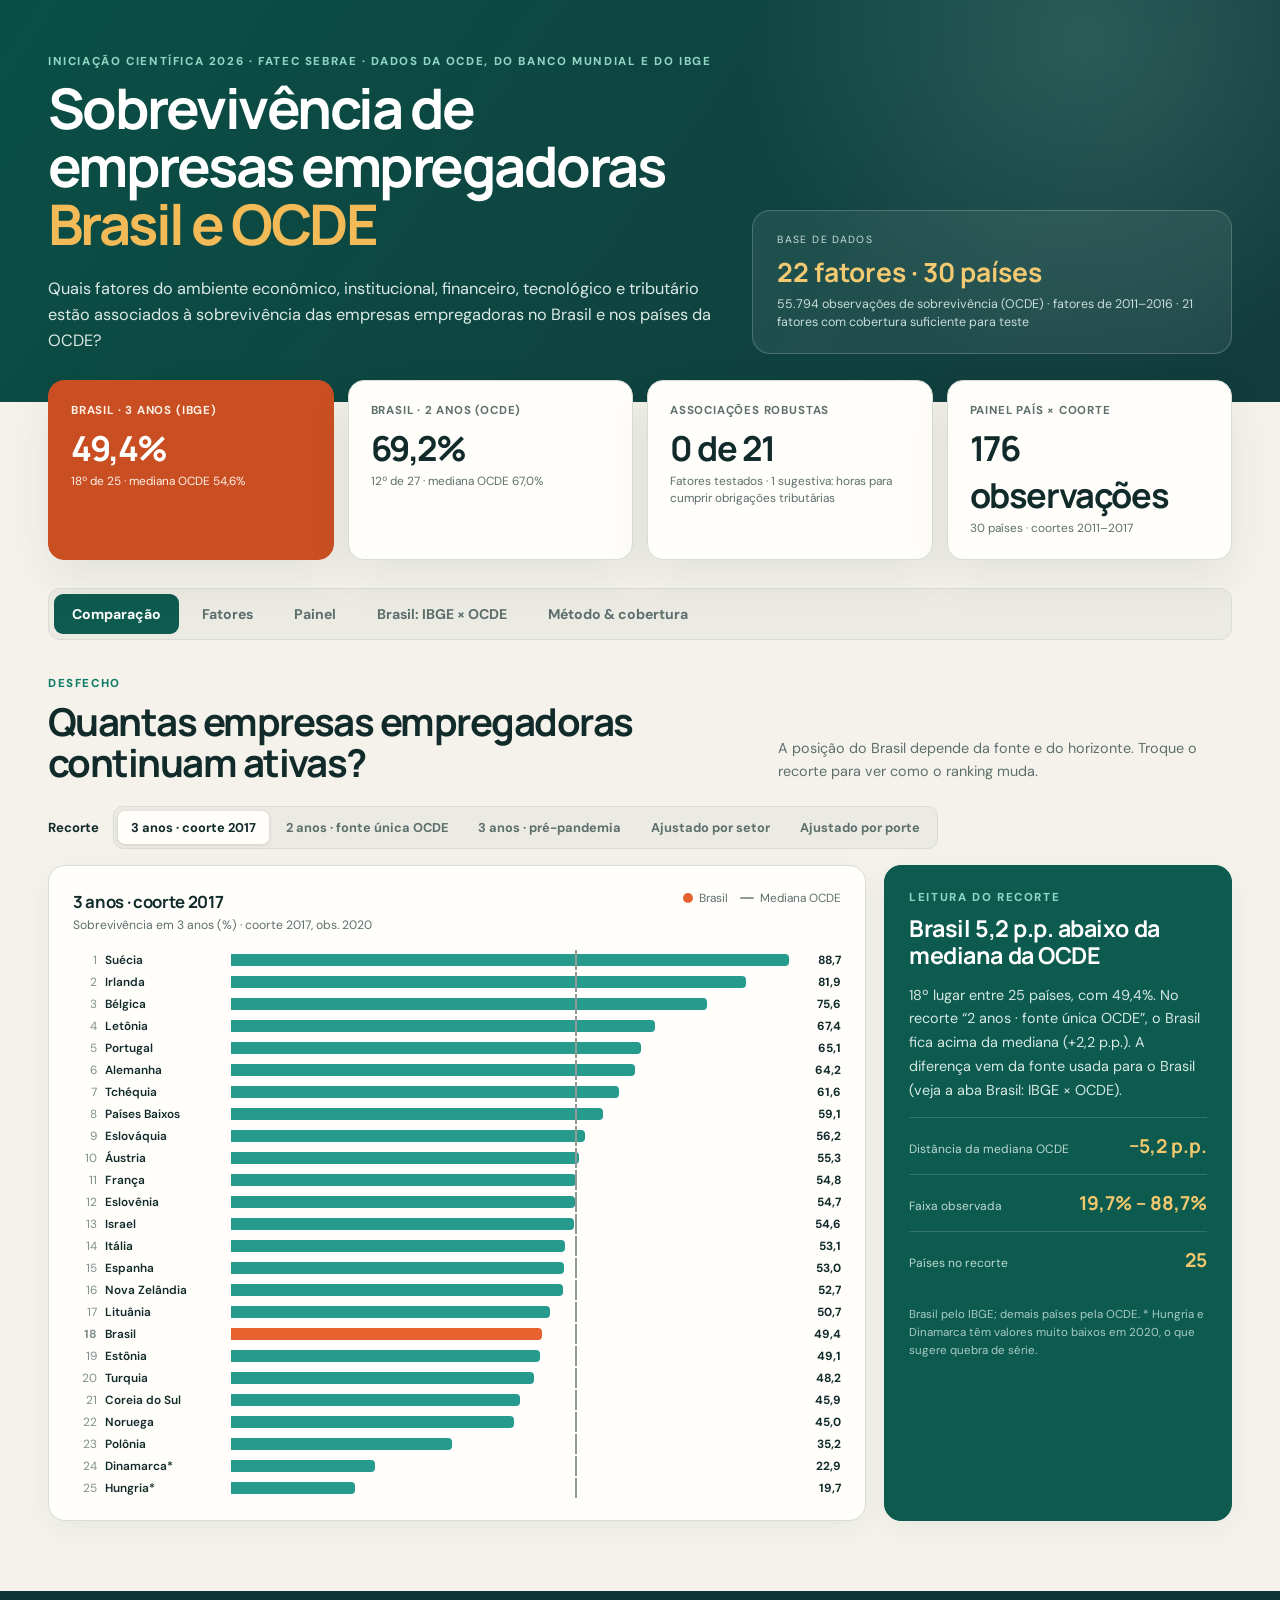
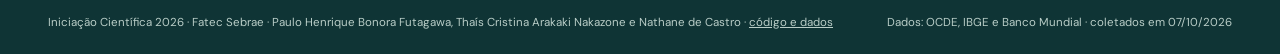
<file: index.html>
<!doctype html>
<html lang="pt-BR">
<head>
  <meta charset="utf-8">
  <meta http-equiv="refresh" content="0; url=dashboard/">
  <title>Sobrevivência de empresas empregadoras: Brasil e OCDE</title>
</head>
<body>
  <p>Redirecionando para o <a href="dashboard/">dashboard</a>…</p>
</body>
</html>
</file>
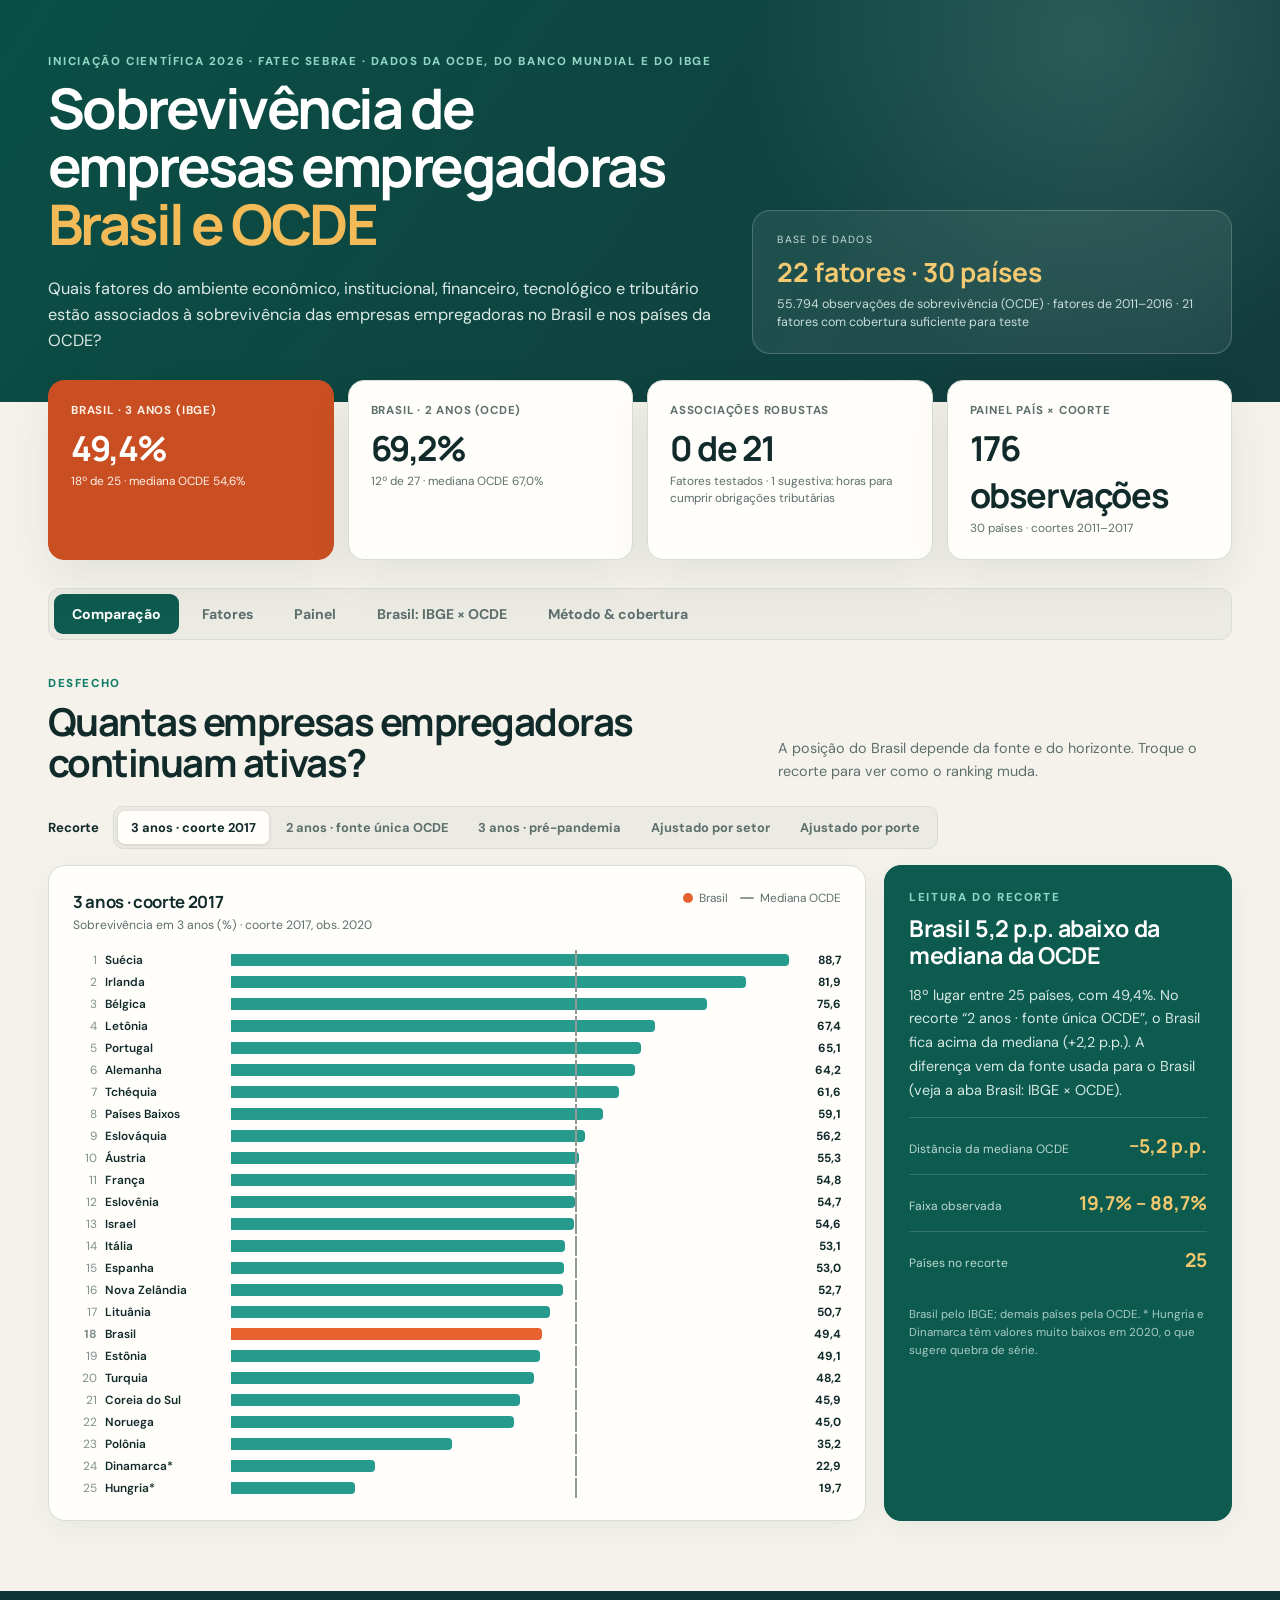
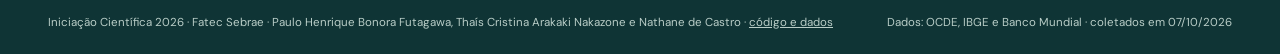
<file: dashboard/index.html>
<!doctype html>
<html lang="pt-BR">
<head>
  <meta charset="utf-8">
  <meta name="viewport" content="width=device-width, initial-scale=1">
  <meta name="description" content="Sobrevivência de empresas empregadoras no Brasil e em países da OCDE: comparação e fatores associados.">
  <title>Sobrevivência de empresas empregadoras: Brasil e OCDE</title>
  <link rel="stylesheet" href="assets/styles.css">
</head>
<body>
  <header class="hero">
    <div class="hero__inner">
      <div>
        <p class="eyebrow">INICIAÇÃO CIENTÍFICA 2026 · FATEC SEBRAE · DADOS DA OCDE, DO BANCO MUNDIAL E DO IBGE</p>
        <h1>Sobrevivência de empresas empregadoras <span>Brasil e OCDE</span></h1>
        <p class="hero__copy">Quais fatores do ambiente econômico, institucional, financeiro, tecnológico e tributário estão associados à sobrevivência das empresas empregadoras no Brasil e nos países da OCDE?</p>
      </div>
      <div class="hero__stamp" aria-label="Base de dados">
        <small>BASE DE DADOS</small>
        <strong id="stamp-main">—</strong>
        <span id="stamp-sub">—</span>
      </div>
    </div>
  </header>

  <main>
    <section class="kpis" aria-label="Indicadores principais">
      <article class="kpi kpi--accent"><span>Brasil · 3 anos (IBGE)</span><strong id="kpi-a1">—</strong><small id="kpi-a1-sub">—</small></article>
      <article class="kpi"><span>Brasil · 2 anos (OCDE)</span><strong id="kpi-b">—</strong><small id="kpi-b-sub">—</small></article>
      <article class="kpi"><span>Associações robustas</span><strong id="kpi-robust">—</strong><small id="kpi-robust-sub">—</small></article>
      <article class="kpi"><span>Painel país × coorte</span><strong id="kpi-panel">—</strong><small id="kpi-panel-sub">—</small></article>
    </section>

    <nav class="tabs" aria-label="Seções do dashboard" role="tablist">
      <button class="tab is-active" data-tab="comparison" role="tab">Comparação</button>
      <button class="tab" data-tab="factors" role="tab">Fatores</button>
      <button class="tab" data-tab="panel" role="tab">Painel</button>
      <button class="tab" data-tab="brazil" role="tab">Brasil: IBGE × OCDE</button>
      <button class="tab" data-tab="method" role="tab">Método & cobertura</button>
    </nav>

    <!-- COMPARAÇÃO -->
    <section class="tab-panel is-active" id="comparison">
      <div class="section-heading">
        <div><p class="eyebrow">DESFECHO</p><h2>Quantas empresas empregadoras continuam ativas?</h2></div>
        <p>A posição do Brasil depende da fonte e do horizonte. Troque o recorte para ver como o ranking muda.</p>
      </div>
      <div class="filter-row">
        <label for="design-select">Recorte</label>
        <div class="segmented" id="design-select" role="radiogroup" aria-label="Recorte analítico"></div>
      </div>
      <div class="grid grid--ranking">
        <article class="card chart-card">
          <div class="card__header">
            <div><h3 id="ranking-title">—</h3><p id="ranking-sub">—</p></div>
            <span class="legend"><i class="sw sw--brazil"></i>Brasil <i class="sw sw--median"></i>Mediana OCDE</span>
          </div>
          <div id="ranking-chart" class="ranking-chart" aria-label="Ranking das taxas de sobrevivência"></div>
        </article>
        <aside class="card insight-card">
          <p class="eyebrow">LEITURA DO RECORTE</p>
          <h3 id="comparison-headline">—</h3>
          <p id="comparison-text">—</p>
          <div class="mini-stat"><span>Distância da mediana OCDE</span><strong id="median-gap">—</strong></div>
          <div class="mini-stat"><span>Faixa observada</span><strong id="observed-range">—</strong></div>
          <div class="mini-stat"><span>Países no recorte</span><strong id="design-n">—</strong></div>
          <p class="microcopy" id="design-note">—</p>
        </aside>
      </div>
    </section>

    <!-- FATORES -->
    <section class="tab-panel" id="factors">
      <div class="section-heading">
        <div><p class="eyebrow">FATORES ANTERIORES À COORTE</p><h2>O que caminha junto com a sobrevivência?</h2></div>
        <p id="factors-intro">—</p>
      </div>
      <p class="callout" id="tests-note">—</p>
      <div class="filter-row">
        <label for="factor-select">Fator</label>
        <select id="factor-select"></select>
        <label for="factor-design">Recorte</label>
        <select id="factor-design"></select>
      </div>
      <div class="metric-strip">
        <div><span>Pearson r</span><strong id="metric-pearson">—</strong></div>
        <div><span>Spearman (rho)</span><strong id="metric-spearman">—</strong><small id="metric-spearman-p"></small></div>
        <div><span>Países</span><strong id="metric-n">—</strong></div>
        <div><span>p (Pearson)</span><strong id="metric-p">—</strong></div>
        <div><span>q (Benjamini–Hochberg)</span><strong id="metric-q">—</strong></div>
        <div><span>Classificação do fator</span><strong id="metric-evidence">—</strong><small>em todos os recortes</small></div>
      </div>
      <div class="grid grid--factors">
        <article class="card chart-card">
          <div class="card__header">
            <div><h3 id="scatter-title">—</h3><p id="scatter-sub">—</p></div>
            <span class="legend">Cada ponto é um país: <i class="sw sw--brazil"></i>Brasil <i class="sw sw--oecd"></i>país da OCDE</span>
          </div>
          <div id="scatter-chart" class="scatter-wrap"></div>
          <p class="chart-note" id="stability-note">—</p>
        </article>
        <aside class="card">
          <div class="card__header"><div><h3>Como ler a classificação</h3><p>Etiqueta de cada fator na coluna “Classificação” da tabela abaixo.</p></div></div>
          <dl class="evidence-key">
            <dt><span class="badge badge--robusta">Robusta</span></dt><dd>Mesmo sinal em todos os recortes, p &lt; 0,05 em 3 ou mais e q &lt; 0,10 no painel ou em A1.</dd>
            <dt><span class="badge badge--sugestiva">Sugestiva</span></dt><dd>Mesmo sinal em todos os recortes e p &lt; 0,05 em 2 deles.</dd>
            <dt><span class="badge badge--sinal">Mesmo sinal</span></dt><dd>Direção estável, sem significância estatística.</dd>
            <dt><span class="badge badge--inconsistente">Inconsistente</span></dt><dd>O sinal muda entre recortes.</dd>
          </dl>
          <p class="microcopy">Correlação entre países não é efeito causal. Com 25 a 29 países, só correlações acima de |r| ≈ 0,4 costumam ser detectáveis.</p>
        </aside>
      </div>
      <article class="card heatmap-card">
        <div class="card__header">
          <div><h3>Consistência entre recortes</h3><p>Correlação de Pearson (r) de cada fator com a sobrevivência, por recorte; na última coluna, o coeficiente do painel (p.p. por desvio-padrão) · * p &lt; 0,05 antes da correção para múltiplos testes · clique numa linha para ver a dispersão</p></div>
          <div class="scale-legend" aria-hidden="true"><span>−0,5</span><i class="scale-bar"></i><span>+0,5</span></div>
        </div>
        <div class="table-wrap"><table id="heatmap" class="heatmap"><thead></thead><tbody></tbody></table></div>
      </article>
    </section>

    <!-- PAINEL -->
    <section class="tab-panel" id="panel">
      <div class="section-heading">
        <div><p class="eyebrow">PAINEL PAÍS × COORTE</p><h2>Somando várias coortes, o que se mantém?</h2></div>
        <p id="panel-intro">—</p>
      </div>
      <div class="grid grid--panel">
        <article class="card chart-card">
          <div class="card__header">
            <div><h3>Um fator por vez</h3><p>Variação da sobrevivência em 3 anos (p.p.) por 1 desvio-padrão do fator · intervalo de 95%</p></div>
            <span class="legend"><i class="sw sw--sig"></i>p &lt; 0,05 <i class="sw sw--nsig"></i>p ≥ 0,05</span>
          </div>
          <div id="forest-chart" class="forest-wrap"></div>
          <p class="chart-note" id="panel-note">—</p>
        </article>
        <aside class="card">
          <div class="card__header"><div><h3>Modelo conjunto</h3><p id="multi-sub">—</p></div></div>
          <div id="multi-chart" class="forest-wrap forest-wrap--small"></div>
          <p class="microcopy">Um fator por dimensão, escolhido antes de estimar. O coeficiente de usuários de internet é negativo e o mais significativo do modelo, mas não tem interpretação teórica clara; pode refletir a correlação com a qualidade regulatória (VIF 3,3 e 4,0). Por isso, o modelo conjunto deve ser lido com cautela.</p>
        </aside>
      </div>
    </section>

    <!-- BRASIL -->
    <section class="tab-panel" id="brazil">
      <div class="section-heading">
        <div><p class="eyebrow">FONTES PARA O BRASIL</p><h2>Mesmo país, mesma coorte, duas respostas</h2></div>
        <p>IBGE e OCDE concordam no primeiro ano e se afastam a partir do segundo. Por isso, a posição do Brasil no ranking exige ressalva.</p>
      </div>
      <div class="grid grid--brazil">
        <article class="card chart-card">
          <div class="card__header">
            <div><h3>Coorte de 2017</h3><p>Sobrevivência por idade da empresa (%)</p></div>
            <span class="legend"><i class="sw sw--brazil"></i>Brasil · IBGE <i class="sw sw--oecd"></i>Brasil · OCDE <i class="sw sw--median"></i>Mediana OCDE</span>
          </div>
          <div id="brazil-curve" class="curve-wrap"></div>
        </article>
        <aside class="card insight-card">
          <p class="eyebrow">DIVERGÊNCIA</p>
          <h3 id="div-headline">—</h3>
          <p id="div-text">—</p>
          <div id="div-table" class="horizon-list"></div>
          <p class="microcopy">O IBGE considera morta a empresa que encerra a atividade ou fica 24 meses sem empregados. O próximo passo é confirmar o critério usado no envio dos dados brasileiros à OCDE. A coleta cobre a sobrevivência de 1 a 3 anos na base da OCDE; por isso a mediana termina no terceiro ano.</p>
        </aside>
      </div>
      <article class="card">
        <div class="card__header">
          <div><h3>Brasil na série da OCDE</h3><p>Sobrevivência em 1 e 2 anos por ano de observação (%)</p></div>
          <span class="legend"><i class="sw sw--oecd"></i>Brasil · OCDE <i class="sw sw--median"></i>Mediana OCDE</span>
        </div>
        <div class="multiples" id="brazil-multiples"></div>
      </article>
    </section>

    <!-- MÉTODO -->
    <section class="tab-panel" id="method">
      <div class="section-heading">
        <div><p class="eyebrow">TRANSPARÊNCIA</p><h2>Como os recortes foram construídos</h2></div>
        <p>Cada recorte testa as mesmas hipóteses com outro desfecho, período ou ajuste. A ausência de dados aparece na tabela de cobertura.</p>
      </div>
      <div class="grid grid--coverage">
        <article class="card coverage-card">
          <div class="card__header"><div><h3>Cobertura dos fatores (média 2014–2016)</h3><p id="coverage-sub">Países dos recortes A1 e B com dado para cada fator</p></div></div>
          <div class="table-wrap"><table id="coverage-table" class="coverage"><thead></thead><tbody></tbody></table></div>
        </article>
        <aside class="card method-card">
          <p class="eyebrow">RECORTES</p>
          <ol id="design-list"></ol>
          <h3>Fontes oficiais</h3>
          <div id="source-links" class="source-links"></div>
          <h3>Baixar dados</h3>
          <div class="downloads">
            <a class="download" href="assets/corte_A1_coorte2017_3anos.csv" download>Recorte A1 (.csv)</a>
            <a class="download" href="assets/corte_B_coorte2017_2anos.csv" download>Recorte B (.csv)</a>
            <a class="download" href="assets/painel_pais_coorte.csv" download>Painel (.csv)</a>
            <a class="download" href="assets/sintese_evidencia.csv" download>Síntese (.csv)</a>
          </div>
        </aside>
      </div>
      <article class="card limits-card">
        <div class="card__header"><div><h3>Limitações</h3><p>O que os resultados permitem e não permitem afirmar</p></div></div>
        <ul class="limits">
          <li><strong>Doing Business.</strong> Horas e número de pagamentos de tributos, carga sobre o lucro, tempo para abrir empresa e recuperação na insolvência referem-se a uma empresa hipotética padronizada, de porte médio, e não a microempresas reais. O Banco Mundial descontinuou a publicação em 2021, após identificar irregularidades nos dados das edições de 2018 e 2020.</li>
          <li><strong>Recortes não independentes.</strong> Os recortes compartilham países e, em parte, os mesmos dados; não são confirmações separadas de um mesmo resultado.</li>
          <li><strong>Brasil.</strong> O país entra apenas nos recortes A1 e B. No A1, a taxa brasileira vem do IBGE, cuja definição de morte de empresa difere da usada pela OCDE.</li>
          <li><strong>Poder estatístico.</strong> Com 25 a 30 países, só correlações moderadas ou fortes são detectáveis; não encontrar associação não prova que ela não exista.</li>
          <li><strong>Associação, não causa.</strong> O painel tem apenas efeitos fixos de coorte e, portanto, compara países, como as correlações. Os resultados são associações observacionais entre países e não se transferem automaticamente para o nível das empresas.</li>
        </ul>
      </article>
    </section>
  </main>

  <footer><span>Iniciação Científica 2026 · Fatec Sebrae · Paulo Henrique Bonora Futagawa, Thaís Cristina Arakaki Nakazone e Nathane de Castro · <a href="https://github.com/thaisnakazone/IC-2026" target="_blank" rel="noopener">código e dados</a></span><span id="footer-date">Dados: OCDE, IBGE e Banco Mundial</span></footer>
  <div id="tooltip" class="tooltip" role="status" aria-live="polite"></div>
  <script src="assets/data.js"></script>
  <script src="assets/app.js"></script>
</body>
</html>
</file>
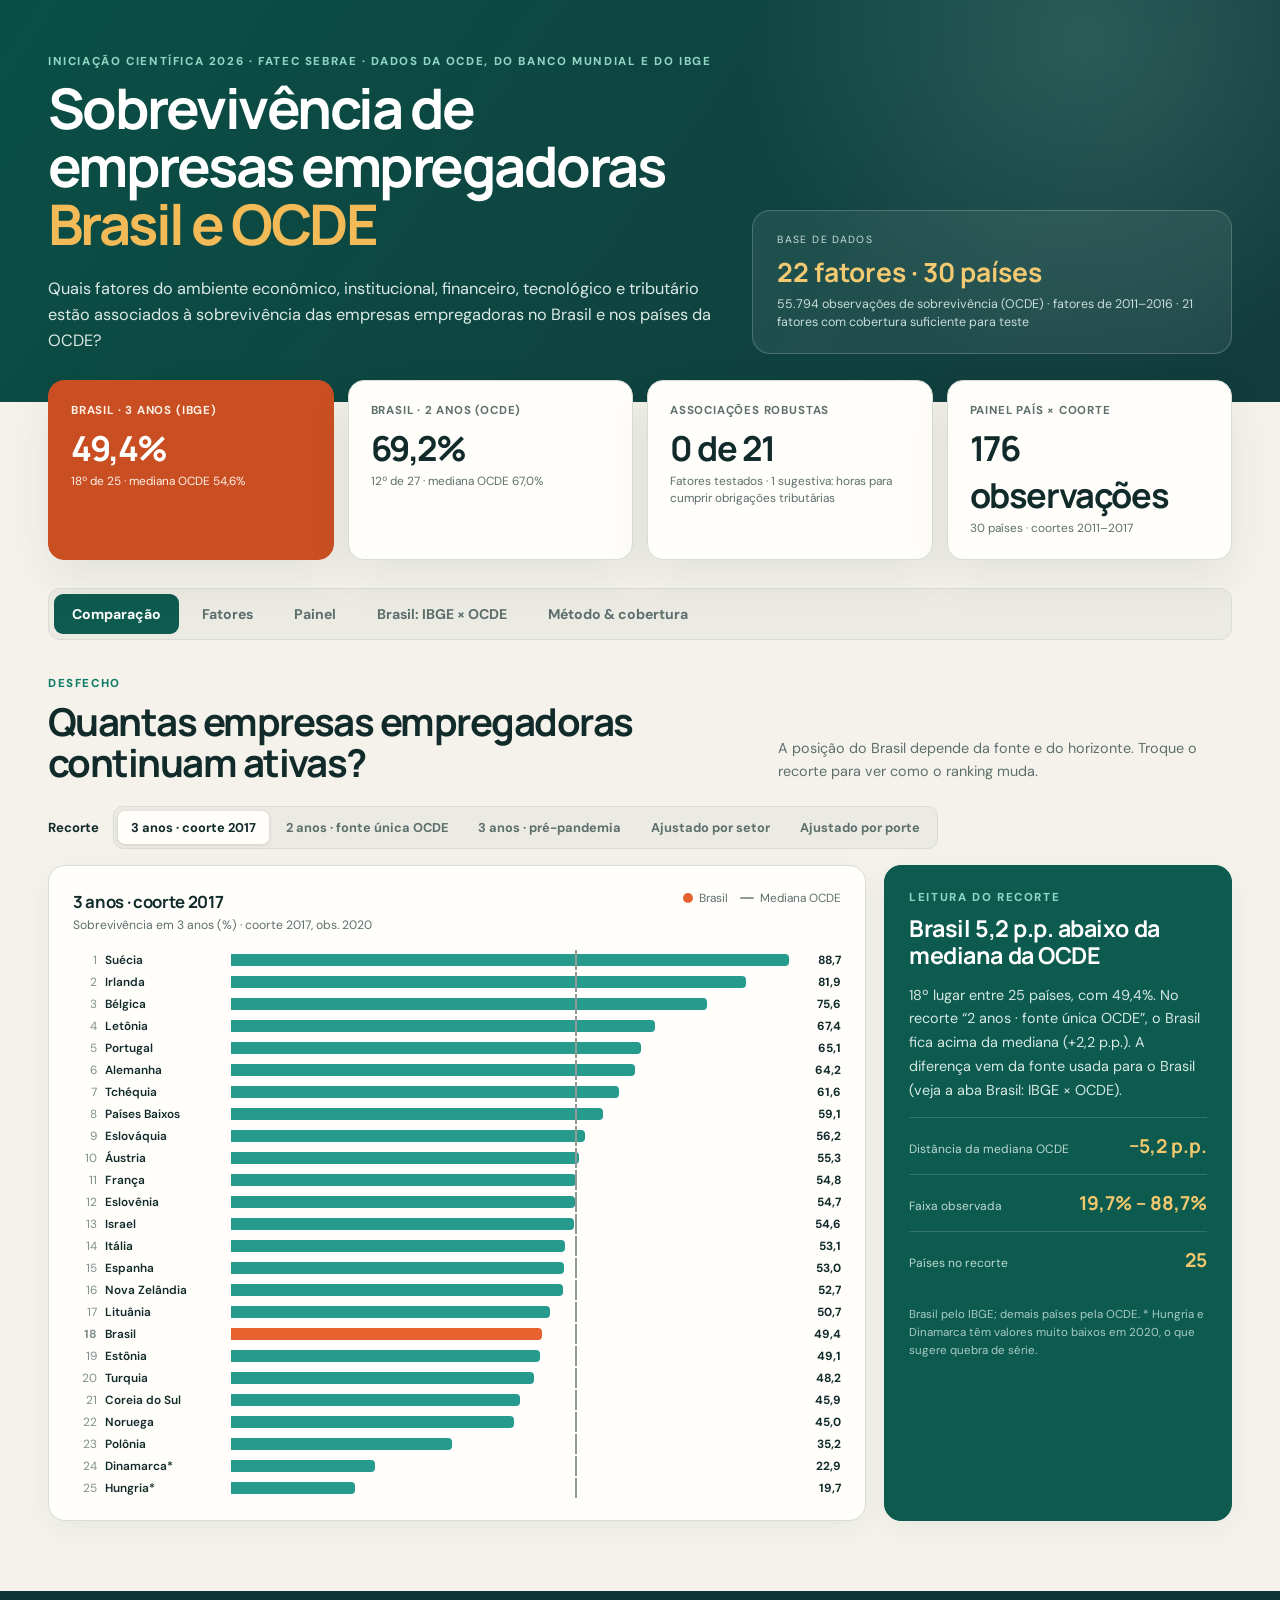
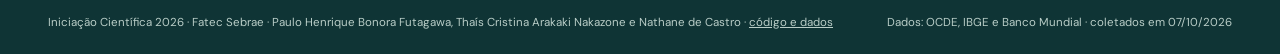
<file: dashboard/sobrevivencia_dashboard.html>
<!doctype html>
<html lang="pt-BR">
<head>
  <meta charset="utf-8">
  <meta name="viewport" content="width=device-width, initial-scale=1">
  <meta name="description" content="Sobrevivência de empresas empregadoras no Brasil e em países da OCDE: comparação e fatores associados.">
  <title>Sobrevivência de empresas empregadoras: Brasil e OCDE</title>
  <style>
@import url('https://fonts.googleapis.com/css2?family=DM+Sans:wght@400;500;600;700&family=Manrope:wght@500;600;700;800&display=swap');

:root {
  --ink: #112a2a;
  --muted: #5d6f6d;
  --faint: #7f8f8c;
  --paper: #f4f2eb;
  --card: #fffefa;
  --line: #d9ddd6;
  --grid: #e7e9e3;
  --axis: #aab6b3;
  --track: #e8ebe6;
  --tabs: #ebeae3;
  --brand: #0d5b4f;
  --brand-ink: #ffffff;
  --accent-text: #0f7a66;
  /* cores de dados (validadas: CVD ΔE 9,6 · contraste ≥ 3:1) */
  --teal: #00897b;
  --orange: #e8622f;
  --gray-mark: #8f9a97;
  --neutral-cell: #f0efec;
  --hero-a: #0a4f46;
  --hero-b: #123b3c;
  --gold: #f2bb58;
  --warn-bg: #fff3df;
  --warn-line: #e8cba7;
  --warn-ink: #764829;
  --shadow: 0 18px 45px rgba(20, 56, 51, .08);
  color-scheme: light;
}

@media (prefers-color-scheme: dark) {
  :root:not([data-theme="light"]) {
    --ink: #e6eeec;
    --muted: #a7b6b3;
    --faint: #8a9a97;
    --paper: #0f1717;
    --card: #162121;
    --line: #2a3938;
    --grid: #233130;
    --axis: #4d5e5b;
    --track: #243231;
    --tabs: #1b2726;
    --brand: #1a7a69;
    --accent-text: #5cc4ae;
    --teal: #26a69a;
    --orange: #f07a4a;
    --gray-mark: #8a9794;
    --neutral-cell: #2b3534;
    --hero-a: #0b3a34;
    --hero-b: #0d2526;
    --warn-bg: #2d2416;
    --warn-line: #5a4526;
    --warn-ink: #f1d3a7;
    --shadow: 0 18px 45px rgba(0, 0, 0, .35);
    color-scheme: dark;
  }
}
:root[data-theme="dark"] {
  --ink: #e6eeec; --muted: #a7b6b3; --faint: #8a9a97; --paper: #0f1717; --card: #162121; --line: #2a3938;
  --grid: #233130; --axis: #4d5e5b; --track: #243231; --tabs: #1b2726; --brand: #1a7a69; --accent-text: #5cc4ae;
  --teal: #26a69a; --orange: #f07a4a; --gray-mark: #8a9794; --neutral-cell: #2b3534; --hero-a: #0b3a34; --hero-b: #0d2526;
  --warn-bg: #2d2416; --warn-line: #5a4526; --warn-ink: #f1d3a7; --shadow: 0 18px 45px rgba(0,0,0,.35); color-scheme: dark;
}

* { box-sizing: border-box; }
html { scroll-behavior: smooth; }
body { margin: 0; color: var(--ink); background: var(--paper); font-family: "DM Sans", system-ui, sans-serif; }
button, select { font: inherit; }
.hero { color: white; background: radial-gradient(circle at 85% 10%, rgba(166,213,200,.18), transparent 30%), linear-gradient(125deg, var(--hero-a), var(--hero-b)); }
.hero__inner { max-width: 1240px; margin: auto; padding: 54px 28px 48px; display: flex; align-items: end; justify-content: space-between; gap: 32px; }
.eyebrow { margin: 0 0 10px; color: var(--accent-text); font-size: .72rem; font-weight: 800; letter-spacing: .14em; text-transform: uppercase; }
.hero .eyebrow { color: #91d5c3; }
h1, h2, h3 { font-family: Manrope, "DM Sans", sans-serif; }
h1 { margin: 0; font-size: clamp(2rem, 4.4vw, 3.5rem); line-height: 1.04; letter-spacing: -.045em; }
h1 span { display: block; }
h1 span { color: var(--gold); }
.hero__copy { max-width: 700px; margin: 22px 0 0; color: #dbeae5; font-size: 1.02rem; line-height: 1.6; }
.hero__stamp { min-width: 250px; padding: 22px 24px; border: 1px solid rgba(255,255,255,.2); border-radius: 18px; background: rgba(255,255,255,.07); }
.hero__stamp small, .hero__stamp span { display: block; color: #c7ddd7; }
.hero__stamp small { font-size: .65rem; letter-spacing: .13em; }
.hero__stamp strong { display: block; margin: 8px 0 5px; color: #f3c971; font-size: 1.65rem; font-family: Manrope, sans-serif; }
.hero__stamp span { font-size: .78rem; line-height: 1.45; }
main { max-width: 1240px; margin: auto; padding: 0 28px 70px; }
.kpis { display: grid; grid-template-columns: repeat(4, 1fr); gap: 14px; margin: -22px 0 28px; position: relative; }
.kpi { min-height: 132px; padding: 22px; border: 1px solid var(--line); border-radius: 16px; background: var(--card); box-shadow: var(--shadow); }
.kpi--accent { color: white; border-color: #c94f22; background: #c94f22; }
.kpi span, .kpi small { display: block; }
.kpi span { color: var(--muted); font-size: .72rem; font-weight: 700; text-transform: uppercase; letter-spacing: .07em; }
.kpi--accent span, .kpi--accent small { color: #fff1e8; }
.kpi strong { display: block; margin: 6px 0 2px; font-family: Manrope, sans-serif; font-size: 2.15rem; letter-spacing: -.04em; }
.kpi small { color: var(--muted); font-size: .74rem; line-height: 1.4; }
.kpi--accent span, .kpi--accent small { color: #fff1e8; }
.tabs { display: flex; gap: 5px; padding: 5px; border: 1px solid var(--line); border-radius: 12px; background: var(--tabs); overflow-x: auto; }
.tab { padding: 11px 18px; color: var(--muted); border: 0; border-radius: 9px; background: transparent; cursor: pointer; white-space: nowrap; font-weight: 700; font-size: .88rem; }
.tab.is-active { color: var(--brand-ink); background: var(--brand); }
.tab:focus-visible, .seg:focus-visible, select:focus-visible { outline: 2px solid var(--orange); outline-offset: 2px; }
.tab-panel { display: none; padding-top: 36px; }
.tab-panel.is-active { display: block; }
.section-heading { display: grid; grid-template-columns: 1.2fr .8fr; gap: 48px; align-items: end; margin-bottom: 22px; }
.section-heading h2 { max-width: 720px; margin: 0; font-size: clamp(1.6rem, 3vw, 2.45rem); line-height: 1.08; letter-spacing: -.04em; }
.section-heading > p { margin: 0; color: var(--muted); line-height: 1.6; font-size: .9rem; }
.filter-row { display: flex; flex-wrap: wrap; align-items: center; gap: 10px 14px; margin-bottom: 16px; }
.filter-row label { font-weight: 700; font-size: .82rem; }
.segmented { display: flex; flex-wrap: wrap; gap: 4px; padding: 4px; border: 1px solid var(--line); border-radius: 10px; background: var(--tabs); }
.seg { padding: 8px 13px; border: 0; border-radius: 7px; background: transparent; color: var(--muted); cursor: pointer; font-size: .8rem; font-weight: 700; }
.seg.is-active { background: var(--card); color: var(--ink); box-shadow: 0 1px 4px rgba(0,0,0,.12); }
select { min-width: 230px; max-width: 100%; padding: 9px 12px; color: var(--ink); border: 1px solid var(--line); border-radius: 9px; background: var(--card); }
.grid { display: grid; gap: 18px; }
.grid--ranking { grid-template-columns: minmax(0, 2fr) minmax(260px, .85fr); }
.grid--factors { grid-template-columns: minmax(0, 1.75fr) minmax(260px, .75fr); margin-bottom: 18px; }
.grid--panel { grid-template-columns: minmax(0, 1.25fr) minmax(300px, 1fr); align-items: start; }
.grid--brazil { grid-template-columns: minmax(0, 1.6fr) minmax(280px, .9fr); margin-bottom: 18px; }
.grid--coverage { grid-template-columns: minmax(0, 1.7fr) minmax(300px, .8fr); }
.card { min-width: 0; padding: 24px; border: 1px solid var(--line); border-radius: 17px; background: var(--card); box-shadow: 0 8px 28px rgba(20,56,51,.05); }
.card__header { display: flex; flex-wrap: wrap; align-items: start; justify-content: space-between; gap: 10px 16px; margin-bottom: 18px; }
.card h3 { margin: 0; font-size: 1.05rem; letter-spacing: -.02em; }
.card__header p { margin: 4px 0 0; color: var(--muted); font-size: .76rem; line-height: 1.45; }
.legend { display: flex; flex-wrap: wrap; align-items: center; gap: 4px 6px; color: var(--muted); font-size: .74rem; }
.sw { display: inline-block; width: 10px; height: 10px; margin-left: 6px; border-radius: 50%; }
.sw--brazil { background: var(--orange); }
.sw--oecd { background: var(--teal); }
.sw--median { width: 14px; height: 2px; border-radius: 1px; background: var(--gray-mark); }
.sw--sig { background: var(--teal); }
.sw--nsig { background: transparent; border: 2px solid var(--gray-mark); }

/* ranking */
.ranking-chart { display: grid; gap: 6px; }
.rank-row { display: grid; grid-template-columns: 24px 118px minmax(80px,1fr) 44px; gap: 8px; align-items: center; font-size: .74rem; }
.rank-number { color: var(--faint); text-align: right; font-variant-numeric: tabular-nums; }
.rank-country { overflow: hidden; text-overflow: ellipsis; white-space: nowrap; font-weight: 600; }
.rank-track { position: relative; height: 12px; }
.rank-bar { display: block; height: 100%; border-radius: 0 4px 4px 0; background: var(--teal); opacity: .85; }
.rank-median { position: absolute; top: -4px; bottom: -4px; width: 2px; background: var(--gray-mark); }
.rank-row.is-brazil { font-weight: 800; }
.rank-row.is-brazil .rank-bar { background: var(--orange); opacity: 1; }
.rank-value { text-align: right; font-weight: 700; font-variant-numeric: tabular-nums; }

/* insight */
.insight-card { color: white; background: #0d5b4f; border-color: #0d5b4f; }
.insight-card .eyebrow { color: #91d5c3; }
.insight-card h3 { margin: 4px 0 14px; font-size: 1.45rem; line-height: 1.18; }
.insight-card > p:not(.eyebrow):not(.microcopy) { color: #d5e7e2; font-size: .9rem; line-height: 1.65; }
.mini-stat { display: flex; align-items: baseline; justify-content: space-between; gap: 12px; padding: 15px 0; border-top: 1px solid rgba(255,255,255,.15); }
.mini-stat span { color: #bdd8d0; font-size: .75rem; }
.mini-stat strong { color: #f2c86e; font-size: 1.2rem; font-family: Manrope, sans-serif; }
.microcopy { margin: 18px 0 0; color: var(--faint); font-size: .72rem; line-height: 1.55; }
.insight-card .microcopy { color: #a9cbc2; }

/* fatores */
.metric-strip { display: grid; grid-template-columns: repeat(6, 1fr); margin-bottom: 18px; border: 1px solid var(--line); border-radius: 14px; background: var(--card); overflow: hidden; }
.metric-strip div { padding: 14px 16px; border-right: 1px solid var(--line); }
.metric-strip div:last-child { border: 0; }
.metric-strip span, .metric-strip strong { display: block; }
.metric-strip span { color: var(--muted); font-size: .66rem; text-transform: uppercase; letter-spacing: .06em; }
.metric-strip strong { margin-top: 4px; font-size: 1.05rem; font-family: Manrope, sans-serif; }
.scatter-wrap, .curve-wrap, .forest-wrap { position: relative; }
.scatter-wrap svg, .curve-wrap svg, .forest-wrap svg, .multiples svg { display: block; width: 100%; height: auto; overflow: visible; }
.axis { stroke: var(--axis); stroke-width: 1; }
.gridline { stroke: var(--grid); stroke-width: 1; }
.zero-line { stroke: var(--axis); stroke-width: 1.5; }
.axis-label, .tick-label { fill: var(--muted); font-family: "DM Sans", sans-serif; font-size: 11px; }
.data-label { fill: var(--ink); font-family: "DM Sans", sans-serif; font-size: 11px; font-weight: 700; }
.point { fill: var(--teal); stroke: var(--card); stroke-width: 2; }
.point--brazil { fill: var(--orange); }
.hit { fill: transparent; cursor: pointer; }
.hit:hover + .point, .hit:focus + .point { stroke: var(--ink); }
.regression { stroke: var(--gray-mark); stroke-width: 2; }
.chart-note { margin: 10px 0 0; padding-top: 12px; border-top: 1px solid var(--line); color: var(--muted); font-size: .74rem; line-height: 1.5; }
.evidence-key { margin: 0; display: grid; gap: 12px; }
.evidence-key dt { margin: 0; }
.evidence-key dd { margin: 4px 0 0; color: var(--muted); font-size: .78rem; line-height: 1.5; }
.badge { display: inline-block; padding: 3px 8px; border-radius: 6px; font-size: .7rem; font-weight: 800; white-space: nowrap; border: 1px solid var(--line); background: var(--card); color: var(--ink); }
.badge::before { content: "–"; display: inline-block; margin-right: 5px; font-weight: 800; color: var(--muted); }
.badge--robusta::before { content: "★"; color: var(--accent-text); }
.badge--sugestiva::before { content: "☆"; color: var(--accent-text); }
.badge--sinal::before { content: "="; }
.badge--inconsistente::before { content: "±"; }
.heatmap-card { padding-bottom: 14px; }
.scale-legend { display: flex; align-items: center; gap: 8px; color: var(--muted); font-size: .72rem; }
.scale-bar { display: inline-block; width: 150px; height: 10px; border-radius: 3px; background: linear-gradient(90deg, var(--orange), var(--neutral-cell), var(--teal)); }
.table-wrap { max-height: 620px; overflow: auto; }
table { width: 100%; border-collapse: collapse; font-size: .76rem; }
th { position: sticky; top: 0; z-index: 1; padding: 9px 8px; color: var(--muted); background: var(--card); border-bottom: 1px solid var(--line); text-align: center; white-space: nowrap; font-weight: 700; }
th:first-child, td:first-child { position: sticky; left: 0; z-index: 2; text-align: left; background: var(--card); }
td { padding: 0; border-bottom: 2px solid var(--card); text-align: center; }
.heatmap td:first-child { padding: 7px 10px 7px 0; white-space: nowrap; }
.heatmap td.dim { padding: 7px 10px; color: var(--muted); font-size: .7rem; white-space: nowrap; text-align: left; }
.heatmap td.cell { min-width: 64px; padding: 7px 6px; border-left: 2px solid var(--card); font-variant-numeric: tabular-nums; }
.heatmap td.cell.sig { font-weight: 800; }
.heatmap td.ev { padding: 6px 8px; text-align: left; }
.heatmap tbody tr { cursor: pointer; }
.heatmap tbody tr:hover td:first-child, .heatmap tbody tr.is-selected td:first-child { color: var(--accent-text); font-weight: 800; }
.coverage td { padding: 7px 6px; border-bottom: 1px solid var(--grid); }
.coverage td:first-child { padding-right: 12px; white-space: nowrap; }
.coverage-dot { display: inline-block; width: 10px; height: 10px; border-radius: 50%; border: 2px solid var(--gray-mark); }
.coverage-dot.has-data { border-color: var(--teal); background: var(--teal); }
.forest-wrap--small { margin-bottom: 4px; }
.ci { stroke: var(--gray-mark); stroke-width: 2; stroke-linecap: round; }
.ci--sig { stroke: var(--teal); }
.est { fill: var(--card); stroke: var(--gray-mark); stroke-width: 2; }
.est--sig { fill: var(--teal); stroke: var(--card); }
.row-label { fill: var(--ink); font-family: "DM Sans", sans-serif; font-size: 11.5px; }
.row-dim { fill: var(--faint); font-family: "DM Sans", sans-serif; font-size: 10px; }
.curve-line { fill: none; stroke: var(--orange); stroke-width: 2; stroke-linejoin: round; stroke-linecap: round; }
.curve-area { fill: var(--orange); opacity: .08; }
.median-line { fill: none; stroke: var(--gray-mark); stroke-width: 2; stroke-linejoin: round; }
.oecd-line { fill: none; stroke: var(--teal); stroke-width: 2; stroke-linejoin: round; }
.dot-brazil { fill: var(--orange); stroke: var(--card); stroke-width: 2; }
.dot-oecd { fill: var(--teal); stroke: var(--card); stroke-width: 2; }
.dot-median { fill: var(--gray-mark); stroke: var(--card); stroke-width: 2; }
.multiples { display: grid; grid-template-columns: 1fr 1fr; gap: 26px; }
.multiples h4 { margin: 0 0 6px; font-size: .82rem; font-family: Manrope, sans-serif; }
.horizon-list { margin-top: 12px; }
.horizon { display: grid; grid-template-columns: 1fr 64px 64px 60px; gap: 6px; align-items: center; padding: 9px 0; border-top: 1px solid rgba(255,255,255,.14); font-size: .76rem; }
.horizon.head { color: #a9cbc2; font-size: .66rem; text-transform: uppercase; letter-spacing: .05em; }
.horizon strong, .horizon span:not(:first-child) { text-align: right; font-variant-numeric: tabular-nums; }
.horizon strong { color: #f2c86e; }
.method-card ol { list-style: none; padding: 0; margin: 0 0 24px; counter-reset: layer; }
.method-card li { position: relative; padding: 12px 0 12px 42px; border-bottom: 1px solid var(--line); counter-increment: layer; }
.method-card li::before { content: counter(layer); position: absolute; left: 0; top: 12px; display: grid; place-items: center; width: 26px; height: 26px; color: white; border-radius: 50%; background: #0d5b4f; font-weight: 800; font-size: .7rem; }
.method-card li strong, .method-card li span { display: block; }
.method-card li strong { font-size: .8rem; }
.method-card li span { margin-top: 3px; color: var(--muted); font-size: .72rem; line-height: 1.45; }
.method-card h3 { margin-top: 6px; }
.source-links { display: grid; gap: 8px; margin: 12px 0 22px; }
.source-links a { color: var(--accent-text); font-size: .76rem; text-decoration: none; line-height: 1.4; }
.source-links a:hover { text-decoration: underline; }
.downloads { display: flex; flex-wrap: wrap; gap: 8px; margin-top: 12px; }
.download { display: inline-block; padding: 9px 12px; color: white; border-radius: 9px; background: #0d5b4f; text-decoration: none; font-weight: 700; font-size: .74rem; }
footer { display: flex; justify-content: space-between; gap: 20px; padding: 24px max(28px, calc((100% - 1184px)/2)); color: #b9cdc7; background: #0f3435; font-size: .72rem; }
.tooltip { position: fixed; z-index: 20; display: none; max-width: 240px; padding: 9px 11px; color: white; border-radius: 8px; background: rgba(17,42,42,.95); box-shadow: var(--shadow); pointer-events: none; font-size: .74rem; line-height: 1.45; }

@media (max-width: 900px) {
  .hero__inner { align-items: start; flex-direction: column; }
  .kpis { grid-template-columns: repeat(2,1fr); }
  .section-heading, .grid--ranking, .grid--factors, .grid--panel, .grid--brazil, .grid--coverage { grid-template-columns: 1fr; }
  .section-heading { gap: 12px; }
  .metric-strip { grid-template-columns: repeat(3,1fr); }
  .metric-strip div:nth-child(3) { border-right: 0; }
  .metric-strip div:nth-child(n+4) { border-top: 1px solid var(--line); }
}
@media (max-width: 560px) {
  .hero__inner, main { padding-left: 16px; padding-right: 16px; }
  .hero__stamp { width: 100%; min-width: 0; }
  .kpi { padding: 16px; min-height: 112px; }
  .kpi strong { font-size: 1.6rem; }
  .card { padding: 16px; }
  .filter-row { align-items: stretch; flex-direction: column; }
  select { width: 100%; min-width: 0; }
  .metric-strip { grid-template-columns: 1fr 1fr; }
  .metric-strip div { border-bottom: 1px solid var(--line); }
  .metric-strip div:nth-child(3) { border-right: 1px solid var(--line); }
  .metric-strip div:nth-child(even) { border-right: 0; }
  .rank-row { grid-template-columns: 20px 86px minmax(50px,1fr) 38px; }
  .multiples { grid-template-columns: 1fr; }
  footer { flex-direction: column; }
}
.heatmap-card .table-wrap { max-height: none; }
.coverage-card .table-wrap { max-height: none; }
.coverage td.dim { color: var(--muted); font-size: .7rem; white-space: nowrap; text-align: left; }
.coverage td.cov { white-space: nowrap; text-align: left; }
.cov-track { display: inline-block; width: 90px; height: 8px; margin-right: 8px; border-radius: 4px; background: var(--track); vertical-align: middle; overflow: hidden; }
.cov-track i { display: block; height: 100%; background: var(--teal); border-radius: 0 4px 4px 0; }
.coverage td.cov b { font-variant-numeric: tabular-nums; font-size: .74rem; }
.coverage td.miss { text-align: left; color: var(--muted); font-size: .72rem; line-height: 1.4; min-width: 160px; }

/* v4 */
.callout { margin: 0 0 18px; padding: 13px 16px; border: 1px solid var(--line); border-left: 4px solid var(--orange); border-radius: 10px; background: var(--card); color: var(--ink); font-size: .84rem; line-height: 1.55; }
.metric-strip small { display: block; margin-top: 2px; color: var(--muted); font-size: .68rem; }
.regression--extra { stroke-dasharray: 5 5; opacity: .6; }
.heatmap th small { display: block; margin-top: 1px; color: var(--faint); font-size: .6rem; font-weight: 500; }
.heatmap td.panel-col, .heatmap th.panel-col { border-left: 10px solid var(--card); }
.heatmap td.panel-col { background: transparent; color: var(--ink); box-shadow: inset 2px 0 0 var(--line); }
.limits-card { margin-top: 18px; }
.limits { margin: 0; padding-left: 18px; display: grid; gap: 9px; color: var(--muted); font-size: .8rem; line-height: 1.55; }
.limits strong { color: var(--ink); }
footer a { color: inherit; }
@media (max-width: 560px) {
  .tabs { flex-wrap: wrap; }
  .tab { padding: 9px 12px; }
}

</style>
</head>
<body>
  <header class="hero">
    <div class="hero__inner">
      <div>
        <p class="eyebrow">INICIAÇÃO CIENTÍFICA 2026 · FATEC SEBRAE · DADOS DA OCDE, DO BANCO MUNDIAL E DO IBGE</p>
        <h1>Sobrevivência de empresas empregadoras <span>Brasil e OCDE</span></h1>
        <p class="hero__copy">Quais fatores do ambiente econômico, institucional, financeiro, tecnológico e tributário estão associados à sobrevivência das empresas empregadoras no Brasil e nos países da OCDE?</p>
      </div>
      <div class="hero__stamp" aria-label="Base de dados">
        <small>BASE DE DADOS</small>
        <strong id="stamp-main">—</strong>
        <span id="stamp-sub">—</span>
      </div>
    </div>
  </header>

  <main>
    <section class="kpis" aria-label="Indicadores principais">
      <article class="kpi kpi--accent"><span>Brasil · 3 anos (IBGE)</span><strong id="kpi-a1">—</strong><small id="kpi-a1-sub">—</small></article>
      <article class="kpi"><span>Brasil · 2 anos (OCDE)</span><strong id="kpi-b">—</strong><small id="kpi-b-sub">—</small></article>
      <article class="kpi"><span>Associações robustas</span><strong id="kpi-robust">—</strong><small id="kpi-robust-sub">—</small></article>
      <article class="kpi"><span>Painel país × coorte</span><strong id="kpi-panel">—</strong><small id="kpi-panel-sub">—</small></article>
    </section>

    <nav class="tabs" aria-label="Seções do dashboard" role="tablist">
      <button class="tab is-active" data-tab="comparison" role="tab">Comparação</button>
      <button class="tab" data-tab="factors" role="tab">Fatores</button>
      <button class="tab" data-tab="panel" role="tab">Painel</button>
      <button class="tab" data-tab="brazil" role="tab">Brasil: IBGE × OCDE</button>
      <button class="tab" data-tab="method" role="tab">Método & cobertura</button>
    </nav>

    <!-- COMPARAÇÃO -->
    <section class="tab-panel is-active" id="comparison">
      <div class="section-heading">
        <div><p class="eyebrow">DESFECHO</p><h2>Quantas empresas empregadoras continuam ativas?</h2></div>
        <p>A posição do Brasil depende da fonte e do horizonte. Troque o recorte para ver como o ranking muda.</p>
      </div>
      <div class="filter-row">
        <label for="design-select">Recorte</label>
        <div class="segmented" id="design-select" role="radiogroup" aria-label="Recorte analítico"></div>
      </div>
      <div class="grid grid--ranking">
        <article class="card chart-card">
          <div class="card__header">
            <div><h3 id="ranking-title">—</h3><p id="ranking-sub">—</p></div>
            <span class="legend"><i class="sw sw--brazil"></i>Brasil <i class="sw sw--median"></i>Mediana OCDE</span>
          </div>
          <div id="ranking-chart" class="ranking-chart" aria-label="Ranking das taxas de sobrevivência"></div>
        </article>
        <aside class="card insight-card">
          <p class="eyebrow">LEITURA DO RECORTE</p>
          <h3 id="comparison-headline">—</h3>
          <p id="comparison-text">—</p>
          <div class="mini-stat"><span>Distância da mediana OCDE</span><strong id="median-gap">—</strong></div>
          <div class="mini-stat"><span>Faixa observada</span><strong id="observed-range">—</strong></div>
          <div class="mini-stat"><span>Países no recorte</span><strong id="design-n">—</strong></div>
          <p class="microcopy" id="design-note">—</p>
        </aside>
      </div>
    </section>

    <!-- FATORES -->
    <section class="tab-panel" id="factors">
      <div class="section-heading">
        <div><p class="eyebrow">FATORES ANTERIORES À COORTE</p><h2>O que caminha junto com a sobrevivência?</h2></div>
        <p id="factors-intro">—</p>
      </div>
      <p class="callout" id="tests-note">—</p>
      <div class="filter-row">
        <label for="factor-select">Fator</label>
        <select id="factor-select"></select>
        <label for="factor-design">Recorte</label>
        <select id="factor-design"></select>
      </div>
      <div class="metric-strip">
        <div><span>Pearson r</span><strong id="metric-pearson">—</strong></div>
        <div><span>Spearman (rho)</span><strong id="metric-spearman">—</strong><small id="metric-spearman-p"></small></div>
        <div><span>Países</span><strong id="metric-n">—</strong></div>
        <div><span>p (Pearson)</span><strong id="metric-p">—</strong></div>
        <div><span>q (Benjamini–Hochberg)</span><strong id="metric-q">—</strong></div>
        <div><span>Classificação do fator</span><strong id="metric-evidence">—</strong><small>em todos os recortes</small></div>
      </div>
      <div class="grid grid--factors">
        <article class="card chart-card">
          <div class="card__header">
            <div><h3 id="scatter-title">—</h3><p id="scatter-sub">—</p></div>
            <span class="legend">Cada ponto é um país: <i class="sw sw--brazil"></i>Brasil <i class="sw sw--oecd"></i>país da OCDE</span>
          </div>
          <div id="scatter-chart" class="scatter-wrap"></div>
          <p class="chart-note" id="stability-note">—</p>
        </article>
        <aside class="card">
          <div class="card__header"><div><h3>Como ler a classificação</h3><p>Etiqueta de cada fator na coluna “Classificação” da tabela abaixo.</p></div></div>
          <dl class="evidence-key">
            <dt><span class="badge badge--robusta">Robusta</span></dt><dd>Mesmo sinal em todos os recortes, p &lt; 0,05 em 3 ou mais e q &lt; 0,10 no painel ou em A1.</dd>
            <dt><span class="badge badge--sugestiva">Sugestiva</span></dt><dd>Mesmo sinal em todos os recortes e p &lt; 0,05 em 2 deles.</dd>
            <dt><span class="badge badge--sinal">Mesmo sinal</span></dt><dd>Direção estável, sem significância estatística.</dd>
            <dt><span class="badge badge--inconsistente">Inconsistente</span></dt><dd>O sinal muda entre recortes.</dd>
          </dl>
          <p class="microcopy">Correlação entre países não é efeito causal. Com 25 a 29 países, só correlações acima de |r| ≈ 0,4 costumam ser detectáveis.</p>
        </aside>
      </div>
      <article class="card heatmap-card">
        <div class="card__header">
          <div><h3>Consistência entre recortes</h3><p>Correlação de Pearson (r) de cada fator com a sobrevivência, por recorte; na última coluna, o coeficiente do painel (p.p. por desvio-padrão) · * p &lt; 0,05 antes da correção para múltiplos testes · clique numa linha para ver a dispersão</p></div>
          <div class="scale-legend" aria-hidden="true"><span>−0,5</span><i class="scale-bar"></i><span>+0,5</span></div>
        </div>
        <div class="table-wrap"><table id="heatmap" class="heatmap"><thead></thead><tbody></tbody></table></div>
      </article>
    </section>

    <!-- PAINEL -->
    <section class="tab-panel" id="panel">
      <div class="section-heading">
        <div><p class="eyebrow">PAINEL PAÍS × COORTE</p><h2>Somando várias coortes, o que se mantém?</h2></div>
        <p id="panel-intro">—</p>
      </div>
      <div class="grid grid--panel">
        <article class="card chart-card">
          <div class="card__header">
            <div><h3>Um fator por vez</h3><p>Variação da sobrevivência em 3 anos (p.p.) por 1 desvio-padrão do fator · intervalo de 95%</p></div>
            <span class="legend"><i class="sw sw--sig"></i>p &lt; 0,05 <i class="sw sw--nsig"></i>p ≥ 0,05</span>
          </div>
          <div id="forest-chart" class="forest-wrap"></div>
          <p class="chart-note" id="panel-note">—</p>
        </article>
        <aside class="card">
          <div class="card__header"><div><h3>Modelo conjunto</h3><p id="multi-sub">—</p></div></div>
          <div id="multi-chart" class="forest-wrap forest-wrap--small"></div>
          <p class="microcopy">Um fator por dimensão, escolhido antes de estimar. O coeficiente de usuários de internet é negativo e o mais significativo do modelo, mas não tem interpretação teórica clara; pode refletir a correlação com a qualidade regulatória (VIF 3,3 e 4,0). Por isso, o modelo conjunto deve ser lido com cautela.</p>
        </aside>
      </div>
    </section>

    <!-- BRASIL -->
    <section class="tab-panel" id="brazil">
      <div class="section-heading">
        <div><p class="eyebrow">FONTES PARA O BRASIL</p><h2>Mesmo país, mesma coorte, duas respostas</h2></div>
        <p>IBGE e OCDE concordam no primeiro ano e se afastam a partir do segundo. Por isso, a posição do Brasil no ranking exige ressalva.</p>
      </div>
      <div class="grid grid--brazil">
        <article class="card chart-card">
          <div class="card__header">
            <div><h3>Coorte de 2017</h3><p>Sobrevivência por idade da empresa (%)</p></div>
            <span class="legend"><i class="sw sw--brazil"></i>Brasil · IBGE <i class="sw sw--oecd"></i>Brasil · OCDE <i class="sw sw--median"></i>Mediana OCDE</span>
          </div>
          <div id="brazil-curve" class="curve-wrap"></div>
        </article>
        <aside class="card insight-card">
          <p class="eyebrow">DIVERGÊNCIA</p>
          <h3 id="div-headline">—</h3>
          <p id="div-text">—</p>
          <div id="div-table" class="horizon-list"></div>
          <p class="microcopy">O IBGE considera morta a empresa que encerra a atividade ou fica 24 meses sem empregados. O próximo passo é confirmar o critério usado no envio dos dados brasileiros à OCDE. A coleta cobre a sobrevivência de 1 a 3 anos na base da OCDE; por isso a mediana termina no terceiro ano.</p>
        </aside>
      </div>
      <article class="card">
        <div class="card__header">
          <div><h3>Brasil na série da OCDE</h3><p>Sobrevivência em 1 e 2 anos por ano de observação (%)</p></div>
          <span class="legend"><i class="sw sw--oecd"></i>Brasil · OCDE <i class="sw sw--median"></i>Mediana OCDE</span>
        </div>
        <div class="multiples" id="brazil-multiples"></div>
      </article>
    </section>

    <!-- MÉTODO -->
    <section class="tab-panel" id="method">
      <div class="section-heading">
        <div><p class="eyebrow">TRANSPARÊNCIA</p><h2>Como os recortes foram construídos</h2></div>
        <p>Cada recorte testa as mesmas hipóteses com outro desfecho, período ou ajuste. A ausência de dados aparece na tabela de cobertura.</p>
      </div>
      <div class="grid grid--coverage">
        <article class="card coverage-card">
          <div class="card__header"><div><h3>Cobertura dos fatores (média 2014–2016)</h3><p id="coverage-sub">Países dos recortes A1 e B com dado para cada fator</p></div></div>
          <div class="table-wrap"><table id="coverage-table" class="coverage"><thead></thead><tbody></tbody></table></div>
        </article>
        <aside class="card method-card">
          <p class="eyebrow">RECORTES</p>
          <ol id="design-list"></ol>
          <h3>Fontes oficiais</h3>
          <div id="source-links" class="source-links"></div>
          <h3>Baixar dados</h3>
          <div class="downloads">
            <a class="download" href="[data-uri]" download>Recorte A1 (.csv)</a>
            <a class="download" href="[data-uri]" download>Recorte B (.csv)</a>
            <a class="download" href="[data-uri]" download>Painel (.csv)</a>
            <a class="download" href="[data-uri]" download>Síntese (.csv)</a>
          </div>
        </aside>
      </div>
      <article class="card limits-card">
        <div class="card__header"><div><h3>Limitações</h3><p>O que os resultados permitem e não permitem afirmar</p></div></div>
        <ul class="limits">
          <li><strong>Doing Business.</strong> Horas e número de pagamentos de tributos, carga sobre o lucro, tempo para abrir empresa e recuperação na insolvência referem-se a uma empresa hipotética padronizada, de porte médio, e não a microempresas reais. O Banco Mundial descontinuou a publicação em 2021, após identificar irregularidades nos dados das edições de 2018 e 2020.</li>
          <li><strong>Recortes não independentes.</strong> Os recortes compartilham países e, em parte, os mesmos dados; não são confirmações separadas de um mesmo resultado.</li>
          <li><strong>Brasil.</strong> O país entra apenas nos recortes A1 e B. No A1, a taxa brasileira vem do IBGE, cuja definição de morte de empresa difere da usada pela OCDE.</li>
          <li><strong>Poder estatístico.</strong> Com 25 a 30 países, só correlações moderadas ou fortes são detectáveis; não encontrar associação não prova que ela não exista.</li>
          <li><strong>Associação, não causa.</strong> O painel tem apenas efeitos fixos de coorte e, portanto, compara países, como as correlações. Os resultados são associações observacionais entre países e não se transferem automaticamente para o nível das empresas.</li>
        </ul>
      </article>
    </section>
  </main>

  <footer><span>Iniciação Científica 2026 · Fatec Sebrae · Paulo Henrique Bonora Futagawa, Thaís Cristina Arakaki Nakazone e Nathane de Castro · <a href="https://github.com/thaisnakazone/IC-2026" target="_blank" rel="noopener">código e dados</a></span><span id="footer-date">Dados: OCDE, IBGE e Banco Mundial</span></footer>
  <div id="tooltip" class="tooltip" role="status" aria-live="polite"></div>
  <script>
window.DASHBOARD_DATA = {"meta":{"title":"Sobrevivência de empresas empregadoras: Brasil e OCDE","updated":"2026-10-07","stage":"Dados das APIs da OCDE e do Banco Mundial","factors_total":22,"factors_tested":21,"panel":{"n_obs":176,"n_countries":30,"cohorts":[2011,2012,2013,2014,2015,2016,2017]},"multivariate":{"n_obs":172,"n_countries":30,"r2":0.1754565331011947},"invalid_rows":523,"oecd_rows":55794},"designs":{"A1":{"label":"3 anos · coorte 2017","short":"A1","age":3,"window":"2014_2016","outcome":"Sobrevivência em 3 anos (%) · coorte 2017, obs. 2020","note":"Brasil pelo IBGE; demais países pela OCDE. * Hungria e Dinamarca têm valores muito baixos em 2020, o que sugere quebra de série.","flags":["HUN","DNK"],"rows":[{"country_code":"SWE","country_name_pt":"Suécia","survival_rate_pct":88.73,"rank":1},{"country_code":"IRL","country_name_pt":"Irlanda","survival_rate_pct":81.93,"rank":2},{"country_code":"BEL","country_name_pt":"Bélgica","survival_rate_pct":75.63,"rank":3},{"country_code":"LVA","country_name_pt":"Letônia","survival_rate_pct":67.43,"rank":4},{"country_code":"PRT","country_name_pt":"Portugal","survival_rate_pct":65.11,"rank":5},{"country_code":"DEU","country_name_pt":"Alemanha","survival_rate_pct":64.19,"rank":6},{"country_code":"CZE","country_name_pt":"Tchéquia","survival_rate_pct":61.6,"rank":7},{"country_code":"NLD","country_name_pt":"Países Baixos","survival_rate_pct":59.08,"rank":8},{"country_code":"SVK","country_name_pt":"Eslováquia","survival_rate_pct":56.23,"rank":9},{"country_code":"AUT","country_name_pt":"Áustria","survival_rate_pct":55.28,"rank":10},{"country_code":"FRA","country_name_pt":"França","survival_rate_pct":54.82,"rank":11},{"country_code":"SVN","country_name_pt":"Eslovênia","survival_rate_pct":54.71,"rank":12},{"country_code":"ISR","country_name_pt":"Israel","survival_rate_pct":54.55,"rank":13},{"country_code":"ITA","country_name_pt":"Itália","survival_rate_pct":53.06,"rank":14},{"country_code":"ESP","country_name_pt":"Espanha","survival_rate_pct":52.98,"rank":15},{"country_code":"NZL","country_name_pt":"Nova Zelândia","survival_rate_pct":52.74,"rank":16},{"country_code":"LTU","country_name_pt":"Lituânia","survival_rate_pct":50.73,"rank":17},{"country_code":"BRA","country_name_pt":"Brasil","survival_rate_pct":49.4,"rank":18},{"country_code":"EST","country_name_pt":"Estônia","survival_rate_pct":49.06,"rank":19},{"country_code":"TUR","country_name_pt":"Turquia","survival_rate_pct":48.23,"rank":20},{"country_code":"KOR","country_name_pt":"Coreia do Sul","survival_rate_pct":45.94,"rank":21},{"country_code":"NOR","country_name_pt":"Noruega","survival_rate_pct":44.95,"rank":22},{"country_code":"POL","country_name_pt":"Polônia","survival_rate_pct":35.16,"rank":23},{"country_code":"DNK","country_name_pt":"Dinamarca","survival_rate_pct":22.87,"rank":24},{"country_code":"HUN","country_name_pt":"Hungria","survival_rate_pct":19.66,"rank":25}],"n":25,"oecd_median":54.63,"min":19.66,"max":88.73,"brazil":49.4,"brazil_rank":18},"B":{"label":"2 anos · fonte única OCDE","short":"B","age":2,"window":"2014_2016","outcome":"Sobrevivência em 2 anos (%) · coorte 2017, obs. 2019","note":"Todos os países, inclusive o Brasil, pela mesma fonte (OCDE).","rows":[{"country_code":"SWE","country_name_pt":"Suécia","survival_rate_pct":94.5,"rank":1},{"country_code":"BEL","country_name_pt":"Bélgica","survival_rate_pct":84.01,"rank":2},{"country_code":"LVA","country_name_pt":"Letônia","survival_rate_pct":78.57,"rank":3},{"country_code":"LUX","country_name_pt":"Luxemburgo","survival_rate_pct":77.11,"rank":4},{"country_code":"FRA","country_name_pt":"França","survival_rate_pct":75.95,"rank":5},{"country_code":"DEU","country_name_pt":"Alemanha","survival_rate_pct":75.12,"rank":6},{"country_code":"PRT","country_name_pt":"Portugal","survival_rate_pct":75.11,"rank":7},{"country_code":"CHE","country_name_pt":"Suíça","survival_rate_pct":73.83,"rank":8},{"country_code":"CZE","country_name_pt":"Tchéquia","survival_rate_pct":71.07,"rank":9},{"country_code":"SVK","country_name_pt":"Eslováquia","survival_rate_pct":70.48,"rank":10},{"country_code":"HUN","country_name_pt":"Hungria","survival_rate_pct":69.48,"rank":11},{"country_code":"BRA","country_name_pt":"Brasil","survival_rate_pct":69.18,"rank":12},{"country_code":"NLD","country_name_pt":"Países Baixos","survival_rate_pct":68.95,"rank":13},{"country_code":"CAN","country_name_pt":"Canadá","survival_rate_pct":67.11,"rank":14},{"country_code":"AUT","country_name_pt":"Áustria","survival_rate_pct":66.94,"rank":15},{"country_code":"ISR","country_name_pt":"Israel","survival_rate_pct":66.03,"rank":16},{"country_code":"SVN","country_name_pt":"Eslovênia","survival_rate_pct":65.02,"rank":17},{"country_code":"ITA","country_name_pt":"Itália","survival_rate_pct":64.37,"rank":18},{"country_code":"ESP","country_name_pt":"Espanha","survival_rate_pct":62.52,"rank":19},{"country_code":"TUR","country_name_pt":"Turquia","survival_rate_pct":61.46,"rank":20},{"country_code":"NZL","country_name_pt":"Nova Zelândia","survival_rate_pct":60.8,"rank":21},{"country_code":"LTU","country_name_pt":"Lituânia","survival_rate_pct":58.82,"rank":22},{"country_code":"EST","country_name_pt":"Estônia","survival_rate_pct":58.12,"rank":23},{"country_code":"NOR","country_name_pt":"Noruega","survival_rate_pct":56.37,"rank":24},{"country_code":"KOR","country_name_pt":"Coreia do Sul","survival_rate_pct":54.23,"rank":25},{"country_code":"POL","country_name_pt":"Polônia","survival_rate_pct":41.62,"rank":26},{"country_code":"DNK","country_name_pt":"Dinamarca","survival_rate_pct":32.26,"rank":27}],"n":27,"oecd_median":67.025,"min":32.26,"max":94.5,"brazil":69.18,"brazil_rank":12},"A2":{"label":"3 anos · pré-pandemia","short":"A2","age":3,"window":"2011_2013","outcome":"Sobrevivência média em 3 anos (%) · coortes 2014–2016, obs. 2017–2019","note":"Sem o Brasil: a OCDE não publica 3 anos para o país e o IBGE só cobre a coorte 2017.","rows":[{"country_code":"SWE","country_name_pt":"Suécia","survival_rate_pct":88.14,"rank":1},{"country_code":"IRL","country_name_pt":"Irlanda","survival_rate_pct":80.18,"rank":2},{"country_code":"LUX","country_name_pt":"Luxemburgo","survival_rate_pct":66.2467,"rank":3},{"country_code":"LTU","country_name_pt":"Lituânia","survival_rate_pct":65.1067,"rank":4},{"country_code":"BEL","country_name_pt":"Bélgica","survival_rate_pct":65.05,"rank":5},{"country_code":"PRT","country_name_pt":"Portugal","survival_rate_pct":64.97,"rank":6},{"country_code":"CHE","country_name_pt":"Suíça","survival_rate_pct":64.6867,"rank":7},{"country_code":"SVK","country_name_pt":"Eslováquia","survival_rate_pct":59.9967,"rank":8},{"country_code":"GBR","country_name_pt":"Reino Unido","survival_rate_pct":59.885,"rank":9},{"country_code":"CZE","country_name_pt":"Tchéquia","survival_rate_pct":59.8433,"rank":10},{"country_code":"NLD","country_name_pt":"Países Baixos","survival_rate_pct":59.3133,"rank":11},{"country_code":"DEU","country_name_pt":"Alemanha","survival_rate_pct":58.33,"rank":12},{"country_code":"AUT","country_name_pt":"Áustria","survival_rate_pct":57.8667,"rank":13},{"country_code":"ITA","country_name_pt":"Itália","survival_rate_pct":56.6733,"rank":14},{"country_code":"ISR","country_name_pt":"Israel","survival_rate_pct":55.1833,"rank":15},{"country_code":"EST","country_name_pt":"Estônia","survival_rate_pct":54.45,"rank":16},{"country_code":"SVN","country_name_pt":"Eslovênia","survival_rate_pct":54.23,"rank":17},{"country_code":"HUN","country_name_pt":"Hungria","survival_rate_pct":54.0033,"rank":18},{"country_code":"ESP","country_name_pt":"Espanha","survival_rate_pct":52.9167,"rank":19},{"country_code":"NZL","country_name_pt":"Nova Zelândia","survival_rate_pct":51.6467,"rank":20},{"country_code":"TUR","country_name_pt":"Turquia","survival_rate_pct":50.4567,"rank":21},{"country_code":"NOR","country_name_pt":"Noruega","survival_rate_pct":48.5633,"rank":22},{"country_code":"FRA","country_name_pt":"França","survival_rate_pct":47.245,"rank":23},{"country_code":"KOR","country_name_pt":"Coreia do Sul","survival_rate_pct":46.32,"rank":24},{"country_code":"LVA","country_name_pt":"Letônia","survival_rate_pct":45.3267,"rank":25},{"country_code":"DNK","country_name_pt":"Dinamarca","survival_rate_pct":41.16,"rank":26},{"country_code":"POL","country_name_pt":"Polônia","survival_rate_pct":35.5367,"rank":27},{"country_code":"GRC","country_name_pt":"Grécia","survival_rate_pct":33.955,"rank":28}],"n":28,"oecd_median":55.9283,"min":33.955,"max":88.14},"S_sector":{"label":"Ajustado por setor","short":"Setor","age":3,"window":"2012_2015","outcome":"Índice de sobrevivência em 3 anos ajustado por composição setorial (%)","note":"Efeito-país de regressão com efeitos fixos de setor e de ano (obs. 2017–2019).","rows":[{"country_code":"SWE","country_name_pt":"Suécia","survival_rate_pct":88.3135,"rank":1},{"country_code":"IRL","country_name_pt":"Irlanda","survival_rate_pct":80.3106,"rank":2},{"country_code":"LUX","country_name_pt":"Luxemburgo","survival_rate_pct":68.991,"rank":3},{"country_code":"PRT","country_name_pt":"Portugal","survival_rate_pct":66.5663,"rank":4},{"country_code":"LTU","country_name_pt":"Lituânia","survival_rate_pct":65.9071,"rank":5},{"country_code":"CHE","country_name_pt":"Suíça","survival_rate_pct":65.1292,"rank":6},{"country_code":"BEL","country_name_pt":"Bélgica","survival_rate_pct":64.6909,"rank":7},{"country_code":"SVK","country_name_pt":"Eslováquia","survival_rate_pct":63.3878,"rank":8},{"country_code":"NLD","country_name_pt":"Países Baixos","survival_rate_pct":61.2104,"rank":9},{"country_code":"CZE","country_name_pt":"Tchéquia","survival_rate_pct":61.0133,"rank":10},{"country_code":"ITA","country_name_pt":"Itália","survival_rate_pct":59.3708,"rank":11},{"country_code":"DEU","country_name_pt":"Alemanha","survival_rate_pct":58.8905,"rank":12},{"country_code":"AUT","country_name_pt":"Áustria","survival_rate_pct":58.6894,"rank":13},{"country_code":"ESP","country_name_pt":"Espanha","survival_rate_pct":58.3946,"rank":14},{"country_code":"ISR","country_name_pt":"Israel","survival_rate_pct":56.5694,"rank":15},{"country_code":"SVN","country_name_pt":"Eslovênia","survival_rate_pct":55.9247,"rank":16},{"country_code":"EST","country_name_pt":"Estônia","survival_rate_pct":55.2605,"rank":17},{"country_code":"GBR","country_name_pt":"Reino Unido","survival_rate_pct":54.0924,"rank":18},{"country_code":"HUN","country_name_pt":"Hungria","survival_rate_pct":52.6633,"rank":19},{"country_code":"FIN","country_name_pt":"Finlândia","survival_rate_pct":51.5313,"rank":20},{"country_code":"TUR","country_name_pt":"Turquia","survival_rate_pct":51.2388,"rank":21},{"country_code":"ISL","country_name_pt":"Islândia","survival_rate_pct":49.294,"rank":22},{"country_code":"KOR","country_name_pt":"Coreia do Sul","survival_rate_pct":48.7713,"rank":23},{"country_code":"FRA","country_name_pt":"França","survival_rate_pct":47.7238,"rank":24},{"country_code":"NOR","country_name_pt":"Noruega","survival_rate_pct":47.018,"rank":25},{"country_code":"LVA","country_name_pt":"Letônia","survival_rate_pct":46.9538,"rank":26},{"country_code":"DNK","country_name_pt":"Dinamarca","survival_rate_pct":42.8724,"rank":27},{"country_code":"POL","country_name_pt":"Polônia","survival_rate_pct":37.5846,"rank":28},{"country_code":"GRC","country_name_pt":"Grécia","survival_rate_pct":32.2255,"rank":29}],"n":29,"oecd_median":56.5694,"min":32.2255,"max":88.3135},"S_size":{"label":"Ajustado por porte","short":"Porte","age":3,"window":"2012_2015","outcome":"Índice de sobrevivência em 3 anos ajustado por porte (%)","note":"Efeito-país de regressão com efeitos fixos de faixa de pessoal e de ano (obs. 2017–2019).","rows":[{"country_code":"SWE","country_name_pt":"Suécia","survival_rate_pct":83.1303,"rank":1},{"country_code":"IRL","country_name_pt":"Irlanda","survival_rate_pct":77.8593,"rank":2},{"country_code":"BEL","country_name_pt":"Bélgica","survival_rate_pct":76.5859,"rank":3},{"country_code":"FIN","country_name_pt":"Finlândia","survival_rate_pct":74.7004,"rank":4},{"country_code":"LUX","country_name_pt":"Luxemburgo","survival_rate_pct":72.2621,"rank":5},{"country_code":"PRT","country_name_pt":"Portugal","survival_rate_pct":72.0681,"rank":6},{"country_code":"CZE","country_name_pt":"Tchéquia","survival_rate_pct":71.707,"rank":7},{"country_code":"SVK","country_name_pt":"Eslováquia","survival_rate_pct":68.9059,"rank":8},{"country_code":"NLD","country_name_pt":"Países Baixos","survival_rate_pct":68.6053,"rank":9},{"country_code":"CHE","country_name_pt":"Suíça","survival_rate_pct":67.8198,"rank":10},{"country_code":"LTU","country_name_pt":"Lituânia","survival_rate_pct":65.827,"rank":11},{"country_code":"ISL","country_name_pt":"Islândia","survival_rate_pct":65.1904,"rank":12},{"country_code":"DEU","country_name_pt":"Alemanha","survival_rate_pct":64.3492,"rank":13},{"country_code":"FRA","country_name_pt":"França","survival_rate_pct":64.127,"rank":14},{"country_code":"ITA","country_name_pt":"Itália","survival_rate_pct":62.9624,"rank":15},{"country_code":"ESP","country_name_pt":"Espanha","survival_rate_pct":62.757,"rank":16},{"country_code":"GBR","country_name_pt":"Reino Unido","survival_rate_pct":62.3426,"rank":17},{"country_code":"SVN","country_name_pt":"Eslovênia","survival_rate_pct":62.0403,"rank":18},{"country_code":"AUT","country_name_pt":"Áustria","survival_rate_pct":61.8459,"rank":19},{"country_code":"NOR","country_name_pt":"Noruega","survival_rate_pct":58.8109,"rank":20},{"country_code":"HUN","country_name_pt":"Hungria","survival_rate_pct":57.2411,"rank":21},{"country_code":"EST","country_name_pt":"Estônia","survival_rate_pct":56.9137,"rank":22},{"country_code":"POL","country_name_pt":"Polônia","survival_rate_pct":54.1415,"rank":23},{"country_code":"LVA","country_name_pt":"Letônia","survival_rate_pct":52.4499,"rank":24},{"country_code":"DNK","country_name_pt":"Dinamarca","survival_rate_pct":46.037,"rank":25}],"n":25,"oecd_median":64.3492,"min":46.037,"max":83.1303}},"design_order":["A1","B","A2","S_sector","S_size"],"factors":[{"code":"gdp_growth","name":"Crescimento do PIB","dimension":"Macroeconômico","unit":"% a.a.","source":"Banco Mundial — World Development Indicators (API v2)","transform":null,"expected":"+"},{"code":"inflation","name":"Inflação (IPC)","dimension":"Macroeconômico","unit":"% a.a.","source":"Banco Mundial — World Development Indicators (API v2)","transform":null,"expected":"−"},{"code":"log_gdp_pc","name":"PIB per capita (PPC, log)","dimension":"Macroeconômico","unit":"log US$ PPC","source":"Banco Mundial — World Development Indicators (API v2)","transform":"log","expected":"+"},{"code":"unemployment","name":"Desemprego","dimension":"Macroeconômico","unit":"% força de trabalho","source":"Banco Mundial — World Development Indicators (API v2)","transform":null,"expected":"−"},{"code":"private_credit","name":"Crédito doméstico ao setor privado","dimension":"Financeiro","unit":"% PIB","source":"Banco Mundial — World Development Indicators (API v2)","transform":null,"expected":"+"},{"code":"real_interest","name":"Taxa real de juros","dimension":"Financeiro","unit":"%","source":"Banco Mundial — World Development Indicators (API v2)","transform":null,"expected":"−"},{"code":"insolvency_recovery","name":"Taxa de recuperação na insolvência","dimension":"Financeiro","unit":"centavos por dólar","source":"Banco Mundial — Doing Business (API v2, fonte 1)","transform":null,"expected":"+"},{"code":"regulatory_quality","name":"Qualidade regulatória","dimension":"Institucional","unit":"escore (−2,5 a 2,5)","source":"Banco Mundial — Worldwide Governance Indicators (API v2)","transform":null,"expected":"+"},{"code":"rule_of_law","name":"Estado de direito","dimension":"Institucional","unit":"escore (−2,5 a 2,5)","source":"Banco Mundial — Worldwide Governance Indicators (API v2)","transform":null,"expected":"+"},{"code":"gov_effectiveness","name":"Efetividade do governo","dimension":"Institucional","unit":"escore (−2,5 a 2,5)","source":"Banco Mundial — Worldwide Governance Indicators (API v2)","transform":null,"expected":"+"},{"code":"log_days_start","name":"Tempo para abrir empresa (log)","dimension":"Institucional","unit":"log dias","source":"Banco Mundial — Doing Business (API v2, fonte 1)","transform":"log","expected":"?"},{"code":"internet_users","name":"Usuários de internet","dimension":"Tecnológico","unit":"% população","source":"Banco Mundial — World Development Indicators (API v2)","transform":null,"expected":"+"},{"code":"rd_expenditure","name":"Gasto em P&D","dimension":"Tecnológico","unit":"% PIB","source":"Banco Mundial — World Development Indicators (API v2)","transform":null,"expected":"+"},{"code":"tax_to_gdp","name":"Carga tributária total","dimension":"Tributário","unit":"% PIB","source":"OCDE — Global Revenue Statistics (SDMX)","transform":null,"expected":"?"},{"code":"income_tax_share","name":"Tributos sobre renda e lucro","dimension":"Tributário","unit":"% da receita tributária","source":"OCDE — Global Revenue Statistics (SDMX)","transform":null,"expected":"?"},{"code":"ssc_share","name":"Contribuições sociais","dimension":"Tributário","unit":"% da receita tributária","source":"OCDE — Global Revenue Statistics (SDMX)","transform":null,"expected":"?"},{"code":"consumption_tax_share","name":"Tributos sobre bens e serviços","dimension":"Tributário","unit":"% da receita tributária","source":"OCDE — Global Revenue Statistics (SDMX)","transform":null,"expected":"?"},{"code":"cit_revenue","name":"Receita de IRPJ","dimension":"Tributário","unit":"% PIB","source":"OCDE — Global Revenue Statistics (SDMX)","transform":null,"expected":"?"},{"code":"cit_rate","name":"Alíquota estatutária do IRPJ","dimension":"Tributário","unit":"%","source":"OCDE — Corporate Tax Statistics (SDMX)","transform":null,"expected":"−"},{"code":"total_tax_rate","name":"Carga total sobre o lucro (Doing Business)","dimension":"Tributário","unit":"% do lucro","source":"Banco Mundial — Doing Business (API v2, fonte 1)","transform":null,"expected":"−"},{"code":"log_tax_hours","name":"Horas para cumprir obrigações tributárias (log)","dimension":"Tributário","unit":"log horas/ano","source":"Banco Mundial — Doing Business (API v2, fonte 1)","transform":"log","expected":"−"},{"code":"log_tax_payments","name":"Número de pagamentos de tributos (log)","dimension":"Tributário","unit":"log pagamentos/ano","source":"Banco Mundial — Doing Business (API v2, fonte 1)","transform":"log","expected":"−"}],"factor_windows":{"2014_2016":{"cit_rate":{"AUS":30.0,"AUT":25.0,"BEL":33.99,"BRA":34.0,"CAN":26.5337,"CHE":21.1486,"CHL":22.5,"COL":37.6667,"CRI":30.0,"CZE":19.0,"DEU":29.7688,"DNK":23.3333,"ESP":27.6667,"EST":20.3333,"FIN":20.0,"FRA":36.8111,"GBR":20.3333,"GRC":28.0,"HUN":19.0,"IRL":12.5,"ISL":20.0,"ISR":26.0,"ITA":31.2928,"JPN":32.2333,"KOR":24.2,"LTU":15.0,"LUX":29.22,"LVA":15.0,"MEX":30.0,"NLD":25.0,"NOR":26.3333,"NZL":28.0,"POL":19.0,"PRT":30.1667,"SVK":22.0,"SVN":17.0,"SWE":22.0,"TUR":20.0,"USA":38.999},"cit_revenue":{"AUS":4.3745,"AUT":2.2404,"BEL":3.2689,"BRA":2.9529,"CAN":3.5087,"CHE":2.8835,"CHL":4.2449,"COL":5.1171,"CRI":2.1841,"CZE":3.5702,"DEU":1.7734,"DNK":2.9823,"ESP":2.1203,"EST":1.7919,"FIN":2.1031,"FRA":1.9377,"GBR":2.4319,"GRC":2.1948,"HUN":1.8535,"IRL":2.497,"ISL":2.6198,"ISR":3.0358,"ITA":2.1002,"JPN":3.7407,"KOR":3.0103,"LTU":1.5074,"LUX":4.2484,"LVA":1.6547,"MEX":2.9636,"NLD":2.8158,"NOR":5.0315,"NZL":4.4853,"POL":1.8059,"PRT":3.0068,"SVK":3.4507,"SVN":1.5018,"SWE":2.7827,"TUR":1.5428,"USA":2.0985},"consumption_tax_share":{"AUS":27.1047,"AUT":28.4352,"BEL":24.8233,"BRA":45.0479,"CAN":22.9961,"CHE":21.4676,"CHL":54.6695,"COL":40.8477,"CRI":38.1819,"CZE":33.6281,"DEU":29.6613,"DNK":31.1314,"ESP":30.0821,"EST":42.8389,"FIN":32.8427,"FRA":26.156,"GBR":33.8668,"GRC":40.4937,"HUN":43.3427,"IRL":33.2488,"ISL":29.176,"ISR":38.0887,"ITA":28.244,"JPN":20.3956,"KOR":28.7068,"LTU":40.2269,"LUX":25.8735,"LVA":43.801,"MEX":38.0508,"NLD":30.4343,"NOR":30.3776,"NZL":38.8022,"POL":36.9089,"PRT":39.51,"SVK":35.5868,"SVN":39.9447,"SWE":28.3992,"TUR":44.0125,"USA":16.7722},"gdp_growth":{"AUS":2.507,"AUT":1.3922,"BEL":1.4777,"BRA":-2.1059,"CAN":1.5207,"CHE":1.9698,"CHL":1.8992,"COL":3.1808,"CRI":3.7995,"CZE":3.2616,"DEU":2.0218,"DNK":2.1518,"ESP":2.8322,"EST":2.7513,"FIN":0.8534,"FRA":0.9749,"GBR":2.5024,"GRC":0.1774,"HUN":3.4776,"IRL":11.7442,"ISL":3.9668,"ISR":3.4967,"ITA":0.7068,"JPN":1.137,"KOR":3.1022,"LTU":3.0924,"LUX":3.2899,"LVA":2.81,"MEX":2.3262,"NLD":2.0525,"NOR":1.8104,"NZL":3.7642,"POL":3.7945,"PRT":1.4451,"SVK":3.2776,"SVN":2.7302,"SWE":2.9384,"TUR":4.5767,"USA":2.4296},"gov_effectiveness":{"AUS":1.69,"AUT":1.6413,"BEL":1.5712,"BRA":0.0676,"CAN":1.8794,"CHE":2.0941,"CHL":1.117,"COL":-0.0174,"CRI":0.4682,"CZE":1.0192,"DEU":1.876,"DNK":1.8443,"ESP":1.0482,"EST":1.1515,"FIN":1.9422,"FRA":1.3622,"GBR":1.6012,"GRC":0.2014,"HUN":0.6166,"IRL":1.466,"ISL":1.5253,"ISR":1.4202,"ITA":0.4671,"JPN":1.7583,"KOR":1.2018,"LTU":0.8578,"LUX":1.9136,"LVA":0.7712,"MEX":0.1783,"NLD":1.9287,"NOR":1.9516,"NZL":1.9365,"POL":0.8246,"PRT":1.0223,"SVK":0.7743,"SVN":1.0686,"SWE":1.8366,"TUR":0.3997,"USA":1.5571},"income_tax_share":{"AUS":57.2826,"AUT":28.7125,"BEL":35.6616,"BRA":21.8683,"CAN":48.138,"CHE":46.1672,"CHL":34.3213,"COL":33.1408,"CRI":18.0221,"CZE":21.6992,"DEU":30.6543,"DNK":63.8509,"ESP":28.2899,"EST":22.4915,"FIN":34.9255,"FRA":23.3398,"GBR":34.908,"GRC":22.8761,"HUN":18.2256,"IRL":42.8684,"ISL":42.4895,"ISR":31.0353,"ITA":31.6626,"JPN":31.1572,"KOR":30.2014,"LTU":18.4547,"LUX":36.3958,"LVA":25.2592,"MEX":41.7499,"NLD":26.8459,"NOR":40.1381,"NZL":55.0191,"POL":19.9482,"PRT":29.9779,"SVK":20.9214,"SVN":17.5455,"SWE":35.891,"TUR":20.8623,"USA":48.0541},"inflation":{"AUS":1.7578,"AUT":1.1313,"BEL":0.9584,"BRA":8.0327,"CAN":1.4869,"CHE":-0.5306,"CHL":4.2846,"COL":5.134,"CRI":1.7679,"CZE":0.4456,"DEU":0.6377,"DNK":0.422,"ESP":-0.2847,"EST":-0.1499,"FIN":0.3966,"FRA":0.2429,"GBR":0.9425,"GRC":-1.2913,"HUN":0.0352,"IRL":-0.04,"ISL":1.7915,"ISR":-0.2283,"ITA":0.0619,"JPN":1.1424,"KOR":0.9843,"LTU":0.0417,"LUX":0.4647,"LVA":0.3118,"MEX":3.187,"NLD":0.631,"NOR":2.5876,"NZL":0.7221,"POL":-0.495,"PRT":0.2724,"SVK":-0.3071,"SVN":-0.1271,"SWE":0.2526,"TUR":8.1002,"USA":1.0008},"insolvency_recovery":{"AUS":82.1333,"AUT":82.7,"BEL":89.4333,"BRA":21.3333,"CAN":87.3333,"CHE":46.6,"CHL":31.5,"COL":69.7667,"CRI":26.8,"CZE":66.0333,"DEU":83.8333,"DNK":87.7667,"ESP":73.6,"EST":39.8667,"FIN":90.2,"FRA":77.7333,"GBR":88.6,"GRC":34.9333,"HUN":41.6333,"IRL":87.7,"ISL":84.8333,"ISR":62.0333,"ITA":63.2667,"JPN":92.4333,"KOR":83.7333,"LTU":39.3,"LUX":43.8333,"LVA":48.4667,"MEX":68.7,"NLD":89.0333,"NOR":92.5667,"NZL":83.4333,"POL":58.6333,"PRT":65.3667,"SVK":54.9,"SVN":75.8333,"SWE":76.8667,"TUR":21.7,"USA":82.3},"internet_users":{"AUS":85.0337,"AUT":83.0867,"BEL":85.5233,"BRA":57.9173,"CAN":89.4267,"CHE":86.7437,"CHL":73.7663,"COL":55.5363,"CRI":59.5477,"CZE":75.4607,"DEU":85.983,"DNK":96.431,"ESP":78.4793,"EST":86.6307,"FIN":86.8853,"FRA":80.3423,"GBR":92.7963,"GRC":66.3767,"HUN":75.9157,"IRL":83.4957,"ISL":98.1993,"ISR":77.341,"ITA":58.368,"JPN":91.116,"KOR":90.0987,"LTU":72.6297,"LUX":96.3947,"LVA":78.2897,"MEX":53.7857,"NLD":91.2673,"NOR":96.803,"NZL":85.2333,"POL":69.299,"PRT":67.883,"SVK":79.365,"SVN":73.3947,"SWE":90.9283,"TUR":54.3767,"USA":77.6993},"log_days_start":{"AUS":0.9163,"AUT":3.0755,"BEL":1.5041,"BRA":4.4308,"CAN":0.8386,"CHE":2.3026,"CHL":2.0149,"COL":2.4559,"CRI":3.1282,"CZE":3.3447,"DEU":2.3683,"DNK":1.4324,"ESP":2.6144,"EST":1.3365,"FIN":2.8332,"FRA":1.381,"GBR":1.6,"GRC":2.5649,"HUN":1.9459,"IRL":2.4559,"ISL":2.4707,"ISR":2.4559,"ITA":2.4127,"JPN":2.4114,"KOR":2.0794,"LTU":1.7047,"LUX":2.8034,"LVA":1.9784,"MEX":2.13,"NLD":1.2528,"NOR":1.4607,"NZL":-0.6931,"POL":3.6109,"PRT":1.7918,"SVK":3.2771,"SVN":1.7918,"SWE":2.2215,"TUR":2.3661,"USA":1.7228},"log_gdp_pc":{"AUS":10.9325,"AUT":11.0206,"BEL":10.959,"BRA":9.8188,"CAN":10.9271,"CHE":11.2703,"CHL":10.2315,"COL":9.7271,"CRI":9.9668,"CZE":10.6394,"DEU":10.9986,"DNK":11.0387,"ESP":10.666,"EST":10.5052,"FIN":10.881,"FRA":10.833,"GBR":10.829,"GRC":10.3528,"HUN":10.3534,"IRL":11.2295,"ISL":11.0386,"ISR":10.6261,"ITA":10.7658,"JPN":10.7015,"KOR":10.7123,"LTU":10.471,"LUX":11.7854,"LVA":10.3251,"MEX":9.9689,"NLD":11.0529,"NOR":11.3795,"NZL":10.7159,"POL":10.3595,"PRT":10.4868,"SVK":10.409,"SVN":10.5614,"SWE":10.9766,"TUR":10.1573,"USA":11.0687},"log_tax_hours":{"AUS":4.654,"AUT":4.8752,"BEL":4.9102,"BRA":7.7821,"CAN":4.8752,"CHE":4.1431,"CHL":5.6733,"COL":5.4765,"CRI":5.0428,"CZE":5.4145,"DEU":5.3845,"DNK":4.8828,"ESP":5.0682,"EST":4.2714,"FIN":4.5326,"FRA":4.9248,"GBR":4.654,"GRC":5.2627,"HUN":5.624,"IRL":4.3861,"ISL":4.9416,"ISR":5.4765,"ITA":5.5567,"JPN":5.116,"KOR":5.2347,"LTU":5.1417,"LUX":4.0073,"LVA":5.2174,"MEX":5.5434,"NLD":4.7847,"NOR":4.4188,"NZL":5.0239,"POL":5.6151,"PRT":5.5755,"SVK":5.2756,"SVN":5.451,"SWE":4.804,"TUR":5.4062,"USA":5.1648},"log_tax_payments":{"AUS":2.3979,"AUT":2.4849,"BEL":2.3979,"BRA":2.2628,"CAN":2.0794,"CHE":2.9444,"CHL":1.9459,"COL":2.4269,"CRI":2.5944,"CZE":2.0794,"DEU":2.1972,"DNK":2.3026,"ESP":2.158,"EST":2.0794,"FIN":2.0794,"FRA":2.1972,"GBR":2.0794,"GRC":2.0794,"HUN":2.3979,"IRL":2.1972,"ISL":3.0445,"ISR":3.3322,"ITA":2.6144,"JPN":2.9444,"KOR":2.4559,"LTU":2.3979,"LUX":3.1355,"LVA":1.9459,"MEX":1.7918,"NLD":2.1972,"NOR":1.3863,"NZL":2.0349,"POL":2.2788,"PRT":2.0794,"SVK":2.5228,"SVN":2.3026,"SWE":1.7918,"TUR":2.3026,"USA":2.3609},"private_credit":{"AUS":135.26,"AUT":86.13,"BEL":60.6767,"BRA":65.0177,"CHE":164.5167,"CHL":108.5433,"COL":45.448,"CRI":55.621,"CZE":49.6417,"DEU":76.7877,"DNK":170.3167,"ESP":119.4933,"EST":67.4527,"FIN":94.3783,"FRA":95.4503,"GBR":132.0567,"GRC":113.32,"HUN":36.983,"IRL":59.0067,"ISL":87.5437,"ISR":65.276,"ITA":86.5317,"JPN":159.8633,"KOR":126.4633,"LTU":41.742,"LUX":91.4477,"LVA":50.526,"MEX":30.655,"NLD":112.68,"NOR":132.86,"NZL":151.99,"POL":53.4283,"PRT":120.3433,"SVK":52.8353,"SVN":50.8393,"SWE":129.0033,"TUR":66.3037,"USA":184.9167},"rd_expenditure":{"AUS":1.9197,"AUT":3.1051,"BEL":2.4422,"BRA":1.25,"CAN":1.7125,"CHE":3.0458,"CHL":0.3769,"COL":0.313,"CRI":0.4788,"CZE":1.8347,"DEU":2.8611,"DNK":3.0272,"ESP":1.2088,"EST":1.3558,"FIN":2.933,"FRA":2.2401,"GBR":2.287,"GRC":0.9409,"HUN":1.2863,"IRL":1.2559,"ISL":2.0759,"ISR":4.3614,"ITA":1.3409,"JPN":3.2384,"KOR":3.8218,"LTU":0.9732,"LUX":1.2454,"LVA":0.602,"MEX":0.4035,"NLD":2.128,"NOR":1.8867,"NZL":1.2271,"POL":0.9684,"PRT":1.272,"SVK":0.9378,"SVN":2.2113,"SWE":3.2073,"TUR":0.9812,"USA":2.773},"real_interest":{"AUS":5.6156,"BRA":32.3113,"CAN":2.2271,"CHE":3.5573,"CHL":1.2127,"COL":8.7535,"CRI":9.1896,"CZE":2.4261,"GBR":-1.0788,"HUN":0.5253,"ISL":3.1946,"ISR":2.4608,"ITA":3.1565,"JPN":-0.3198,"KOR":1.5842,"MEX":-0.6077,"NOR":4.964,"NZL":4.0445,"USA":2.1101},"regulatory_quality":{"AUS":1.7942,"AUT":1.3531,"BEL":1.1825,"BRA":-0.0435,"CAN":1.6982,"CHE":1.8721,"CHL":1.3016,"COL":0.3355,"CRI":0.6263,"CZE":0.9365,"DEU":1.6058,"DNK":1.7516,"ESP":0.8924,"EST":1.617,"FIN":1.8761,"FRA":1.1308,"GBR":1.7488,"GRC":0.242,"HUN":0.5592,"IRL":1.6664,"ISL":1.3269,"ISR":1.1568,"ITA":0.6264,"JPN":1.4056,"KOR":0.9943,"LTU":1.1402,"LUX":1.6439,"LVA":1.028,"MEX":0.2425,"NLD":1.7831,"NOR":1.7536,"NZL":2.0027,"POL":0.8289,"PRT":0.8357,"SVK":0.8139,"SVN":0.6529,"SWE":1.7421,"TUR":0.2374,"USA":1.3108},"rule_of_law":{"AUS":1.7364,"AUT":1.7746,"BEL":1.4008,"BRA":-0.1656,"CAN":1.7027,"CHE":1.8713,"CHL":1.0245,"COL":-0.3599,"CRI":0.5282,"CZE":1.0229,"DEU":1.7013,"DNK":1.933,"ESP":0.9741,"EST":1.3312,"FIN":2.0371,"FRA":1.2557,"GBR":1.6077,"GRC":0.3367,"HUN":0.4315,"IRL":1.5451,"ISL":1.6042,"ISR":0.9717,"ITA":0.4996,"JPN":1.4402,"KOR":1.0391,"LTU":0.854,"LUX":1.7698,"LVA":0.7146,"MEX":-0.633,"NLD":1.8563,"NOR":1.9714,"NZL":1.8463,"POL":0.8178,"PRT":1.0944,"SVK":0.2894,"SVN":0.8367,"SWE":1.9275,"TUR":-0.4319,"USA":1.3955},"ssc_share":{"AUS":0.0,"AUT":34.2118,"BEL":31.5721,"BRA":26.7161,"CAN":14.8056,"CHE":24.6117,"CHL":7.1056,"COL":9.0163,"CRI":33.4739,"CZE":43.2395,"DEU":36.9345,"DNK":0.191,"ESP":34.0037,"EST":33.8283,"FIN":28.9653,"FRA":36.7672,"GBR":18.6664,"GRC":28.5517,"HUN":33.1948,"IRL":16.5762,"ISL":8.6428,"ISR":16.3593,"ITA":29.882,"JPN":39.8484,"KOR":26.5412,"LTU":40.2069,"LUX":28.8249,"LVA":27.4384,"MEX":14.2236,"NLD":38.5316,"NOR":26.6778,"NZL":0.0,"POL":38.0535,"PRT":26.3524,"SVK":42.1783,"SVN":40.7229,"SWE":22.637,"TUR":28.7936,"USA":23.7153},"tax_to_gdp":{"AUS":27.4957,"AUT":43.0657,"BEL":44.0721,"BRA":31.2777,"CAN":32.4482,"CHE":26.6943,"CHL":20.1442,"COL":19.5107,"CRI":23.0142,"CZE":33.0874,"DEU":37.3286,"DNK":47.0206,"ESP":33.5032,"EST":32.9693,"FIN":43.8655,"FRA":45.3886,"GBR":32.0335,"GRC":37.7701,"HUN":38.6372,"IRL":24.4504,"ISL":40.5691,"ISR":30.8916,"ITA":42.8042,"JPN":30.1493,"KOR":22.8035,"LTU":28.8734,"LUX":35.4392,"LVA":31.2138,"MEX":14.8887,"NLD":36.9853,"NOR":38.594,"NZL":31.3384,"POL":32.5637,"PRT":34.2662,"SVK":32.37,"SVN":38.0717,"SWE":43.2449,"TUR":24.8474,"USA":25.8622},"total_tax_rate":{"AUS":47.5333,"AUT":51.6667,"BEL":58.5,"BRA":65.6333,"CAN":21.0667,"CHE":28.8,"CHL":30.0667,"COL":74.8,"CRI":58.2333,"CZE":46.3667,"DEU":48.8333,"DNK":24.5667,"ESP":52.1333,"EST":48.9667,"FIN":38.7,"FRA":66.7667,"GBR":32.1333,"GRC":50.3333,"HUN":47.4667,"IRL":26.0,"ISL":30.1667,"ISR":27.5667,"ITA":64.0,"JPN":49.8333,"KOR":33.1667,"LTU":42.5333,"LUX":20.6667,"LVA":35.6,"MEX":53.2667,"NLD":40.1333,"NOR":39.8,"NZL":34.3333,"POL":40.2667,"PRT":41.0,"SVK":49.9667,"SVN":31.0,"SWE":49.1,"TUR":40.2667,"USA":43.9},"unemployment":{"AUS":5.948,"AUT":5.8467,"BEL":8.2783,"BRA":8.9577,"CAN":7.002,"CHE":4.8483,"CHL":6.764,"COL":8.7643,"CRI":8.333,"CZE":5.036,"DEU":4.565,"DNK":6.3973,"ESP":22.0443,"EST":6.882,"FIN":8.9523,"FRA":10.228,"GBR":5.6197,"GRC":25.0677,"HUN":6.551,"IRL":10.0467,"ISL":3.9513,"ISR":5.2293,"ITA":12.089,"JPN":3.3687,"KOR":3.426,"LTU":9.2267,"LUX":6.503,"LVA":10.1207,"MEX":4.3277,"NLD":6.766,"NOR":4.154,"NZL":5.33,"POL":7.529,"PRT":12.4477,"SVK":10.9023,"SVN":8.8767,"SWE":7.4587,"TUR":10.368,"USA":5.439}},"2011_2013":{"cit_rate":{"AUS":30.0,"AUT":25.0,"BEL":33.99,"BRA":34.0,"CAN":26.6909,"CHE":21.1658,"CHL":20.0,"COL":33.3333,"CRI":30.0,"CZE":19.0,"DEU":29.592,"DNK":25.0,"ESP":30.0,"EST":21.0,"FIN":25.0,"FRA":36.7333,"GBR":24.3333,"GRC":22.0,"HUN":19.0,"IRL":12.5,"ISL":20.0,"ISR":24.6667,"ITA":31.3285,"JPN":37.8467,"KOR":24.2,"LTU":15.0,"LUX":28.94,"LVA":15.0,"MEX":30.0,"NLD":25.0,"NOR":28.0,"NZL":28.0,"POL":19.0,"PRT":30.5,"SVK":20.3333,"SVN":18.3333,"SWE":24.8667,"TUR":20.0,"USA":39.1253},"cit_revenue":{"AUS":4.9085,"AUT":2.0628,"BEL":2.9677,"BRA":3.267,"CAN":3.2023,"CHE":2.7083,"CHL":5.0575,"COL":5.0005,"CRI":2.1105,"CZE":3.2731,"DEU":1.6934,"DNK":2.6201,"ESP":1.9653,"EST":1.4336,"FIN":2.356,"FRA":2.2545,"GBR":2.5556,"GRC":1.4636,"HUN":1.2646,"IRL":2.2496,"ISL":1.8363,"ISR":2.9918,"ITA":2.3592,"JPN":3.4831,"KOR":3.2933,"LTU":1.1611,"LUX":4.7354,"LVA":1.6164,"MEX":2.0145,"NLD":2.1213,"NOR":9.7258,"NZL":4.2722,"POL":1.9677,"PRT":3.0432,"SVK":2.5118,"SVN":1.3682,"SWE":2.741,"TUR":1.782,"USA":1.9444},"consumption_tax_share":{"AUS":27.8536,"AUT":28.7577,"BEL":25.4159,"BRA":46.4774,"CAN":23.3808,"CHE":22.2978,"CHL":51.1185,"COL":41.0778,"CRI":39.8936,"CZE":34.4181,"DEU":30.5924,"DNK":32.9274,"ESP":27.9917,"EST":43.0836,"FIN":33.2632,"FRA":26.0944,"GBR":33.8292,"GRC":39.4163,"HUN":43.8492,"IRL":33.9486,"ISL":34.8363,"ISR":38.461,"ITA":27.0671,"JPN":17.9688,"KOR":31.0441,"LTU":41.5382,"LUX":28.4198,"LVA":41.8979,"MEX":35.4333,"NLD":30.6613,"NOR":27.0665,"NZL":39.3835,"POL":37.9816,"PRT":40.0754,"SVK":37.5339,"SVN":38.5958,"SWE":29.1055,"TUR":45.4367,"USA":17.8561},"gdp_growth":{"AUS":3.0006,"AUT":1.1017,"BEL":0.8175,"BRA":2.9668,"CAN":2.4062,"CHE":1.456,"CHL":5.2292,"COL":5.3315,"CRI":3.9269,"CZE":0.32,"DEU":1.5395,"DNK":0.8994,"ESP":-1.6441,"EST":4.3452,"FIN":-0.0374,"FRA":1.1344,"GBR":1.3661,"GRC":-6.8267,"HUN":0.8698,"IRL":1.1323,"ISL":2.0488,"ISR":4.0045,"ITA":-1.4159,"JPN":1.1486,"KOR":3.1757,"LTU":4.9178,"LUX":1.9552,"LVA":4.1459,"MEX":2.6164,"NLD":0.2551,"NOR":1.8273,"NZL":2.3373,"POL":2.4838,"PRT":-2.2495,"SVK":1.6116,"SVN":-1.0279,"SWE":1.2957,"TUR":8.092,"USA":1.9904},"gov_effectiveness":{"AUS":1.7227,"AUT":1.5441,"BEL":1.7633,"BRA":0.2145,"CAN":1.866,"CHE":1.9197,"CHL":1.2863,"COL":0.0541,"CRI":0.519,"CZE":0.7988,"DEU":1.6503,"DNK":1.9728,"ESP":0.9467,"EST":1.0982,"FIN":2.2056,"FRA":1.3927,"GBR":1.4628,"GRC":0.3267,"HUN":0.5286,"IRL":1.3743,"ISL":1.6336,"ISR":1.317,"ITA":0.4553,"JPN":1.3941,"KOR":1.2944,"LTU":0.6893,"LUX":1.9412,"LVA":0.6216,"MEX":0.2736,"NLD":1.8895,"NOR":1.9069,"NZL":1.9426,"POL":0.668,"PRT":0.8968,"SVK":0.6066,"SVN":0.8743,"SWE":1.9437,"TUR":0.4592,"USA":1.4923},"income_tax_share":{"AUS":57.9757,"AUT":28.203,"BEL":34.9325,"BRA":21.4624,"CAN":47.4568,"CHE":45.4785,"CHL":37.9453,"COL":31.7203,"CRI":16.9647,"CZE":20.5256,"DEU":29.6203,"DNK":62.0424,"ESP":29.107,"EST":21.0065,"FIN":34.8068,"FRA":23.7966,"GBR":35.5575,"GRC":22.1436,"HUN":17.1488,"IRL":41.4239,"ISL":45.7464,"ISR":30.3052,"ITA":32.4018,"JPN":31.2614,"KOR":29.7523,"LTU":17.2012,"LUX":35.3475,"LVA":25.0048,"MEX":41.8697,"NLD":25.6584,"NOR":47.6011,"NZL":54.1666,"POL":19.9924,"PRT":29.1418,"SVK":18.9481,"SVN":18.019,"SWE":34.7497,"TUR":21.0154,"USA":46.6908},"inflation":{"AUS":2.5055,"AUT":2.5908,"BEL":2.495,"BRA":6.0814,"CAN":1.7887,"CHE":-0.2262,"CHL":2.7127,"COL":2.8671,"CRI":4.8683,"CZE":2.2144,"DEU":1.8628,"DNK":1.9819,"ESP":2.3503,"EST":3.8986,"FIN":2.5678,"FRA":1.6432,"GBR":2.907,"GRC":1.3034,"HUN":3.7717,"IRL":1.5863,"ISL":4.3531,"ISR":2.2512,"ITA":2.3473,"JPN":0.0062,"KOR":2.5048,"LTU":2.7559,"LUX":2.6025,"LVA":2.1997,"MEX":3.7751,"NLD":2.4345,"NOR":1.3675,"NZL":2.0741,"POL":2.9306,"PRT":2.2336,"SVK":2.9753,"SVN":2.0565,"SWE":1.2684,"TUR":7.6189,"USA":2.2303},"insolvency_recovery":{"AUS":80.9667,"AUT":79.4667,"BEL":88.3333,"BRA":19.5,"CAN":89.5667,"CHE":46.6,"CHL":30.8,"COL":70.0667,"CRI":23.0667,"CZE":59.1,"DEU":81.5,"DNK":87.1333,"ESP":74.8,"EST":38.1,"FIN":89.6667,"FRA":47.3333,"GBR":88.6,"GRC":38.9,"HUN":38.7667,"IRL":87.3333,"ISL":84.6667,"ISR":56.9333,"ITA":62.4,"JPN":92.8,"KOR":82.1333,"LTU":48.4333,"LUX":43.5,"LVA":47.5333,"MEX":67.6,"NLD":88.9,"NOR":90.9,"NZL":81.7,"POL":46.9333,"PRT":72.3667,"SVK":54.0,"SVN":50.3333,"SWE":75.3333,"TUR":22.7333,"USA":82.3},"internet_users":{"AUS":80.647,"AUT":79.7963,"BEL":81.5,"BRA":48.43,"CAN":83.9333,"CHE":85.5777,"CHL":55.1,"COL":47.0103,"CRI":44.224,"CZE":72.6767,"DEU":82.5967,"DNK":92.2333,"ESP":69.5117,"EST":78.298,"FIN":90.0347,"FRA":80.3933,"GBR":87.568,"GRC":55.5287,"HUN":70.4147,"IRL":76.686,"ISL":95.859,"ISR":69.9747,"ITA":56.2263,"JPN":82.2563,"KOR":84.1997,"LTU":66.441,"LUX":91.9187,"LVA":72.7013,"MEX":40.1287,"NLD":92.7453,"NOR":94.3977,"NZL":81.8847,"POL":62.3697,"PRT":59.2287,"SVK":76.3443,"SVN":69.4553,"SWE":93.578,"TUR":44.8153,"USA":71.943},"log_days_start":{"AUS":0.9163,"AUT":3.2189,"BEL":1.5041,"BRA":4.4617,"CAN":1.7047,"CHE":2.8904,"CHL":2.0937,"COL":2.4559,"CRI":3.8282,"CZE":3.4177,"DEU":2.6741,"DNK":1.7918,"ESP":3.3155,"EST":1.8718,"FIN":2.8332,"FRA":1.8718,"GBR":2.4423,"GRC":2.4783,"HUN":1.8338,"IRL":2.8299,"ISL":1.5041,"ISR":2.7732,"ITA":2.5257,"JPN":2.4553,"KOR":2.1187,"LTU":2.7338,"LUX":2.8034,"LVA":2.6691,"MEX":2.13,"NLD":1.6917,"NOR":1.7918,"NZL":-0.6931,"POL":3.646,"PRT":1.8945,"SVK":3.4038,"SVN":1.7918,"SWE":2.7726,"TUR":2.3514,"USA":1.8245},"log_gdp_pc":{"AUS":10.9001,"AUT":11.0214,"BEL":10.9403,"BRA":9.8469,"CAN":10.8993,"CHE":11.248,"CHL":10.1825,"COL":9.6383,"CRI":9.8945,"CZE":10.583,"DEU":10.9696,"DNK":11.0093,"ESP":10.6285,"EST":10.421,"FIN":10.8978,"FRA":10.8204,"GBR":10.7818,"GRC":10.3717,"HUN":10.2574,"IRL":10.9987,"ISL":10.9782,"ISR":10.583,"ITA":10.7794,"JPN":10.6559,"KOR":10.637,"LTU":10.3373,"LUX":11.772,"LVA":10.2047,"MEX":9.9388,"NLD":11.0299,"NOR":11.3565,"NZL":10.6619,"POL":10.2709,"PRT":10.4685,"SVK":10.3357,"SVN":10.5271,"SWE":10.9413,"TUR":10.0335,"USA":11.0205},"log_tax_hours":{"AUS":4.6789,"AUT":5.1279,"BEL":4.8852,"BRA":7.8633,"CAN":4.8752,"CHE":4.1431,"CHL":5.7008,"COL":5.2964,"CRI":5.4488,"CZE":5.6107,"DEU":5.3718,"DNK":4.8852,"ESP":5.1557,"EST":4.3944,"FIN":4.5326,"FRA":4.8952,"GBR":4.654,"GRC":5.3275,"HUN":5.624,"IRL":4.3521,"ISL":4.9416,"ISR":5.4765,"ITA":5.614,"JPN":5.2908,"KOR":5.3266,"LTU":5.1648,"LUX":4.0541,"LVA":5.4483,"MEX":5.6647,"NLD":4.8094,"NOR":4.4502,"NZL":5.0651,"POL":5.6674,"PRT":5.6168,"SVK":5.3693,"SVN":5.451,"SWE":4.804,"TUR":5.4205,"USA":5.1648},"log_tax_payments":{"AUS":2.3979,"AUT":2.4849,"BEL":2.3979,"BRA":2.2628,"CAN":2.0794,"CHE":2.9444,"CHL":1.9459,"COL":2.3026,"CRI":3.2739,"CZE":2.0794,"DEU":2.2931,"DNK":2.3026,"ESP":2.1972,"EST":2.1187,"FIN":2.0794,"FRA":2.1972,"GBR":2.0794,"GRC":2.0794,"HUN":2.5116,"IRL":2.1972,"ISL":3.1335,"ISR":3.3322,"ITA":2.5897,"JPN":2.8904,"KOR":2.4536,"LTU":2.3979,"LUX":3.1355,"LVA":1.9459,"MEX":1.7918,"NLD":2.1972,"NOR":1.3863,"NZL":2.0794,"POL":3.0967,"PRT":2.0794,"SVK":3.2159,"SVN":2.5499,"SWE":1.7918,"TUR":2.3026,"USA":2.3609},"private_credit":{"AUS":122.2467,"AUT":94.9507,"BEL":55.2217,"BRA":61.6093,"CHE":158.2167,"CHL":103.4267,"COL":37.3963,"CRI":47.7337,"CZE":49.0927,"DEU":82.0417,"DNK":181.9467,"ESP":156.74,"EST":72.844,"FIN":91.6407,"FRA":96.3683,"GBR":159.5133,"GRC":119.7133,"HUN":51.6537,"IRL":109.26,"ISL":119.19,"ISR":66.201,"ITA":92.4023,"JPN":158.7367,"KOR":124.9933,"LTU":46.6257,"LUX":84.807,"LVA":70.142,"MEX":25.457,"NLD":114.1667,"NOR":120.98,"POL":51.1577,"PRT":150.5733,"SVK":46.6167,"SVN":76.178,"SWE":128.1767,"TUR":53.4267,"USA":178.0233},"rd_expenditure":{"AUS":2.2059,"AUT":2.8664,"BEL":2.2496,"BRA":1.1541,"CAN":1.7554,"CHE":2.8746,"CHL":0.3684,"COL":0.2257,"CRI":0.5173,"CZE":1.7189,"DEU":2.7853,"DNK":2.9627,"ESP":1.2962,"EST":2.0342,"FIN":3.4395,"FRA":2.2163,"GBR":1.6146,"GRC":0.742,"HUN":1.2744,"IRL":1.5396,"ISL":2.048,"ISR":4.0276,"ITA":1.2484,"JPN":3.2194,"KOR":3.6347,"LTU":0.9203,"LUX":1.2883,"LVA":0.688,"MEX":0.4212,"NLD":1.9685,"NOR":1.6233,"NZL":1.1917,"POL":0.8376,"PRT":1.3852,"SVK":0.7554,"SVN":2.5363,"SWE":3.243,"TUR":0.8106,"USA":2.7022},"real_interest":{"AUS":4.2846,"BRA":25.9713,"CAN":0.9207,"CHE":2.6034,"CHL":7.2191,"COL":7.3688,"CRI":11.3493,"CZE":4.5378,"GBR":-1.5274,"HUN":5.1995,"ISL":4.7595,"ISR":2.4875,"ITA":3.4188,"JPN":2.2722,"KOR":4.0018,"MEX":0.6461,"NLD":0.7987,"NOR":1.7284,"NZL":3.6188,"USA":1.3492},"regulatory_quality":{"AUS":1.8838,"AUT":1.4969,"BEL":1.1248,"BRA":0.1792,"CAN":1.6798,"CHE":1.7776,"CHL":1.5346,"COL":0.2835,"CRI":0.682,"CZE":0.9923,"DEU":1.4817,"DNK":1.8971,"ESP":0.9489,"EST":1.4633,"FIN":1.9674,"FRA":1.1609,"GBR":1.6592,"GRC":0.2912,"HUN":0.8449,"IRL":1.5085,"ISL":1.228,"ISR":1.1466,"ITA":0.5565,"JPN":1.3533,"KOR":0.9555,"LTU":1.0288,"LUX":1.7688,"LVA":0.9961,"MEX":0.2863,"NLD":1.751,"NOR":1.8189,"NZL":1.9398,"POL":0.9027,"PRT":0.7831,"SVK":0.965,"SVN":0.7202,"SWE":1.9739,"TUR":0.4466,"USA":1.3964},"rule_of_law":{"AUS":1.6157,"AUT":1.7032,"BEL":1.3132,"BRA":-0.093,"CAN":1.5962,"CHE":1.8034,"CHL":1.11,"COL":-0.4439,"CRI":0.4681,"CZE":0.8569,"DEU":1.5939,"DNK":1.8917,"ESP":1.0318,"EST":1.1378,"FIN":1.9222,"FRA":1.2381,"GBR":1.4691,"GRC":0.4079,"HUN":0.5913,"IRL":1.4993,"ISL":1.6608,"ISR":0.8598,"ITA":0.5232,"JPN":1.3612,"KOR":0.9812,"LTU":0.5988,"LUX":1.7487,"LVA":0.6192,"MEX":-0.6309,"NLD":1.7252,"NOR":1.9796,"NZL":1.8202,"POL":0.8515,"PRT":0.9058,"SVK":0.381,"SVN":0.8152,"SWE":1.9081,"TUR":-0.0922,"USA":1.3832},"ssc_share":{"AUS":0.0,"AUT":34.0916,"BEL":32.1249,"BRA":25.9013,"CAN":15.0234,"CHE":24.7757,"CHL":6.6668,"COL":9.8077,"CRI":33.2026,"CZE":43.5794,"DEU":37.3761,"DNK":0.2705,"ESP":36.2203,"EST":34.927,"FIN":29.0861,"FRA":36.928,"GBR":18.7013,"GRC":30.579,"HUN":34.0371,"IRL":17.5605,"ISL":10.6623,"ISR":16.6297,"ITA":30.0093,"JPN":41.3029,"KOR":25.028,"LTU":40.1914,"LUX":29.0088,"LVA":29.7118,"MEX":16.3061,"NLD":40.0084,"NOR":22.781,"NZL":0.0,"POL":36.8741,"PRT":27.0257,"SVK":42.0871,"SVN":41.5543,"SWE":23.383,"TUR":27.498,"USA":23.171},"tax_to_gdp":{"AUS":26.5146,"AUT":42.2362,"BEL":44.0513,"BRA":32.0196,"CAN":31.0374,"CHE":26.1733,"CHL":20.8193,"COL":19.5581,"CRI":22.7311,"CZE":33.152,"DEU":36.4835,"DNK":45.4879,"ESP":32.0616,"EST":31.5417,"FIN":42.6675,"FRA":44.3697,"GBR":32.3415,"GRC":36.0121,"HUN":37.9637,"IRL":27.8945,"ISL":33.5888,"ISR":30.0354,"ITA":42.9624,"JPN":27.8956,"KOR":22.3393,"LTU":27.2802,"LUX":36.2388,"LVA":30.3511,"MEX":12.3802,"NLD":35.4241,"NOR":40.9403,"NZL":30.6899,"POL":32.0962,"PRT":32.6249,"SVK":29.5137,"SVN":37.9833,"SWE":42.4187,"TUR":25.2073,"USA":24.3632},"total_tax_rate":{"AUS":47.2667,"AUT":51.6667,"BEL":57.9667,"BRA":66.1,"CAN":20.2333,"CHE":29.0333,"CHL":26.6333,"COL":78.8667,"CRI":58.3667,"CZE":45.6667,"DEU":46.8667,"DNK":25.8667,"ESP":44.0333,"EST":57.9667,"FIN":39.8667,"FRA":69.1667,"GBR":35.3,"GRC":44.6667,"HUN":50.2333,"IRL":25.6667,"ISL":30.5667,"ISR":26.2667,"ITA":66.9333,"JPN":48.7,"KOR":33.8333,"LTU":43.0,"LUX":20.0667,"LVA":35.9333,"MEX":53.1,"NLD":39.4333,"NOR":40.7,"NZL":34.2667,"POL":40.1667,"PRT":42.2333,"SVK":48.7333,"SVN":32.4,"SWE":52.1,"TUR":39.6,"USA":43.8},"unemployment":{"AUS":5.3237,"AUT":4.971,"BEL":7.7023,"BRA":7.3,"CAN":7.3907,"CHE":4.549,"CHL":6.881,"COL":9.831,"CRI":8.9487,"CZE":6.8813,"DEU":5.5517,"DNK":7.6503,"ESP":24.091,"EST":10.3267,"FIN":7.8877,"FRA":9.6607,"GBR":8.0753,"GRC":23.4633,"HUN":10.7363,"IRL":14.8467,"ISL":6.1347,"ISR":6.6793,"ITA":10.3877,"JPN":4.3153,"KOR":2.957,"LTU":13.5083,"LUX":5.399,"LVA":14.3733,"MEX":4.996,"NLD":6.013,"NOR":3.25,"NZL":6.4203,"POL":9.9667,"PRT":14.8203,"SVK":13.942,"SVN":9.0367,"SWE":7.944,"TUR":9.5707,"USA":8.131}},"2012_2015":{"cit_rate":{"AUS":30.0,"AUT":25.0,"BEL":33.99,"BRA":34.0,"CAN":26.3263,"CHE":21.155,"CHL":20.875,"COL":35.0,"CRI":30.0,"CZE":19.0,"DEU":29.6782,"DNK":24.5,"ESP":29.5,"EST":20.75,"FIN":22.25,"FRA":37.525,"GBR":22.0,"GRC":25.25,"HUN":19.0,"IRL":12.5,"ISL":20.0,"ISR":25.75,"ITA":31.2928,"JPN":35.1825,"KOR":24.2,"LTU":15.0,"LUX":29.115,"LVA":15.0,"MEX":30.0,"NLD":25.0,"NOR":27.5,"NZL":28.0,"POL":19.0,"PRT":31.0,"SVK":21.5,"SVN":17.25,"SWE":23.075,"TUR":20.0,"USA":39.0641},"cit_revenue":{"AUS":4.5901,"AUT":2.1364,"BEL":3.1191,"BRA":2.9978,"CAN":3.3013,"CHE":2.7484,"CHL":4.6791,"COL":5.3074,"CRI":2.0804,"CZE":3.4179,"DEU":1.7018,"DNK":2.8779,"ESP":2.0732,"EST":1.703,"FIN":2.1364,"FRA":2.123,"GBR":2.4129,"GRC":1.5887,"HUN":1.4788,"IRL":2.3519,"ISL":2.3192,"ISR":3.0334,"ITA":2.2728,"JPN":3.7136,"KOR":3.0708,"LTU":1.3936,"LUX":4.4324,"LVA":1.6483,"MEX":2.393,"NLD":2.3447,"NOR":7.3871,"NZL":4.3621,"POL":1.8664,"PRT":2.9906,"SVK":3.0158,"SVN":1.3345,"SWE":2.6941,"TUR":1.6042,"USA":2.1104},"consumption_tax_share":{"AUS":27.6762,"AUT":28.3795,"BEL":24.956,"BRA":46.1206,"CAN":23.1045,"CHE":21.9848,"CHL":53.3678,"COL":40.2715,"CRI":39.2279,"CZE":34.0942,"DEU":30.1386,"DNK":31.6086,"ESP":29.2321,"EST":42.7227,"FIN":33.0431,"FRA":25.9737,"GBR":34.0428,"GRC":39.8623,"HUN":43.8741,"IRL":33.6054,"ISL":33.4043,"ISR":38.3643,"ITA":27.3875,"JPN":19.0594,"KOR":29.9703,"LTU":40.8089,"LUX":27.5811,"LVA":42.8713,"MEX":36.3238,"NLD":30.5004,"NOR":28.4886,"NZL":38.9807,"POL":36.8806,"PRT":39.4621,"SVK":36.3879,"SVN":39.6663,"SWE":28.6991,"TUR":44.8726,"USA":17.2425},"gdp_growth":{"AUS":2.8431,"AUT":0.6092,"BEL":0.9402,"BRA":0.471,"CAN":1.9012,"CHE":1.7395,"CHL":3.3521,"COL":4.1254,"CRI":3.6429,"CZE":1.5979,"DEU":1.1759,"DNK":1.1924,"ESP":0.3223,"EST":2.6474,"FIN":-0.6285,"FRA":0.7576,"GBR":2.1368,"GRC":-2.5098,"HUN":2.1717,"IRL":8.9494,"ISL":2.6122,"ISR":3.1135,"ITA":-1.0147,"JPN":1.588,"KOR":2.9935,"LTU":3.7588,"LUX":2.4282,"LVA":3.8199,"MEX":2.4028,"NLD":0.6813,"NOR":2.0591,"NZL":3.1041,"POL":2.6371,"PRT":-0.676,"SVK":2.5394,"SVN":0.3542,"SWE":1.8518,"TUR":5.9256,"USA":2.4691},"gov_effectiveness":{"AUS":1.7176,"AUT":1.5902,"BEL":1.6952,"BRA":0.1628,"CAN":1.8787,"CHE":2.013,"CHL":1.2208,"COL":0.0065,"CRI":0.5078,"CZE":0.8912,"DEU":1.79,"DNK":1.8917,"ESP":1.0097,"EST":1.1296,"FIN":2.0814,"FRA":1.385,"GBR":1.5271,"GRC":0.2915,"HUN":0.5869,"IRL":1.4361,"ISL":1.5968,"ISR":1.3381,"ITA":0.4753,"JPN":1.5709,"KOR":1.2477,"LTU":0.7945,"LUX":1.9145,"LVA":0.7266,"MEX":0.2399,"NLD":1.9076,"NOR":1.9449,"NZL":1.9556,"POL":0.7732,"PRT":0.9532,"SVK":0.69,"SVN":0.9445,"SWE":1.8963,"TUR":0.4588,"USA":1.539},"income_tax_share":{"AUS":57.3874,"AUT":28.8224,"BEL":35.3854,"BRA":21.245,"CAN":47.8305,"CHE":45.7307,"CHL":35.7959,"COL":33.2682,"CRI":17.3073,"CZE":21.0496,"DEU":30.2017,"DNK":63.3564,"ESP":28.8444,"EST":22.1358,"FIN":34.7807,"FRA":23.7947,"GBR":34.9762,"GRC":22.6855,"HUN":17.5777,"IRL":42.0871,"ISL":46.3066,"ISR":30.725,"ITA":32.1671,"JPN":31.6468,"KOR":29.638,"LTU":18.1063,"LUX":35.5799,"LVA":25.1045,"MEX":41.726,"NLD":25.8618,"NOR":44.0986,"NZL":54.7321,"POL":19.9669,"PRT":30.0898,"SVK":19.9879,"SVN":17.3673,"SWE":35.1593,"TUR":20.8743,"USA":47.5473},"inflation":{"AUS":2.0522,"AUT":1.7471,"BEL":1.2136,"BRA":6.7417,"CAN":1.3714,"CHE":-0.5167,"CHL":3.4661,"COL":3.2687,"CRI":3.762,"CZE":1.3448,"DEU":1.2336,"DNK":1.0508,"ESP":0.8008,"EST":1.5289,"FIN":1.28,"FRA":0.8408,"GBR":1.671,"GRC":-0.617,"HUN":1.774,"IRL":0.5174,"ISL":3.184,"ISR":0.7789,"ITA":1.1353,"JPN":0.9614,"KOR":1.3674,"LTU":0.8393,"LUX":1.375,"LVA":0.7558,"MEX":3.6643,"NLD":1.6347,"NOR":1.7575,"NZL":0.9286,"POL":0.933,"PRT":0.8144,"SVK":1.1513,"SVN":1.0101,"SWE":0.1544,"TUR":8.2276,"USA":1.3187},"insolvency_recovery":{"AUS":81.525,"AUT":82.75,"BEL":89.025,"BRA":22.5667,"CAN":88.15,"CHE":46.6,"CHL":30.125,"COL":69.475,"CRI":25.05,"CZE":63.225,"DEU":82.175,"DNK":87.35,"ESP":72.825,"EST":39.175,"FIN":90.05,"FRA":62.775,"GBR":88.6,"GRC":36.025,"HUN":39.75,"IRL":87.625,"ISL":84.75,"ISR":60.125,"ITA":63.0,"JPN":92.6667,"KOR":82.7,"LTU":43.6,"LUX":43.7,"LVA":48.125,"MEX":68.2,"NLD":89.125,"NOR":91.725,"NZL":83.3,"POL":56.15,"PRT":68.925,"SVK":54.2,"SVN":59.55,"SWE":75.725,"TUR":23.125,"USA":82.3},"internet_users":{"AUS":82.7535,"AUT":81.3962,"BEL":83.236,"BRA":53.1198,"CAN":86.48,"CHE":85.659,"CHL":62.6975,"COL":52.2882,"CRI":51.5558,"CZE":74.3603,"DEU":85.076,"DNK":94.8038,"ESP":74.0805,"EST":82.7615,"FIN":88.5865,"FRA":81.2793,"GBR":90.2343,"GRC":61.2445,"HUN":72.928,"IRL":80.5388,"ISL":97.2788,"ISR":73.355,"ITA":57.0173,"JPN":86.97,"KOR":86.5733,"LTU":69.7987,"LUX":94.1933,"LVA":75.8452,"MEX":46.2567,"NLD":92.5517,"NOR":95.7035,"NZL":83.406,"POL":64.9387,"PRT":63.9153,"SVK":78.053,"SVN":71.4278,"SWE":92.7745,"TUR":49.0405,"USA":73.4135},"log_days_start":{"AUS":0.9163,"AUT":3.155,"BEL":1.5041,"BRA":4.4472,"CAN":1.3799,"CHE":2.5965,"CHL":2.0149,"COL":2.4849,"CRI":3.3646,"CZE":3.4177,"DEU":2.5935,"DNK":1.657,"ESP":2.9643,"EST":1.6251,"FIN":2.8332,"FRA":1.6585,"GBR":2.0451,"GRC":2.5417,"HUN":1.9459,"IRL":2.6287,"ISL":1.9945,"ISR":2.5998,"ITA":2.4729,"JPN":2.4261,"KOR":2.0794,"LTU":2.13,"LUX":2.8034,"LVA":2.3743,"MEX":2.13,"NLD":1.3753,"NOR":1.6448,"NZL":-0.6931,"POL":3.6241,"PRT":1.8303,"SVK":3.3539,"SVN":1.7918,"SWE":2.5659,"TUR":2.3746,"USA":1.7567},"log_gdp_pc":{"AUS":10.9181,"AUT":11.0188,"BEL":10.947,"BRA":9.8469,"CAN":10.9156,"CHE":11.2582,"CHL":10.2155,"COL":9.6873,"CRI":9.9305,"CZE":10.6018,"DEU":10.9817,"DNK":11.0193,"ESP":10.6333,"EST":10.465,"FIN":10.881,"FRA":10.8248,"GBR":10.8041,"GRC":10.3463,"HUN":10.2982,"IRL":11.0966,"ISL":11.0017,"ISR":10.6029,"ITA":10.7619,"JPN":10.6806,"KOR":10.6738,"LTU":10.4081,"LUX":11.7737,"LVA":10.2718,"MEX":9.9544,"NLD":11.0344,"NOR":11.369,"NZL":10.6895,"POL":10.3096,"PRT":10.4656,"SVK":10.368,"SVN":10.5314,"SWE":10.9532,"TUR":10.1,"USA":11.0448},"log_tax_hours":{"AUS":4.6633,"AUT":4.9995,"BEL":4.8996,"BRA":7.8633,"CAN":4.8752,"CHE":4.1431,"CHL":5.6733,"COL":5.3948,"CRI":5.238,"CZE":5.4292,"DEU":5.3716,"DNK":4.879,"ESP":5.1041,"EST":4.3944,"FIN":4.5326,"FRA":4.9107,"GBR":4.654,"GRC":5.2741,"HUN":5.624,"IRL":4.3757,"ISL":4.9416,"ISR":5.4765,"ITA":5.5947,"JPN":5.2609,"KOR":5.2578,"LTU":5.1532,"LUX":4.0249,"LVA":5.3372,"MEX":5.604,"NLD":4.7957,"NOR":4.4306,"NZL":5.0239,"POL":5.6407,"PRT":5.6168,"SVK":5.3086,"SVN":5.451,"SWE":4.804,"TUR":5.4205,"USA":5.1648},"log_tax_payments":{"AUS":2.3979,"AUT":2.4849,"BEL":2.3979,"BRA":2.2628,"CAN":2.0794,"CHE":2.9444,"CHL":1.9459,"COL":2.3502,"CRI":2.9592,"CZE":2.0794,"DEU":2.1972,"DNK":2.3026,"ESP":2.1972,"EST":2.1089,"FIN":2.0794,"FRA":2.1972,"GBR":2.0794,"GRC":2.0794,"HUN":2.4414,"IRL":2.1972,"ISL":3.0779,"ISR":3.3322,"ITA":2.5835,"JPN":2.9264,"KOR":2.4196,"LTU":2.3979,"LUX":3.1355,"LVA":1.9459,"MEX":1.7918,"NLD":2.1972,"NOR":1.3863,"NZL":2.0794,"POL":2.6948,"PRT":2.0794,"SVK":2.9178,"SVN":2.3026,"SWE":1.7918,"TUR":2.3026,"USA":2.3609},"private_credit":{"AUS":127.1575,"AUT":90.7447,"BEL":57.266,"BRA":64.9022,"CHE":161.6375,"CHL":106.0975,"COL":41.6298,"CRI":51.3515,"CZE":49.4245,"DEU":79.3125,"DNK":175.665,"ESP":137.6925,"EST":68.6877,"FIN":93.4348,"FRA":95.3293,"GBR":143.4025,"GRC":117.8175,"HUN":43.536,"IRL":85.6683,"ISL":100.578,"ISR":65.5165,"ITA":89.6845,"JPN":159.5425,"KOR":124.8125,"LTU":43.1093,"LUX":87.0835,"LVA":57.6872,"MEX":27.95,"NLD":113.5825,"NOR":124.76,"NZL":150.545,"POL":51.982,"PRT":136.34,"SVK":48.9195,"SVN":62.862,"SWE":129.4,"TUR":60.2915,"USA":182.005},"rd_expenditure":{"AUS":2.0485,"AUT":3.0238,"BEL":2.3462,"BRA":1.2192,"CAN":1.7219,"CHE":2.9602,"CHL":0.378,"COL":0.2868,"CRI":0.5206,"CZE":1.8686,"DEU":2.8263,"DNK":2.9814,"ESP":1.2517,"EST":1.6638,"FIN":3.1865,"FRA":2.2393,"GBR":1.9344,"GRC":0.8399,"HUN":1.3312,"IRL":1.4248,"ISL":1.9367,"ISR":4.1651,"ITA":1.3034,"JPN":3.2653,"KOR":3.7847,"LTU":0.9817,"LUX":1.2274,"LVA":0.6699,"MEX":0.4113,"NLD":2.0773,"NOR":1.72,"NZL":1.1899,"POL":0.9272,"PRT":1.3086,"SVK":0.9101,"SVN":2.4456,"SWE":3.2219,"TUR":0.8654,"USA":2.7127},"real_interest":{"AUS":5.529,"BRA":25.3293,"CAN":1.9279,"CHE":3.1492,"CHL":4.6812,"COL":8.698,"CRI":10.2695,"CZE":3.1398,"GBR":-1.2442,"HUN":2.5365,"ISL":3.5916,"ISR":2.2242,"ITA":3.671,"JPN":0.571,"KOR":2.7634,"MEX":0.5203,"NLD":0.3215,"NOR":3.949,"NZL":4.2123,"USA":1.6695},"regulatory_quality":{"AUS":1.8411,"AUT":1.3957,"BEL":1.1198,"BRA":0.0708,"CAN":1.691,"CHE":1.8255,"CHL":1.4262,"COL":0.3184,"CRI":0.6647,"CZE":0.9457,"DEU":1.53,"DNK":1.7896,"ESP":0.8776,"EST":1.5311,"FIN":1.9431,"FRA":1.1418,"GBR":1.7387,"GRC":0.2618,"HUN":0.6779,"IRL":1.6007,"ISL":1.2738,"ISR":1.1119,"ITA":0.5691,"JPN":1.3564,"KOR":0.9859,"LTU":1.1064,"LUX":1.6777,"LVA":1.0026,"MEX":0.289,"NLD":1.7208,"NOR":1.7917,"NZL":1.9625,"POL":0.8831,"PRT":0.7892,"SVK":0.8615,"SVN":0.6538,"SWE":1.8422,"TUR":0.3871,"USA":1.3377},"rule_of_law":{"AUS":1.685,"AUT":1.745,"BEL":1.3585,"BRA":-0.1413,"CAN":1.6469,"CHE":1.8402,"CHL":1.0738,"COL":-0.426,"CRI":0.4983,"CZE":0.9255,"DEU":1.6616,"DNK":1.9186,"ESP":0.99,"EST":1.2326,"FIN":1.9866,"FRA":1.2596,"GBR":1.5512,"GRC":0.3559,"HUN":0.4848,"IRL":1.5219,"ISL":1.6324,"ISR":0.9124,"ITA":0.5094,"JPN":1.3988,"KOR":1.0234,"LTU":0.7154,"LUX":1.7589,"LVA":0.6711,"MEX":-0.6329,"NLD":1.7906,"NOR":1.9721,"NZL":1.8148,"POL":0.8517,"PRT":0.9956,"SVK":0.3277,"SVN":0.8216,"SWE":1.9149,"TUR":-0.2473,"USA":1.3836},"ssc_share":{"AUS":0.0,"AUT":33.9781,"BEL":31.8963,"BRA":26.4103,"CAN":15.0144,"CHE":24.7869,"CHL":6.9647,"COL":9.5773,"CRI":33.2439,"CZE":43.4243,"DEU":37.086,"DNK":0.2264,"ESP":34.6884,"EST":34.2181,"FIN":29.0933,"FRA":36.8102,"GBR":18.6688,"GRC":29.3452,"HUN":33.3042,"IRL":16.8555,"ISL":9.9529,"ISR":16.4104,"ITA":29.7348,"JPN":40.3792,"KOR":26.1404,"LTU":40.008,"LUX":28.9013,"LVA":28.6048,"MEX":15.606,"NLD":39.7613,"NOR":24.7467,"NZL":0.0,"POL":37.9563,"PRT":26.4972,"SVK":42.2346,"SVN":41.1482,"SWE":23.0941,"TUR":28.0426,"USA":23.4893},"tax_to_gdp":{"AUS":27.1792,"AUT":43.0549,"BEL":44.4317,"BRA":31.4613,"CAN":31.599,"CHE":26.3711,"CHL":20.3679,"COL":19.799,"CRI":22.7751,"CZE":33.0632,"DEU":36.9423,"DNK":46.715,"ESP":33.0845,"EST":32.2114,"FIN":43.41,"FRA":45.1398,"GBR":31.9489,"GRC":36.9737,"HUN":38.6108,"IRL":26.5963,"ISL":34.9332,"ISR":30.3684,"ITA":43.3802,"JPN":29.1879,"KOR":22.4265,"LTU":27.7868,"LUX":35.8618,"LVA":30.6542,"MEX":13.3595,"NLD":36.0792,"NOR":39.496,"NZL":31.1651,"POL":32.1993,"PRT":33.5718,"SVK":30.9465,"SVN":38.0289,"SWE":42.6123,"TUR":24.8325,"USA":25.3004},"total_tax_rate":{"AUS":47.375,"AUT":51.9,"BEL":58.25,"BRA":65.9,"CAN":20.55,"CHE":28.95,"CHL":28.55,"COL":77.425,"CRI":58.3,"CZE":46.075,"DEU":48.15,"DNK":25.3,"ESP":50.55,"EST":53.65,"FIN":39.625,"FRA":68.925,"GBR":33.8,"GRC":47.1,"HUN":48.75,"IRL":25.875,"ISL":30.45,"ISR":26.65,"ITA":65.8,"JPN":49.8,"KOR":33.45,"LTU":42.725,"LUX":20.4,"LVA":35.425,"MEX":53.3333,"NLD":39.675,"NOR":40.325,"NZL":34.275,"POL":40.2,"PRT":41.825,"SVK":49.425,"SVN":31.575,"SWE":50.6,"TUR":39.85,"USA":43.8333},"unemployment":{"AUS":5.7553,"AUT":5.438,"BEL":8.243,"BRA":7.4038,"CAN":7.1258,"CHE":4.7162,"CHL":6.6292,"COL":9.144,"CRI":8.5605,"CZE":6.272,"DEU":5.0697,"DNK":7.0962,"ESP":24.3453,"EST":8.104,"FIN":8.4802,"FRA":10.0953,"GBR":6.9952,"GRC":26.0265,"HUN":8.9295,"IRL":12.738,"ISL":5.063,"ISR":5.966,"ITA":11.8457,"JPN":3.8425,"KOR":3.1267,"LTU":11.2383,"LUX":5.9787,"LVA":11.9083,"MEX":4.7358,"NLD":6.8382,"NOR":3.584,"NZL":5.9032,"POL":9.1925,"PRT":14.5077,"SVK":12.805,"SVN":9.3935,"SWE":7.8535,"TUR":9.782,"USA":6.723}}},"correlations":[{"design":"A1","factor_code":"gdp_growth","n":25,"pearson_r":0.2336,"pearson_p":0.261,"spearman_rho":-0.1523,"spearman_p":0.4673,"slope_pp_per_unit":1.5662,"slope_pp_per_sd":3.5967,"loo_pearson_min":-0.1247,"loo_pearson_max":0.2994,"includes_brazil":true,"pearson_q_bh":0.7831,"spearman_q_bh":0.787},{"design":"A1","factor_code":"inflation","n":25,"pearson_r":-0.1025,"pearson_p":0.6259,"spearman_rho":-0.0154,"spearman_p":0.9418,"slope_pp_per_unit":-0.7086,"slope_pp_per_sd":-1.578,"loo_pearson_min":-0.1637,"loo_pearson_max":-0.0611,"includes_brazil":true,"pearson_q_bh":0.9107,"spearman_q_bh":0.9418},{"design":"A1","factor_code":"log_gdp_pc","n":25,"pearson_r":0.2843,"pearson_p":0.1684,"spearman_rho":0.2738,"spearman_p":0.1853,"slope_pp_per_unit":12.3194,"slope_pp_per_sd":4.3767,"loo_pearson_min":0.1881,"loo_pearson_max":0.4232,"includes_brazil":true,"pearson_q_bh":0.7831,"spearman_q_bh":0.6822},{"design":"A1","factor_code":"unemployment","n":25,"pearson_r":0.1477,"pearson_p":0.481,"spearman_rho":0.2308,"spearman_p":0.2671,"slope_pp_per_unit":0.5995,"slope_pp_per_sd":2.2741,"loo_pearson_min":0.1132,"loo_pearson_max":0.2486,"includes_brazil":true,"pearson_q_bh":0.9107,"spearman_q_bh":0.6822},{"design":"A1","factor_code":"private_credit","n":25,"pearson_r":-0.0706,"pearson_p":0.7372,"spearman_rho":-0.0969,"spearman_p":0.6449,"slope_pp_per_unit":-0.0291,"slope_pp_per_sd":-1.0876,"loo_pearson_min":-0.2322,"loo_pearson_max":0.1669,"includes_brazil":true,"pearson_q_bh":0.9107,"spearman_q_bh":0.787},{"design":"A1","factor_code":"real_interest","n":8,"pearson_r":null,"pearson_p":null,"spearman_rho":null,"spearman_p":null,"slope_pp_per_unit":null,"slope_pp_per_sd":null,"loo_pearson_min":null,"loo_pearson_max":null,"includes_brazil":null,"pearson_q_bh":null,"spearman_q_bh":null},{"design":"A1","factor_code":"insolvency_recovery","n":25,"pearson_r":0.2696,"pearson_p":0.1924,"spearman_rho":0.2623,"spearman_p":0.2053,"slope_pp_per_unit":0.1957,"slope_pp_per_sd":4.151,"loo_pearson_min":0.1796,"loo_pearson_max":0.4056,"includes_brazil":true,"pearson_q_bh":0.7831,"spearman_q_bh":0.6822},{"design":"A1","factor_code":"regulatory_quality","n":25,"pearson_r":0.2481,"pearson_p":0.2318,"spearman_rho":0.2208,"spearman_p":0.2889,"slope_pp_per_unit":7.3256,"slope_pp_per_sd":3.8192,"loo_pearson_min":0.157,"loo_pearson_max":0.4053,"includes_brazil":true,"pearson_q_bh":0.7831,"spearman_q_bh":0.6822},{"design":"A1","factor_code":"rule_of_law","n":25,"pearson_r":0.2474,"pearson_p":0.2332,"spearman_rho":0.2192,"spearman_p":0.2924,"slope_pp_per_unit":5.8242,"slope_pp_per_sd":3.8086,"loo_pearson_min":0.1467,"loo_pearson_max":0.4148,"includes_brazil":true,"pearson_q_bh":0.7831,"spearman_q_bh":0.6822},{"design":"A1","factor_code":"gov_effectiveness","n":25,"pearson_r":0.2524,"pearson_p":0.2235,"spearman_rho":0.2046,"spearman_p":0.3265,"slope_pp_per_unit":7.2348,"slope_pp_per_sd":3.8858,"loo_pearson_min":0.1618,"loo_pearson_max":0.4099,"includes_brazil":true,"pearson_q_bh":0.7831,"spearman_q_bh":0.6857},{"design":"A1","factor_code":"log_days_start","n":25,"pearson_r":0.0159,"pearson_p":0.94,"spearman_rho":0.0993,"spearman_p":0.6369,"slope_pp_per_unit":0.2468,"slope_pp_per_sd":0.2444,"loo_pearson_min":-0.0541,"loo_pearson_max":0.1056,"includes_brazil":true,"pearson_q_bh":0.94,"spearman_q_bh":0.787},{"design":"A1","factor_code":"internet_users","n":25,"pearson_r":0.0928,"pearson_p":0.6592,"spearman_rho":0.0962,"spearman_p":0.6475,"slope_pp_per_unit":0.1266,"slope_pp_per_sd":1.428,"loo_pearson_min":-0.0107,"loo_pearson_max":0.27,"includes_brazil":true,"pearson_q_bh":0.9107,"spearman_q_bh":0.787},{"design":"A1","factor_code":"rd_expenditure","n":25,"pearson_r":0.0826,"pearson_p":0.6945,"spearman_rho":0.1162,"spearman_p":0.5803,"slope_pp_per_unit":1.2723,"slope_pp_per_sd":1.2722,"loo_pearson_min":-0.0494,"loo_pearson_max":0.2075,"includes_brazil":true,"pearson_q_bh":0.9107,"spearman_q_bh":0.787},{"design":"A1","factor_code":"tax_to_gdp","n":25,"pearson_r":-0.0508,"pearson_p":0.8096,"spearman_rho":0.0954,"spearman_p":0.6502,"slope_pp_per_unit":-0.1179,"slope_pp_per_sd":-0.7816,"loo_pearson_min":-0.1956,"loo_pearson_max":0.1296,"includes_brazil":true,"pearson_q_bh":0.94,"spearman_q_bh":0.787},{"design":"A1","factor_code":"income_tax_share","n":25,"pearson_r":0.0238,"pearson_p":0.9101,"spearman_rho":0.2377,"spearman_p":0.2526,"slope_pp_per_unit":0.0324,"slope_pp_per_sd":0.3663,"loo_pearson_min":-0.0877,"loo_pearson_max":0.4183,"includes_brazil":true,"pearson_q_bh":0.94,"spearman_q_bh":0.6822},{"design":"A1","factor_code":"ssc_share","n":25,"pearson_r":0.0763,"pearson_p":0.717,"spearman_rho":0.0777,"spearman_p":0.712,"slope_pp_per_unit":0.1036,"slope_pp_per_sd":1.1747,"loo_pearson_min":-0.2,"loo_pearson_max":0.18,"includes_brazil":true,"pearson_q_bh":0.9107,"spearman_q_bh":0.787},{"design":"A1","factor_code":"consumption_tax_share","n":25,"pearson_r":-0.292,"pearson_p":0.1566,"spearman_rho":-0.3238,"spearman_p":0.1143,"slope_pp_per_unit":-0.7114,"slope_pp_per_sd":-4.4963,"loo_pearson_min":-0.3845,"loo_pearson_max":-0.189,"includes_brazil":true,"pearson_q_bh":0.7831,"spearman_q_bh":0.6822},{"design":"A1","factor_code":"cit_revenue","n":25,"pearson_r":0.0713,"pearson_p":0.7347,"spearman_rho":0.0869,"spearman_p":0.6795,"slope_pp_per_unit":1.19,"slope_pp_per_sd":1.0983,"loo_pearson_min":-0.0081,"loo_pearson_max":0.173,"includes_brazil":true,"pearson_q_bh":0.9107,"spearman_q_bh":0.787},{"design":"A1","factor_code":"cit_rate","n":25,"pearson_r":0.0312,"pearson_p":0.8822,"spearman_rho":0.0535,"spearman_p":0.7994,"slope_pp_per_unit":0.0751,"slope_pp_per_sd":0.4809,"loo_pearson_min":-0.0666,"loo_pearson_max":0.1986,"includes_brazil":true,"pearson_q_bh":0.94,"spearman_q_bh":0.8394},{"design":"A1","factor_code":"total_tax_rate","n":25,"pearson_r":0.1098,"pearson_p":0.6013,"spearman_rho":0.1612,"spearman_p":0.4415,"slope_pp_per_unit":0.1433,"slope_pp_per_sd":1.6907,"loo_pearson_min":-0.0461,"loo_pearson_max":0.2604,"includes_brazil":true,"pearson_q_bh":0.9107,"spearman_q_bh":0.787},{"design":"A1","factor_code":"log_tax_hours","n":25,"pearson_r":-0.2109,"pearson_p":0.3116,"spearman_rho":-0.2269,"spearman_p":0.2753,"slope_pp_per_unit":-4.9249,"slope_pp_per_sd":-3.2464,"loo_pearson_min":-0.2857,"loo_pearson_max":-0.1264,"includes_brazil":true,"pearson_q_bh":0.8181,"spearman_q_bh":0.6822},{"design":"A1","factor_code":"log_tax_payments","n":25,"pearson_r":-0.1753,"pearson_p":0.4018,"spearman_rho":-0.2321,"spearman_p":0.2642,"slope_pp_per_unit":-7.9726,"slope_pp_per_sd":-2.6995,"loo_pearson_min":-0.2924,"loo_pearson_max":-0.051,"includes_brazil":true,"pearson_q_bh":0.9107,"spearman_q_bh":0.6822},{"design":"A2","factor_code":"gdp_growth","n":28,"pearson_r":0.0805,"pearson_p":0.6838,"spearman_rho":-0.0903,"spearman_p":0.6476,"slope_pp_per_unit":0.3492,"slope_pp_per_sd":0.9348,"loo_pearson_min":-0.1964,"loo_pearson_max":0.1495,"includes_brazil":false,"pearson_q_bh":0.9793,"spearman_q_bh":0.9025},{"design":"A2","factor_code":"inflation","n":28,"pearson_r":-0.1692,"pearson_p":0.3893,"spearman_rho":0.0159,"spearman_p":0.9361,"slope_pp_per_unit":-1.5231,"slope_pp_per_sd":-1.9649,"loo_pearson_min":-0.2562,"loo_pearson_max":-0.0898,"includes_brazil":false,"pearson_q_bh":0.8176,"spearman_q_bh":0.9361},{"design":"A2","factor_code":"log_gdp_pc","n":28,"pearson_r":0.37,"pearson_p":0.0526,"spearman_rho":0.3432,"spearman_p":0.0738,"slope_pp_per_unit":10.9857,"slope_pp_per_sd":4.2962,"loo_pearson_min":0.3199,"loo_pearson_max":0.4392,"includes_brazil":false,"pearson_q_bh":0.3684,"spearman_q_bh":0.6604},{"design":"A2","factor_code":"unemployment","n":28,"pearson_r":-0.1424,"pearson_p":0.4697,"spearman_rho":-0.0493,"spearman_p":0.8034,"slope_pp_per_unit":-0.3174,"slope_pp_per_sd":-1.6536,"loo_pearson_min":-0.2445,"loo_pearson_max":0.0662,"includes_brazil":false,"pearson_q_bh":0.8968,"spearman_q_bh":0.9025},{"design":"A2","factor_code":"private_credit","n":27,"pearson_r":0.0394,"pearson_p":0.8452,"spearman_rho":-0.0366,"spearman_p":0.8561,"slope_pp_per_unit":0.0115,"slope_pp_per_sd":0.4651,"loo_pearson_min":-0.0519,"loo_pearson_max":0.1692,"includes_brazil":false,"pearson_q_bh":0.9793,"spearman_q_bh":0.9025},{"design":"A2","factor_code":"real_interest","n":10,"pearson_r":null,"pearson_p":null,"spearman_rho":null,"spearman_p":null,"slope_pp_per_unit":null,"slope_pp_per_sd":null,"loo_pearson_min":null,"loo_pearson_max":null,"includes_brazil":null,"pearson_q_bh":null,"spearman_q_bh":null},{"design":"A2","factor_code":"insolvency_recovery","n":28,"pearson_r":0.2627,"pearson_p":0.1769,"spearman_rho":0.1943,"spearman_p":0.3218,"slope_pp_per_unit":0.1516,"slope_pp_per_sd":3.0502,"loo_pearson_min":0.1904,"loo_pearson_max":0.3417,"includes_brazil":false,"pearson_q_bh":0.4718,"spearman_q_bh":0.6758},{"design":"A2","factor_code":"regulatory_quality","n":28,"pearson_r":0.3891,"pearson_p":0.0407,"spearman_rho":0.312,"spearman_p":0.106,"slope_pp_per_unit":9.4094,"slope_pp_per_sd":4.5176,"loo_pearson_min":0.2809,"loo_pearson_max":0.4935,"includes_brazil":false,"pearson_q_bh":0.3684,"spearman_q_bh":0.6604},{"design":"A2","factor_code":"rule_of_law","n":28,"pearson_r":0.3258,"pearson_p":0.0907,"spearman_rho":0.2315,"spearman_p":0.2358,"slope_pp_per_unit":6.7071,"slope_pp_per_sd":3.7829,"loo_pearson_min":0.2263,"loo_pearson_max":0.4196,"includes_brazil":false,"pearson_q_bh":0.3809,"spearman_q_bh":0.6604},{"design":"A2","factor_code":"gov_effectiveness","n":28,"pearson_r":0.3447,"pearson_p":0.0724,"spearman_rho":0.2841,"spearman_p":0.1429,"slope_pp_per_unit":7.1319,"slope_pp_per_sd":4.003,"loo_pearson_min":0.2571,"loo_pearson_max":0.4412,"includes_brazil":false,"pearson_q_bh":0.3801,"spearman_q_bh":0.6604},{"design":"A2","factor_code":"log_days_start","n":28,"pearson_r":0.1273,"pearson_p":0.5187,"spearman_rho":0.2533,"spearman_p":0.1934,"slope_pp_per_unit":1.7421,"slope_pp_per_sd":1.4778,"loo_pearson_min":0.0924,"loo_pearson_max":0.2577,"includes_brazil":false,"pearson_q_bh":0.9077,"spearman_q_bh":0.6604},{"design":"A2","factor_code":"internet_users","n":28,"pearson_r":0.2996,"pearson_p":0.1214,"spearman_rho":0.2146,"spearman_p":0.2729,"slope_pp_per_unit":0.2725,"slope_pp_per_sd":3.4788,"loo_pearson_min":0.1908,"loo_pearson_max":0.388,"includes_brazil":false,"pearson_q_bh":0.4249,"spearman_q_bh":0.6604},{"design":"A2","factor_code":"rd_expenditure","n":28,"pearson_r":0.2036,"pearson_p":0.2987,"spearman_rho":0.1795,"spearman_p":0.3607,"slope_pp_per_unit":2.5181,"slope_pp_per_sd":2.364,"loo_pearson_min":0.0614,"loo_pearson_max":0.2902,"includes_brazil":false,"pearson_q_bh":0.6971,"spearman_q_bh":0.6885},{"design":"A2","factor_code":"tax_to_gdp","n":28,"pearson_r":-0.0051,"pearson_p":0.9793,"spearman_rho":-0.0493,"spearman_p":0.8034,"slope_pp_per_unit":-0.0094,"slope_pp_per_sd":-0.0597,"loo_pearson_min":-0.167,"loo_pearson_max":0.09,"includes_brazil":false,"pearson_q_bh":0.9793,"spearman_q_bh":0.9025},{"design":"A2","factor_code":"income_tax_share","n":28,"pearson_r":0.0977,"pearson_p":0.6207,"spearman_rho":0.1598,"spearman_p":0.4166,"slope_pp_per_unit":0.0998,"slope_pp_per_sd":1.135,"loo_pearson_min":0.0235,"loo_pearson_max":0.2932,"includes_brazil":false,"pearson_q_bh":0.9793,"spearman_q_bh":0.729},{"design":"A2","factor_code":"ssc_share","n":28,"pearson_r":0.0208,"pearson_p":0.9165,"spearman_rho":0.0454,"spearman_p":0.8184,"slope_pp_per_unit":0.0218,"slope_pp_per_sd":0.2411,"loo_pearson_min":-0.132,"loo_pearson_max":0.1145,"includes_brazil":false,"pearson_q_bh":0.9793,"spearman_q_bh":0.9025},{"design":"A2","factor_code":"consumption_tax_share","n":28,"pearson_r":-0.261,"pearson_p":0.1797,"spearman_rho":-0.2299,"spearman_p":0.2393,"slope_pp_per_unit":-0.4718,"slope_pp_per_sd":-3.0307,"loo_pearson_min":-0.312,"loo_pearson_max":-0.2135,"includes_brazil":false,"pearson_q_bh":0.4718,"spearman_q_bh":0.6604},{"design":"A2","factor_code":"cit_revenue","n":28,"pearson_r":0.0135,"pearson_p":0.9458,"spearman_rho":0.2102,"spearman_p":0.283,"slope_pp_per_unit":0.0959,"slope_pp_per_sd":0.1563,"loo_pearson_min":-0.0441,"loo_pearson_max":0.2406,"includes_brazil":false,"pearson_q_bh":0.9793,"spearman_q_bh":0.6604},{"design":"A2","factor_code":"cit_rate","n":28,"pearson_r":-0.0391,"pearson_p":0.8435,"spearman_rho":0.0386,"spearman_p":0.8452,"slope_pp_per_unit":-0.077,"slope_pp_per_sd":-0.4538,"loo_pearson_min":-0.1058,"loo_pearson_max":0.1361,"includes_brazil":false,"pearson_q_bh":0.9793,"spearman_q_bh":0.9025},{"design":"A2","factor_code":"total_tax_rate","n":28,"pearson_r":-0.0099,"pearson_p":0.9603,"spearman_rho":0.035,"spearman_p":0.8595,"slope_pp_per_unit":-0.0094,"slope_pp_per_sd":-0.1145,"loo_pearson_min":-0.1157,"loo_pearson_max":0.1103,"includes_brazil":false,"pearson_q_bh":0.9793,"spearman_q_bh":0.9025},{"design":"A2","factor_code":"log_tax_hours","n":28,"pearson_r":-0.3831,"pearson_p":0.0442,"spearman_rho":-0.3366,"spearman_p":0.0799,"slope_pp_per_unit":-9.3464,"slope_pp_per_sd":-4.4483,"loo_pearson_min":-0.4353,"loo_pearson_max":-0.3009,"includes_brazil":false,"pearson_q_bh":0.3684,"spearman_q_bh":0.6604},{"design":"A2","factor_code":"log_tax_payments","n":28,"pearson_r":-0.0363,"pearson_p":0.8543,"spearman_rho":0.0948,"spearman_p":0.6312,"slope_pp_per_unit":-0.9518,"slope_pp_per_sd":-0.422,"loo_pearson_min":-0.1048,"loo_pearson_max":0.1245,"includes_brazil":false,"pearson_q_bh":0.9793,"spearman_q_bh":0.9025},{"design":"B","factor_code":"gdp_growth","n":27,"pearson_r":-0.1737,"pearson_p":0.3863,"spearman_rho":-0.246,"spearman_p":0.2161,"slope_pp_per_unit":-1.634,"slope_pp_per_sd":-2.1418,"loo_pearson_min":-0.2376,"loo_pearson_max":-0.0975,"includes_brazil":true,"pearson_q_bh":0.927,"spearman_q_bh":0.9439},{"design":"B","factor_code":"inflation","n":27,"pearson_r":-0.0323,"pearson_p":0.8731,"spearman_rho":0.0079,"spearman_p":0.9687,"slope_pp_per_unit":-0.1846,"slope_pp_per_sd":-0.3979,"loo_pearson_min":-0.0957,"loo_pearson_max":0.0312,"includes_brazil":true,"pearson_q_bh":0.927,"spearman_q_bh":0.9687},{"design":"B","factor_code":"log_gdp_pc","n":27,"pearson_r":0.1364,"pearson_p":0.4974,"spearman_rho":0.1282,"spearman_p":0.5239,"slope_pp_per_unit":4.1469,"slope_pp_per_sd":1.6826,"loo_pearson_min":0.0575,"loo_pearson_max":0.2681,"includes_brazil":true,"pearson_q_bh":0.927,"spearman_q_bh":0.9439},{"design":"B","factor_code":"unemployment","n":27,"pearson_r":0.0824,"pearson_p":0.6829,"spearman_rho":0.152,"spearman_p":0.4491,"slope_pp_per_unit":0.274,"slope_pp_per_sd":1.0158,"loo_pearson_min":0.0341,"loo_pearson_max":0.2028,"includes_brazil":true,"pearson_q_bh":0.927,"spearman_q_bh":0.9439},{"design":"B","factor_code":"private_credit","n":26,"pearson_r":-0.1676,"pearson_p":0.4132,"spearman_rho":-0.1508,"spearman_p":0.4622,"slope_pp_per_unit":-0.0535,"slope_pp_per_sd":-2.1072,"loo_pearson_min":-0.2982,"loo_pearson_max":0.0872,"includes_brazil":true,"pearson_q_bh":0.927,"spearman_q_bh":0.9439},{"design":"B","factor_code":"real_interest","n":10,"pearson_r":null,"pearson_p":null,"spearman_rho":null,"spearman_p":null,"slope_pp_per_unit":null,"slope_pp_per_sd":null,"loo_pearson_min":null,"loo_pearson_max":null,"includes_brazil":null,"pearson_q_bh":null,"spearman_q_bh":null},{"design":"B","factor_code":"insolvency_recovery","n":27,"pearson_r":-0.0456,"pearson_p":0.8213,"spearman_rho":-0.0348,"spearman_p":0.8632,"slope_pp_per_unit":-0.0266,"slope_pp_per_sd":-0.5625,"loo_pearson_min":-0.1183,"loo_pearson_max":0.091,"includes_brazil":true,"pearson_q_bh":0.927,"spearman_q_bh":0.9439},{"design":"B","factor_code":"regulatory_quality","n":27,"pearson_r":0.0224,"pearson_p":0.9115,"spearman_rho":0.0256,"spearman_p":0.899,"slope_pp_per_unit":0.5217,"slope_pp_per_sd":0.2767,"loo_pearson_min":-0.0845,"loo_pearson_max":0.1763,"includes_brazil":true,"pearson_q_bh":0.927,"spearman_q_bh":0.9439},{"design":"B","factor_code":"rule_of_law","n":27,"pearson_r":0.0592,"pearson_p":0.7691,"spearman_rho":0.0464,"spearman_p":0.8182,"slope_pp_per_unit":1.1045,"slope_pp_per_sd":0.7306,"loo_pearson_min":-0.0526,"loo_pearson_max":0.2347,"includes_brazil":true,"pearson_q_bh":0.927,"spearman_q_bh":0.9439},{"design":"B","factor_code":"gov_effectiveness","n":27,"pearson_r":0.1022,"pearson_p":0.6118,"spearman_rho":0.0604,"spearman_p":0.7646,"slope_pp_per_unit":2.2113,"slope_pp_per_sd":1.2609,"loo_pearson_min":0.0161,"loo_pearson_max":0.2611,"includes_brazil":true,"pearson_q_bh":0.927,"spearman_q_bh":0.9439},{"design":"B","factor_code":"log_days_start","n":27,"pearson_r":0.0647,"pearson_p":0.7484,"spearman_rho":0.1343,"spearman_p":0.5041,"slope_pp_per_unit":0.8047,"slope_pp_per_sd":0.7983,"loo_pearson_min":-0.0143,"loo_pearson_max":0.2145,"includes_brazil":true,"pearson_q_bh":0.927,"spearman_q_bh":0.9439},{"design":"B","factor_code":"internet_users","n":27,"pearson_r":0.0185,"pearson_p":0.927,"spearman_rho":0.0391,"spearman_p":0.8466,"slope_pp_per_unit":0.0197,"slope_pp_per_sd":0.2282,"loo_pearson_min":-0.0751,"loo_pearson_max":0.2203,"includes_brazil":true,"pearson_q_bh":0.927,"spearman_q_bh":0.9439},{"design":"B","factor_code":"rd_expenditure","n":27,"pearson_r":0.0465,"pearson_p":0.818,"spearman_rho":0.0904,"spearman_p":0.654,"slope_pp_per_unit":0.5808,"slope_pp_per_sd":0.573,"loo_pearson_min":-0.08,"loo_pearson_max":0.208,"includes_brazil":true,"pearson_q_bh":0.927,"spearman_q_bh":0.9439},{"design":"B","factor_code":"tax_to_gdp","n":27,"pearson_r":0.1358,"pearson_p":0.4994,"spearman_rho":0.2344,"spearman_p":0.2392,"slope_pp_per_unit":0.2674,"slope_pp_per_sd":1.6748,"loo_pearson_min":0.0227,"loo_pearson_max":0.4504,"includes_brazil":true,"pearson_q_bh":0.927,"spearman_q_bh":0.9439},{"design":"B","factor_code":"income_tax_share","n":27,"pearson_r":-0.1962,"pearson_p":0.3268,"spearman_rho":0.0647,"spearman_p":0.7484,"slope_pp_per_unit":-0.2076,"slope_pp_per_sd":-2.419,"loo_pearson_min":-0.3016,"loo_pearson_max":0.1763,"includes_brazil":true,"pearson_q_bh":0.927,"spearman_q_bh":0.9439},{"design":"B","factor_code":"ssc_share","n":27,"pearson_r":0.2535,"pearson_p":0.2019,"spearman_rho":0.0726,"spearman_p":0.7188,"slope_pp_per_unit":0.2839,"slope_pp_per_sd":3.1264,"loo_pearson_min":-0.0533,"loo_pearson_max":0.3549,"includes_brazil":true,"pearson_q_bh":0.927,"spearman_q_bh":0.9439},{"design":"B","factor_code":"consumption_tax_share","n":27,"pearson_r":-0.1976,"pearson_p":0.3231,"spearman_rho":-0.2882,"spearman_p":0.145,"slope_pp_per_unit":-0.3424,"slope_pp_per_sd":-2.4372,"loo_pearson_min":-0.2861,"loo_pearson_max":-0.1375,"includes_brazil":true,"pearson_q_bh":0.927,"spearman_q_bh":0.9439},{"design":"B","factor_code":"cit_revenue","n":27,"pearson_r":0.0436,"pearson_p":0.8291,"spearman_rho":0.0769,"spearman_p":0.7029,"slope_pp_per_unit":0.5616,"slope_pp_per_sd":0.5373,"loo_pearson_min":-0.0357,"loo_pearson_max":0.1447,"includes_brazil":true,"pearson_q_bh":0.927,"spearman_q_bh":0.9439},{"design":"B","factor_code":"cit_rate","n":27,"pearson_r":0.2406,"pearson_p":0.2266,"spearman_rho":0.2469,"spearman_p":0.2144,"slope_pp_per_unit":0.5095,"slope_pp_per_sd":2.9675,"loo_pearson_min":0.1658,"loo_pearson_max":0.3297,"includes_brazil":true,"pearson_q_bh":0.927,"spearman_q_bh":0.9439},{"design":"B","factor_code":"total_tax_rate","n":27,"pearson_r":0.2884,"pearson_p":0.1447,"spearman_rho":0.2436,"spearman_p":0.2207,"slope_pp_per_unit":0.2776,"slope_pp_per_sd":3.5558,"loo_pearson_min":0.1652,"loo_pearson_max":0.3741,"includes_brazil":true,"pearson_q_bh":0.927,"spearman_q_bh":0.9439},{"design":"B","factor_code":"log_tax_hours","n":27,"pearson_r":-0.047,"pearson_p":0.8161,"spearman_rho":-0.0858,"spearman_p":0.6705,"slope_pp_per_unit":-0.8398,"slope_pp_per_sd":-0.5791,"loo_pearson_min":-0.1212,"loo_pearson_max":0.0102,"includes_brazil":true,"pearson_q_bh":0.927,"spearman_q_bh":0.9439},{"design":"B","factor_code":"log_tax_payments","n":27,"pearson_r":0.0205,"pearson_p":0.9193,"spearman_rho":-0.042,"spearman_p":0.8354,"slope_pp_per_unit":0.6477,"slope_pp_per_sd":0.2524,"loo_pearson_min":-0.0671,"loo_pearson_max":0.1632,"includes_brazil":true,"pearson_q_bh":0.927,"spearman_q_bh":0.9439},{"design":"S_sector","factor_code":"gdp_growth","n":29,"pearson_r":0.2947,"pearson_p":0.1207,"spearman_rho":-0.0281,"spearman_p":0.885,"slope_pp_per_unit":1.5797,"slope_pp_per_sd":3.4105,"loo_pearson_min":0.0692,"loo_pearson_max":0.3542,"includes_brazil":false,"pearson_q_bh":0.477,"spearman_q_bh":0.885},{"design":"S_sector","factor_code":"inflation","n":29,"pearson_r":-0.1473,"pearson_p":0.4458,"spearman_rho":-0.198,"spearman_p":0.3031,"slope_pp_per_unit":-1.1351,"slope_pp_per_sd":-1.7046,"loo_pearson_min":-0.2836,"loo_pearson_max":-0.0804,"includes_brazil":false,"pearson_q_bh":0.8555,"spearman_q_bh":0.8662},{"design":"S_sector","factor_code":"log_gdp_pc","n":29,"pearson_r":0.3468,"pearson_p":0.0653,"spearman_rho":0.3182,"spearman_p":0.0925,"slope_pp_per_unit":10.6124,"slope_pp_per_sd":4.0141,"loo_pearson_min":0.2898,"loo_pearson_max":0.4254,"includes_brazil":false,"pearson_q_bh":0.477,"spearman_q_bh":0.8662},{"design":"S_sector","factor_code":"unemployment","n":29,"pearson_r":-0.1362,"pearson_p":0.4811,"spearman_rho":0.0296,"spearman_p":0.879,"slope_pp_per_unit":-0.3005,"slope_pp_per_sd":-1.5764,"loo_pearson_min":-0.2015,"loo_pearson_max":0.1584,"includes_brazil":false,"pearson_q_bh":0.8555,"spearman_q_bh":0.885},{"design":"S_sector","factor_code":"private_credit","n":29,"pearson_r":-0.0119,"pearson_p":0.9513,"spearman_rho":-0.0803,"spearman_p":0.6788,"slope_pp_per_unit":-0.0037,"slope_pp_per_sd":-0.1374,"loo_pearson_min":-0.131,"loo_pearson_max":0.0995,"includes_brazil":false,"pearson_q_bh":0.9606,"spearman_q_bh":0.885},{"design":"S_sector","factor_code":"real_interest","n":10,"pearson_r":null,"pearson_p":null,"spearman_rho":null,"spearman_p":null,"slope_pp_per_unit":null,"slope_pp_per_sd":null,"loo_pearson_min":null,"loo_pearson_max":null,"includes_brazil":null,"pearson_q_bh":null,"spearman_q_bh":null},{"design":"S_sector","factor_code":"insolvency_recovery","n":29,"pearson_r":0.1515,"pearson_p":0.4327,"spearman_rho":0.0532,"spearman_p":0.784,"slope_pp_per_unit":0.0875,"slope_pp_per_sd":1.7536,"loo_pearson_min":0.0385,"loo_pearson_max":0.2096,"includes_brazil":false,"pearson_q_bh":0.8555,"spearman_q_bh":0.885},{"design":"S_sector","factor_code":"regulatory_quality","n":29,"pearson_r":0.3421,"pearson_p":0.0693,"spearman_rho":0.1828,"spearman_p":0.3427,"slope_pp_per_unit":8.2584,"slope_pp_per_sd":3.9599,"loo_pearson_min":0.2209,"loo_pearson_max":0.4194,"includes_brazil":false,"pearson_q_bh":0.477,"spearman_q_bh":0.8662},{"design":"S_sector","factor_code":"rule_of_law","n":29,"pearson_r":0.2685,"pearson_p":0.159,"spearman_rho":0.1542,"spearman_p":0.4245,"slope_pp_per_unit":5.2337,"slope_pp_per_sd":3.108,"loo_pearson_min":0.1759,"loo_pearson_max":0.3426,"includes_brazil":false,"pearson_q_bh":0.477,"spearman_q_bh":0.8662},{"design":"S_sector","factor_code":"gov_effectiveness","n":29,"pearson_r":0.303,"pearson_p":0.1101,"spearman_rho":0.2325,"spearman_p":0.2248,"slope_pp_per_unit":6.4439,"slope_pp_per_sd":3.5072,"loo_pearson_min":0.1876,"loo_pearson_max":0.3729,"includes_brazil":false,"pearson_q_bh":0.477,"spearman_q_bh":0.8662},{"design":"S_sector","factor_code":"log_days_start","n":29,"pearson_r":0.0859,"pearson_p":0.6576,"spearman_rho":0.1872,"spearman_p":0.3309,"slope_pp_per_unit":1.6377,"slope_pp_per_sd":0.9947,"loo_pearson_min":0.0365,"loo_pearson_max":0.2486,"includes_brazil":false,"pearson_q_bh":0.9172,"spearman_q_bh":0.8662},{"design":"S_sector","factor_code":"internet_users","n":29,"pearson_r":0.1871,"pearson_p":0.3311,"spearman_rho":0.0305,"spearman_p":0.875,"slope_pp_per_unit":0.1757,"slope_pp_per_sd":2.1655,"loo_pearson_min":0.082,"loo_pearson_max":0.2583,"includes_brazil":false,"pearson_q_bh":0.8555,"spearman_q_bh":0.885},{"design":"S_sector","factor_code":"rd_expenditure","n":29,"pearson_r":0.1338,"pearson_p":0.4888,"spearman_rho":0.0951,"spearman_p":0.6237,"slope_pp_per_unit":1.6183,"slope_pp_per_sd":1.549,"loo_pearson_min":0.0044,"loo_pearson_max":0.1981,"includes_brazil":false,"pearson_q_bh":0.8555,"spearman_q_bh":0.885},{"design":"S_sector","factor_code":"tax_to_gdp","n":29,"pearson_r":-0.075,"pearson_p":0.6988,"spearman_rho":-0.1256,"spearman_p":0.5162,"slope_pp_per_unit":-0.1331,"slope_pp_per_sd":-0.8685,"loo_pearson_min":-0.2264,"loo_pearson_max":0.0268,"includes_brazil":false,"pearson_q_bh":0.9172,"spearman_q_bh":0.8662},{"design":"S_sector","factor_code":"income_tax_share","n":29,"pearson_r":0.0879,"pearson_p":0.6501,"spearman_rho":0.1606,"spearman_p":0.4053,"slope_pp_per_unit":0.0964,"slope_pp_per_sd":1.0179,"loo_pearson_min":0.006,"loo_pearson_max":0.2929,"includes_brazil":false,"pearson_q_bh":0.9172,"spearman_q_bh":0.8662},{"design":"S_sector","factor_code":"ssc_share","n":29,"pearson_r":0.0566,"pearson_p":0.7706,"spearman_rho":0.1197,"spearman_p":0.5362,"slope_pp_per_unit":0.0658,"slope_pp_per_sd":0.6551,"loo_pearson_min":-0.0921,"loo_pearson_max":0.1671,"includes_brazil":false,"pearson_q_bh":0.9185,"spearman_q_bh":0.8662},{"design":"S_sector","factor_code":"consumption_tax_share","n":29,"pearson_r":-0.2769,"pearson_p":0.146,"spearman_rho":-0.2714,"spearman_p":0.1544,"slope_pp_per_unit":-0.5152,"slope_pp_per_sd":-3.2044,"loo_pearson_min":-0.3269,"loo_pearson_max":-0.2226,"includes_brazil":false,"pearson_q_bh":0.477,"spearman_q_bh":0.8662},{"design":"S_sector","factor_code":"cit_revenue","n":29,"pearson_r":0.0902,"pearson_p":0.6418,"spearman_rho":0.302,"spearman_p":0.1114,"slope_pp_per_unit":0.8893,"slope_pp_per_sd":1.0437,"loo_pearson_min":0.0296,"loo_pearson_max":0.3709,"includes_brazil":false,"pearson_q_bh":0.9172,"spearman_q_bh":0.8662},{"design":"S_sector","factor_code":"cit_rate","n":29,"pearson_r":-0.0524,"pearson_p":0.7873,"spearman_rho":0.0671,"spearman_p":0.7296,"slope_pp_per_unit":-0.103,"slope_pp_per_sd":-0.6063,"loo_pearson_min":-0.1085,"loo_pearson_max":0.1046,"includes_brazil":false,"pearson_q_bh":0.9185,"spearman_q_bh":0.885},{"design":"S_sector","factor_code":"total_tax_rate","n":29,"pearson_r":-0.0096,"pearson_p":0.9606,"spearman_rho":0.0754,"spearman_p":0.6976,"slope_pp_per_unit":-0.0093,"slope_pp_per_sd":-0.111,"loo_pearson_min":-0.098,"loo_pearson_max":0.1022,"includes_brazil":false,"pearson_q_bh":0.9606,"spearman_q_bh":0.885},{"design":"S_sector","factor_code":"log_tax_hours","n":29,"pearson_r":-0.2986,"pearson_p":0.1156,"spearman_rho":-0.2143,"spearman_p":0.2643,"slope_pp_per_unit":-7.4395,"slope_pp_per_sd":-3.4564,"loo_pearson_min":-0.3551,"loo_pearson_max":-0.2181,"includes_brazil":false,"pearson_q_bh":0.477,"spearman_q_bh":0.8662},{"design":"S_sector","factor_code":"log_tax_payments","n":29,"pearson_r":0.0396,"pearson_p":0.8384,"spearman_rho":0.1308,"spearman_p":0.4989,"slope_pp_per_unit":1.0902,"slope_pp_per_sd":0.4582,"loo_pearson_min":-0.0379,"loo_pearson_max":0.2118,"includes_brazil":false,"pearson_q_bh":0.9267,"spearman_q_bh":0.8662},{"design":"S_size","factor_code":"gdp_growth","n":25,"pearson_r":0.0721,"pearson_p":0.7319,"spearman_rho":-0.1338,"spearman_p":0.5236,"slope_pp_per_unit":0.3139,"slope_pp_per_sd":0.6143,"loo_pearson_min":-0.2658,"loo_pearson_max":0.1507,"includes_brazil":false,"pearson_q_bh":0.9343,"spearman_q_bh":0.733},{"design":"S_size","factor_code":"inflation","n":25,"pearson_r":-0.2246,"pearson_p":0.2804,"spearman_rho":-0.2208,"spearman_p":0.2889,"slope_pp_per_unit":-2.8466,"slope_pp_per_sd":-1.9129,"loo_pearson_min":-0.2869,"loo_pearson_max":-0.1017,"includes_brazil":false,"pearson_q_bh":0.7952,"spearman_q_bh":0.6177},{"design":"S_size","factor_code":"log_gdp_pc","n":25,"pearson_r":0.3141,"pearson_p":0.1263,"spearman_rho":0.3292,"spearman_p":0.108,"slope_pp_per_unit":7.1891,"slope_pp_per_sd":2.6749,"loo_pearson_min":0.2438,"loo_pearson_max":0.4232,"includes_brazil":false,"pearson_q_bh":0.7952,"spearman_q_bh":0.5952},{"design":"S_size","factor_code":"unemployment","n":25,"pearson_r":0.0268,"pearson_p":0.8988,"spearman_rho":0.04,"spearman_p":0.8494,"slope_pp_per_unit":0.0533,"slope_pp_per_sd":0.2283,"loo_pearson_min":-0.0303,"loo_pearson_max":0.1073,"includes_brazil":false,"pearson_q_bh":0.9343,"spearman_q_bh":0.9825},{"design":"S_size","factor_code":"private_credit","n":25,"pearson_r":-0.0302,"pearson_p":0.8862,"spearman_rho":0.0154,"spearman_p":0.9418,"slope_pp_per_unit":-0.0067,"slope_pp_per_sd":-0.2569,"loo_pearson_min":-0.1318,"loo_pearson_max":0.2274,"includes_brazil":false,"pearson_q_bh":0.9343,"spearman_q_bh":0.9825},{"design":"S_size","factor_code":"real_interest","n":8,"pearson_r":null,"pearson_p":null,"spearman_rho":null,"spearman_p":null,"slope_pp_per_unit":null,"slope_pp_per_sd":null,"loo_pearson_min":null,"loo_pearson_max":null,"includes_brazil":null,"pearson_q_bh":null,"spearman_q_bh":null},{"design":"S_size","factor_code":"insolvency_recovery","n":25,"pearson_r":0.2206,"pearson_p":0.2893,"spearman_rho":0.2446,"spearman_p":0.2386,"slope_pp_per_unit":0.1026,"slope_pp_per_sd":1.8788,"loo_pearson_min":0.1606,"loo_pearson_max":0.3731,"includes_brazil":false,"pearson_q_bh":0.7952,"spearman_q_bh":0.6177},{"design":"S_size","factor_code":"regulatory_quality","n":25,"pearson_r":0.1952,"pearson_p":0.3498,"spearman_rho":0.2185,"spearman_p":0.2941,"slope_pp_per_unit":3.7827,"slope_pp_per_sd":1.6624,"loo_pearson_min":0.0932,"loo_pearson_max":0.3567,"includes_brazil":false,"pearson_q_bh":0.8161,"spearman_q_bh":0.6177},{"design":"S_size","factor_code":"rule_of_law","n":25,"pearson_r":0.2246,"pearson_p":0.2804,"spearman_rho":0.2315,"spearman_p":0.2654,"slope_pp_per_unit":3.6149,"slope_pp_per_sd":1.9127,"loo_pearson_min":0.1355,"loo_pearson_max":0.3964,"includes_brazil":false,"pearson_q_bh":0.7952,"spearman_q_bh":0.6177},{"design":"S_size","factor_code":"gov_effectiveness","n":25,"pearson_r":0.2933,"pearson_p":0.1547,"spearman_rho":0.3308,"spearman_p":0.1063,"slope_pp_per_unit":4.789,"slope_pp_per_sd":2.4981,"loo_pearson_min":0.2247,"loo_pearson_max":0.4592,"includes_brazil":false,"pearson_q_bh":0.7952,"spearman_q_bh":0.5952},{"design":"S_size","factor_code":"log_days_start","n":25,"pearson_r":0.1592,"pearson_p":0.4473,"spearman_rho":0.1892,"spearman_p":0.365,"slope_pp_per_unit":2.0839,"slope_pp_per_sd":1.3555,"loo_pearson_min":0.065,"loo_pearson_max":0.308,"includes_brazil":false,"pearson_q_bh":0.8779,"spearman_q_bh":0.6527},{"design":"S_size","factor_code":"internet_users","n":25,"pearson_r":0.1226,"pearson_p":0.5594,"spearman_rho":0.1354,"spearman_p":0.5188,"slope_pp_per_unit":0.0959,"slope_pp_per_sd":1.044,"loo_pearson_min":0.0285,"loo_pearson_max":0.288,"includes_brazil":false,"pearson_q_bh":0.8779,"spearman_q_bh":0.733},{"design":"S_size","factor_code":"rd_expenditure","n":25,"pearson_r":0.2146,"pearson_p":0.3029,"spearman_rho":0.1862,"spearman_p":0.373,"slope_pp_per_unit":2.315,"slope_pp_per_sd":1.8277,"loo_pearson_min":0.0748,"loo_pearson_max":0.41,"includes_brazil":false,"pearson_q_bh":0.7952,"spearman_q_bh":0.6527},{"design":"S_size","factor_code":"tax_to_gdp","n":25,"pearson_r":-0.0531,"pearson_p":0.8009,"spearman_rho":-0.0408,"spearman_p":0.8466,"slope_pp_per_unit":-0.0753,"slope_pp_per_sd":-0.4523,"loo_pearson_min":-0.1701,"loo_pearson_max":0.1417,"includes_brazil":false,"pearson_q_bh":0.9343,"spearman_q_bh":0.9825},{"design":"S_size","factor_code":"income_tax_share","n":25,"pearson_r":-0.0186,"pearson_p":0.9298,"spearman_rho":0.2669,"spearman_p":0.1971,"slope_pp_per_unit":-0.0142,"slope_pp_per_sd":-0.158,"loo_pearson_min":-0.0881,"loo_pearson_max":0.3771,"includes_brazil":false,"pearson_q_bh":0.9343,"spearman_q_bh":0.6177},{"design":"S_size","factor_code":"ssc_share","n":25,"pearson_r":0.1329,"pearson_p":0.5266,"spearman_rho":-0.0338,"spearman_p":0.8724,"slope_pp_per_unit":0.109,"slope_pp_per_sd":1.1317,"loo_pearson_min":-0.2068,"loo_pearson_max":0.2329,"includes_brazil":false,"pearson_q_bh":0.8779,"spearman_q_bh":0.9825},{"design":"S_size","factor_code":"consumption_tax_share","n":25,"pearson_r":-0.3442,"pearson_p":0.092,"spearman_rho":-0.3246,"spearman_p":0.1134,"slope_pp_per_unit":-0.4859,"slope_pp_per_sd":-2.9317,"loo_pearson_min":-0.4165,"loo_pearson_max":-0.2665,"includes_brazil":false,"pearson_q_bh":0.7952,"spearman_q_bh":0.5952},{"design":"S_size","factor_code":"cit_revenue","n":25,"pearson_r":0.125,"pearson_p":0.5515,"spearman_rho":0.4685,"spearman_p":0.0182,"slope_pp_per_unit":0.8663,"slope_pp_per_sd":1.0648,"loo_pearson_min":0.0754,"loo_pearson_max":0.4466,"includes_brazil":false,"pearson_q_bh":0.8779,"spearman_q_bh":0.3818},{"design":"S_size","factor_code":"cit_rate","n":25,"pearson_r":0.1146,"pearson_p":0.5853,"spearman_rho":0.1706,"spearman_p":0.4149,"slope_pp_per_unit":0.1553,"slope_pp_per_sd":0.9764,"loo_pearson_min":0.0217,"loo_pearson_max":0.2591,"includes_brazil":false,"pearson_q_bh":0.8779,"spearman_q_bh":0.6703},{"design":"S_size","factor_code":"total_tax_rate","n":25,"pearson_r":0.0676,"pearson_p":0.748,"spearman_rho":-0.0046,"spearman_p":0.9825,"slope_pp_per_unit":0.0469,"slope_pp_per_sd":0.576,"loo_pearson_min":-0.0843,"loo_pearson_max":0.1711,"includes_brazil":false,"pearson_q_bh":0.9343,"spearman_q_bh":0.9825},{"design":"S_size","factor_code":"log_tax_hours","n":25,"pearson_r":-0.2671,"pearson_p":0.1968,"spearman_rho":-0.2977,"spearman_p":0.1484,"slope_pp_per_unit":-4.7478,"slope_pp_per_sd":-2.2748,"loo_pearson_min":-0.3363,"loo_pearson_max":-0.203,"includes_brazil":false,"pearson_q_bh":0.7952,"spearman_q_bh":0.6177},{"design":"S_size","factor_code":"log_tax_payments","n":25,"pearson_r":0.0174,"pearson_p":0.9343,"spearman_rho":-0.0166,"spearman_p":0.9371,"slope_pp_per_unit":0.3673,"slope_pp_per_sd":0.1479,"loo_pearson_min":-0.0686,"loo_pearson_max":0.161,"includes_brazil":false,"pearson_q_bh":0.9343,"spearman_q_bh":0.9825}],"panel_models":[{"factor_code":"gdp_growth","n_obs":176,"n_countries":30,"pooled_beta_pp_per_sd":0.4259,"pooled_p":0.7602,"pooled_ci_low":-2.3084,"pooled_ci_high":3.1601,"pooled_clean_beta":0.4739,"pooled_clean_p":0.7354,"within_beta_pp_per_sd":-1.5363,"within_p":0.1239,"pooled_q_bh":0.9892,"within_q_bh":0.4622},{"factor_code":"inflation","n_obs":176,"n_countries":30,"pooled_beta_pp_per_sd":-2.4749,"pooled_p":0.0678,"pooled_ci_low":-5.1308,"pooled_ci_high":0.1809,"pooled_clean_beta":-2.452,"pooled_clean_p":0.071,"within_beta_pp_per_sd":1.7077,"within_p":0.2899,"pooled_q_bh":0.6261,"within_q_bh":0.5534},{"factor_code":"log_gdp_pc","n_obs":176,"n_countries":30,"pooled_beta_pp_per_sd":2.6865,"pooled_p":0.0894,"pooled_ci_low":-0.4139,"pooled_ci_high":5.7869,"pooled_clean_beta":2.6278,"pooled_clean_p":0.1024,"within_beta_pp_per_sd":-21.7693,"within_p":0.0071,"pooled_q_bh":0.6261,"within_q_bh":0.075},{"factor_code":"unemployment","n_obs":176,"n_countries":30,"pooled_beta_pp_per_sd":0.358,"pooled_p":0.82,"pooled_ci_low":-2.7257,"pooled_ci_high":3.4416,"pooled_clean_beta":0.3811,"pooled_clean_p":0.8095,"within_beta_pp_per_sd":6.6751,"within_p":0.0067,"pooled_q_bh":0.9892,"within_q_bh":0.075},{"factor_code":"private_credit","n_obs":172,"n_countries":30,"pooled_beta_pp_per_sd":0.3699,"pooled_p":0.8516,"pooled_ci_low":-3.5059,"pooled_ci_high":4.2457,"pooled_clean_beta":0.1757,"pooled_clean_p":0.9349,"within_beta_pp_per_sd":6.0555,"within_p":0.1981,"pooled_q_bh":0.9892,"within_q_bh":0.4622},{"factor_code":"real_interest","n_obs":61,"n_countries":11,"pooled_beta_pp_per_sd":null,"pooled_p":null,"pooled_ci_low":null,"pooled_ci_high":null,"pooled_clean_beta":null,"pooled_clean_p":null,"within_beta_pp_per_sd":null,"within_p":null,"pooled_q_bh":null,"within_q_bh":null},{"factor_code":"insolvency_recovery","n_obs":176,"n_countries":30,"pooled_beta_pp_per_sd":0.783,"pooled_p":0.625,"pooled_ci_low":-2.3565,"pooled_ci_high":3.9224,"pooled_clean_beta":0.6852,"pooled_clean_p":0.6788,"within_beta_pp_per_sd":-2.3183,"within_p":0.5821,"pooled_q_bh":0.9892,"within_q_bh":0.8233},{"factor_code":"regulatory_quality","n_obs":176,"n_countries":30,"pooled_beta_pp_per_sd":2.9553,"pooled_p":0.154,"pooled_ci_low":-1.1078,"pooled_ci_high":7.0184,"pooled_clean_beta":2.8595,"pooled_clean_p":0.1843,"within_beta_pp_per_sd":-1.458,"within_p":0.7618,"pooled_q_bh":0.6467,"within_q_bh":0.8979},{"factor_code":"rule_of_law","n_obs":176,"n_countries":30,"pooled_beta_pp_per_sd":2.387,"pooled_p":0.2211,"pooled_ci_low":-1.4361,"pooled_ci_high":6.2101,"pooled_clean_beta":2.3054,"pooled_clean_p":0.2505,"within_beta_pp_per_sd":3.0309,"within_p":0.5967,"pooled_q_bh":0.6632,"within_q_bh":0.8233},{"factor_code":"gov_effectiveness","n_obs":176,"n_countries":30,"pooled_beta_pp_per_sd":2.4188,"pooled_p":0.2188,"pooled_ci_low":-1.4366,"pooled_ci_high":6.2743,"pooled_clean_beta":2.3288,"pooled_clean_p":0.2513,"within_beta_pp_per_sd":-3.0698,"within_p":0.7696,"pooled_q_bh":0.6632,"within_q_bh":0.8979},{"factor_code":"log_days_start","n_obs":176,"n_countries":30,"pooled_beta_pp_per_sd":1.0666,"pooled_p":0.4471,"pooled_ci_low":-1.6834,"pooled_ci_high":3.8166,"pooled_clean_beta":1.1256,"pooled_clean_p":0.4264,"within_beta_pp_per_sd":4.3917,"within_p":0.2345,"pooled_q_bh":0.9824,"within_q_bh":0.4924},{"factor_code":"internet_users","n_obs":176,"n_countries":30,"pooled_beta_pp_per_sd":1.456,"pooled_p":0.4678,"pooled_ci_low":-2.4743,"pooled_ci_high":5.3862,"pooled_clean_beta":1.3677,"pooled_clean_p":0.5068,"within_beta_pp_per_sd":-6.9912,"within_p":0.1354,"pooled_q_bh":0.9824,"within_q_bh":0.4622},{"factor_code":"rd_expenditure","n_obs":174,"n_countries":30,"pooled_beta_pp_per_sd":1.0117,"pooled_p":0.6396,"pooled_ci_low":-3.2235,"pooled_ci_high":5.247,"pooled_clean_beta":0.9258,"pooled_clean_p":0.6741,"within_beta_pp_per_sd":6.3091,"within_p":0.1545,"pooled_q_bh":0.9892,"within_q_bh":0.4622},{"factor_code":"tax_to_gdp","n_obs":176,"n_countries":30,"pooled_beta_pp_per_sd":0.2893,"pooled_p":0.895,"pooled_ci_low":-4.0069,"pooled_ci_high":4.5854,"pooled_clean_beta":0.1478,"pooled_clean_p":0.9489,"within_beta_pp_per_sd":6.8118,"within_p":0.1959,"pooled_q_bh":0.9892,"within_q_bh":0.4622},{"factor_code":"income_tax_share","n_obs":176,"n_countries":30,"pooled_beta_pp_per_sd":0.019,"pooled_p":0.9923,"pooled_ci_low":-3.8276,"pooled_ci_high":3.8655,"pooled_clean_beta":-0.2316,"pooled_clean_p":0.9156,"within_beta_pp_per_sd":0.2916,"within_p":0.9587,"pooled_q_bh":0.9923,"within_q_bh":0.9718},{"factor_code":"ssc_share","n_obs":176,"n_countries":30,"pooled_beta_pp_per_sd":0.8197,"pooled_p":0.5938,"pooled_ci_low":-2.1923,"pooled_ci_high":3.8316,"pooled_clean_beta":1.0761,"pooled_clean_p":0.5352,"within_beta_pp_per_sd":-3.7682,"within_p":0.6272,"pooled_q_bh":0.9892,"within_q_bh":0.8233},{"factor_code":"consumption_tax_share","n_obs":176,"n_countries":30,"pooled_beta_pp_per_sd":-2.2581,"pooled_p":0.1435,"pooled_ci_low":-5.2833,"pooled_ci_high":0.7672,"pooled_clean_beta":-2.2398,"pooled_clean_p":0.1484,"within_beta_pp_per_sd":0.9822,"within_p":0.8708,"pooled_q_bh":0.6467,"within_q_bh":0.9624},{"factor_code":"cit_revenue","n_obs":176,"n_countries":30,"pooled_beta_pp_per_sd":0.2979,"pooled_p":0.8454,"pooled_ci_low":-2.6952,"pooled_ci_high":3.2909,"pooled_clean_beta":0.3179,"pooled_clean_p":0.8346,"within_beta_pp_per_sd":-0.0552,"within_p":0.9718,"pooled_q_bh":0.9892,"within_q_bh":0.9718},{"factor_code":"cit_rate","n_obs":176,"n_countries":30,"pooled_beta_pp_per_sd":0.0387,"pooled_p":0.9809,"pooled_ci_low":-3.1349,"pooled_ci_high":3.2123,"pooled_clean_beta":0.0282,"pooled_clean_p":0.9861,"within_beta_pp_per_sd":3.7275,"within_p":0.3824,"pooled_q_bh":0.9923,"within_q_bh":0.6691},{"factor_code":"total_tax_rate","n_obs":176,"n_countries":30,"pooled_beta_pp_per_sd":0.4862,"pooled_p":0.7789,"pooled_ci_low":-2.9084,"pooled_ci_high":3.8809,"pooled_clean_beta":0.6052,"pooled_clean_p":0.7377,"within_beta_pp_per_sd":8.4555,"within_p":0.036,"pooled_q_bh":0.9892,"within_q_bh":0.2519},{"factor_code":"log_tax_hours","n_obs":176,"n_countries":30,"pooled_beta_pp_per_sd":-3.4648,"pooled_p":0.0279,"pooled_ci_low":-6.554,"pooled_ci_high":-0.3757,"pooled_clean_beta":-3.4218,"pooled_clean_p":0.0311,"within_beta_pp_per_sd":-8.2252,"within_p":0.0968,"pooled_q_bh":0.5865,"within_q_bh":0.4622},{"factor_code":"log_tax_payments","n_obs":176,"n_countries":30,"pooled_beta_pp_per_sd":-1.5805,"pooled_p":0.45,"pooled_ci_low":-5.681,"pooled_ci_high":2.52,"pooled_clean_beta":-1.5576,"pooled_clean_p":0.4568,"within_beta_pp_per_sd":-1.9497,"within_p":0.4962,"pooled_q_bh":0.9824,"within_q_bh":0.8016}],"panel_multivariate":[{"factor_code":"gdp_growth","beta_pp_per_sd":-0.2267,"ci_low":-4.7143,"ci_high":4.2609,"p_value":0.9211,"vif":1.8342},{"factor_code":"inflation","beta_pp_per_sd":-2.6361,"ci_low":-5.1939,"ci_high":-0.0784,"p_value":0.0434,"vif":1.3182},{"factor_code":"private_credit","beta_pp_per_sd":-1.4983,"ci_low":-5.7659,"ci_high":2.7692,"p_value":0.4914,"vif":1.6448},{"factor_code":"regulatory_quality","beta_pp_per_sd":4.3549,"ci_low":-0.8288,"ci_high":9.5386,"p_value":0.0996,"vif":4.0212},{"factor_code":"internet_users","beta_pp_per_sd":-4.5811,"ci_low":-8.0849,"ci_high":-1.0773,"p_value":0.0104,"vif":3.3291},{"factor_code":"tax_to_gdp","beta_pp_per_sd":-0.8092,"ci_low":-5.3777,"ci_high":3.7594,"p_value":0.7285,"vif":1.5225},{"factor_code":"log_tax_hours","beta_pp_per_sd":-3.764,"ci_low":-8.1972,"ci_high":0.6692,"p_value":0.0961,"vif":2.3296}],"evidence":[{"factor_code":"gdp_growth","evidence":"Inconsistente"},{"factor_code":"inflation","evidence":"Mesmo sinal, sem significância"},{"factor_code":"log_gdp_pc","evidence":"Mesmo sinal, sem significância"},{"factor_code":"unemployment","evidence":"Inconsistente"},{"factor_code":"private_credit","evidence":"Inconsistente"},{"factor_code":"real_interest","evidence":"Inconsistente"},{"factor_code":"insolvency_recovery","evidence":"Inconsistente"},{"factor_code":"regulatory_quality","evidence":"Mesmo sinal, sem significância"},{"factor_code":"rule_of_law","evidence":"Mesmo sinal, sem significância"},{"factor_code":"gov_effectiveness","evidence":"Mesmo sinal, sem significância"},{"factor_code":"log_days_start","evidence":"Mesmo sinal, sem significância"},{"factor_code":"internet_users","evidence":"Mesmo sinal, sem significância"},{"factor_code":"rd_expenditure","evidence":"Mesmo sinal, sem significância"},{"factor_code":"tax_to_gdp","evidence":"Inconsistente"},{"factor_code":"income_tax_share","evidence":"Inconsistente"},{"factor_code":"ssc_share","evidence":"Mesmo sinal, sem significância"},{"factor_code":"consumption_tax_share","evidence":"Mesmo sinal, sem significância"},{"factor_code":"cit_revenue","evidence":"Mesmo sinal, sem significância"},{"factor_code":"cit_rate","evidence":"Inconsistente"},{"factor_code":"total_tax_rate","evidence":"Inconsistente"},{"factor_code":"log_tax_hours","evidence":"Sugestiva"},{"factor_code":"log_tax_payments","evidence":"Inconsistente"}],"brazil":{"ibge_curve":[{"survival_age_years":1,"survival_rate_pct":76.2},{"survival_age_years":2,"survival_rate_pct":59.6},{"survival_age_years":3,"survival_rate_pct":49.4},{"survival_age_years":4,"survival_rate_pct":42.3},{"survival_age_years":5,"survival_rate_pct":37.3}],"oecd_series":[{"age_years":1,"reference_year":2021,"cohort_year":2020,"survival_rate_pct":77.32},{"age_years":2,"reference_year":2021,"cohort_year":2019,"survival_rate_pct":72.48},{"age_years":1,"reference_year":2012,"cohort_year":2011,"survival_rate_pct":74.12},{"age_years":2,"reference_year":2012,"cohort_year":2010,"survival_rate_pct":69.35},{"age_years":2,"reference_year":2018,"cohort_year":2016,"survival_rate_pct":69.97},{"age_years":1,"reference_year":2018,"cohort_year":2017,"survival_rate_pct":75.69},{"age_years":2,"reference_year":2019,"cohort_year":2017,"survival_rate_pct":69.18},{"age_years":1,"reference_year":2019,"cohort_year":2018,"survival_rate_pct":73.76},{"age_years":2,"reference_year":2016,"cohort_year":2014,"survival_rate_pct":67.11},{"age_years":1,"reference_year":2016,"cohort_year":2015,"survival_rate_pct":74.27},{"age_years":2,"reference_year":2013,"cohort_year":2011,"survival_rate_pct":68.99},{"age_years":1,"reference_year":2013,"cohort_year":2012,"survival_rate_pct":75.87},{"age_years":2,"reference_year":2020,"cohort_year":2018,"survival_rate_pct":68.7},{"age_years":1,"reference_year":2020,"cohort_year":2019,"survival_rate_pct":77.31},{"age_years":1,"reference_year":2017,"cohort_year":2016,"survival_rate_pct":75.28},{"age_years":2,"reference_year":2017,"cohort_year":2015,"survival_rate_pct":68.62},{"age_years":2,"reference_year":2015,"cohort_year":2013,"survival_rate_pct":68.2},{"age_years":2,"reference_year":2010,"cohort_year":2008,"survival_rate_pct":69.67},{"age_years":1,"reference_year":2010,"cohort_year":2009,"survival_rate_pct":75.73},{"age_years":1,"reference_year":2015,"cohort_year":2014,"survival_rate_pct":74.39},{"age_years":1,"reference_year":2011,"cohort_year":2010,"survival_rate_pct":74.25},{"age_years":1,"reference_year":2014,"cohort_year":2013,"survival_rate_pct":74.27},{"age_years":2,"reference_year":2011,"cohort_year":2009,"survival_rate_pct":70.45},{"age_years":2,"reference_year":2014,"cohort_year":2012,"survival_rate_pct":71.6},{"age_years":1,"reference_year":2009,"cohort_year":2008,"survival_rate_pct":74.33}],"oecd_median_by_year":[{"age_years":1,"reference_year":2008,"oecd_median":82.64},{"age_years":1,"reference_year":2009,"oecd_median":80.365},{"age_years":1,"reference_year":2010,"oecd_median":82.6},{"age_years":1,"reference_year":2011,"oecd_median":79.66},{"age_years":1,"reference_year":2012,"oecd_median":83.19},{"age_years":1,"reference_year":2013,"oecd_median":76.34},{"age_years":1,"reference_year":2014,"oecd_median":79.685},{"age_years":1,"reference_year":2015,"oecd_median":81.9},{"age_years":1,"reference_year":2016,"oecd_median":82.19},{"age_years":1,"reference_year":2017,"oecd_median":82.09},{"age_years":1,"reference_year":2018,"oecd_median":83.1},{"age_years":1,"reference_year":2019,"oecd_median":82.12},{"age_years":1,"reference_year":2020,"oecd_median":78.95},{"age_years":1,"reference_year":2021,"oecd_median":77.25},{"age_years":1,"reference_year":2022,"oecd_median":79.83},{"age_years":1,"reference_year":2023,"oecd_median":64.81},{"age_years":1,"reference_year":2024,"oecd_median":81.88},{"age_years":2,"reference_year":2008,"oecd_median":68.445},{"age_years":2,"reference_year":2009,"oecd_median":65.8},{"age_years":2,"reference_year":2010,"oecd_median":64.53},{"age_years":2,"reference_year":2011,"oecd_median":65.795},{"age_years":2,"reference_year":2012,"oecd_median":67.93},{"age_years":2,"reference_year":2013,"oecd_median":64.28},{"age_years":2,"reference_year":2014,"oecd_median":62.355},{"age_years":2,"reference_year":2015,"oecd_median":64.565},{"age_years":2,"reference_year":2016,"oecd_median":67.08},{"age_years":2,"reference_year":2017,"oecd_median":66.04},{"age_years":2,"reference_year":2018,"oecd_median":66.355},{"age_years":2,"reference_year":2019,"oecd_median":67.025},{"age_years":2,"reference_year":2020,"oecd_median":63.92},{"age_years":2,"reference_year":2021,"oecd_median":66.27},{"age_years":2,"reference_year":2022,"oecd_median":65.835},{"age_years":2,"reference_year":2023,"oecd_median":53.67},{"age_years":2,"reference_year":2024,"oecd_median":65.66},{"age_years":3,"reference_year":2008,"oecd_median":58.695},{"age_years":3,"reference_year":2009,"oecd_median":57.67},{"age_years":3,"reference_year":2010,"oecd_median":54.72},{"age_years":3,"reference_year":2011,"oecd_median":54.11},{"age_years":3,"reference_year":2012,"oecd_median":52.735},{"age_years":3,"reference_year":2013,"oecd_median":53.55},{"age_years":3,"reference_year":2014,"oecd_median":52.21},{"age_years":3,"reference_year":2015,"oecd_median":51.45},{"age_years":3,"reference_year":2016,"oecd_median":55.335},{"age_years":3,"reference_year":2017,"oecd_median":57.62},{"age_years":3,"reference_year":2018,"oecd_median":55.955},{"age_years":3,"reference_year":2019,"oecd_median":54.36},{"age_years":3,"reference_year":2020,"oecd_median":54.63},{"age_years":3,"reference_year":2021,"oecd_median":50.815},{"age_years":3,"reference_year":2022,"oecd_median":56.39},{"age_years":3,"reference_year":2023,"oecd_median":51.6},{"age_years":3,"reference_year":2024,"oecd_median":55.43}],"divergence":[{"age_years":1,"ibge_pct":76.2,"oecd_pct":75.69,"diff_pp":-0.51},{"age_years":2,"ibge_pct":59.6,"oecd_pct":69.18,"diff_pp":9.58},{"age_years":3,"ibge_pct":49.4,"oecd_pct":null,"diff_pp":null},{"age_years":4,"ibge_pct":42.3,"oecd_pct":null,"diff_pp":null},{"age_years":5,"ibge_pct":37.3,"oecd_pct":null,"diff_pp":null}]},"coverage":[{"country_code":"AUT","country_name_pt":"Áustria","cit_rate":1,"cit_revenue":1,"consumption_tax_share":1,"gdp_growth":1,"gov_effectiveness":1,"income_tax_share":1,"inflation":1,"insolvency_recovery":1,"internet_users":1,"log_days_start":1,"log_gdp_pc":1,"log_tax_hours":1,"log_tax_payments":1,"private_credit":1,"rd_expenditure":1,"real_interest":0,"regulatory_quality":1,"rule_of_law":1,"ssc_share":1,"tax_to_gdp":1,"total_tax_rate":1,"unemployment":1,"factors_available":21},{"country_code":"BEL","country_name_pt":"Bélgica","cit_rate":1,"cit_revenue":1,"consumption_tax_share":1,"gdp_growth":1,"gov_effectiveness":1,"income_tax_share":1,"inflation":1,"insolvency_recovery":1,"internet_users":1,"log_days_start":1,"log_gdp_pc":1,"log_tax_hours":1,"log_tax_payments":1,"private_credit":1,"rd_expenditure":1,"real_interest":0,"regulatory_quality":1,"rule_of_law":1,"ssc_share":1,"tax_to_gdp":1,"total_tax_rate":1,"unemployment":1,"factors_available":21},{"country_code":"BRA","country_name_pt":"Brasil","cit_rate":1,"cit_revenue":1,"consumption_tax_share":1,"gdp_growth":1,"gov_effectiveness":1,"income_tax_share":1,"inflation":1,"insolvency_recovery":1,"internet_users":1,"log_days_start":1,"log_gdp_pc":1,"log_tax_hours":1,"log_tax_payments":1,"private_credit":1,"rd_expenditure":1,"real_interest":1,"regulatory_quality":1,"rule_of_law":1,"ssc_share":1,"tax_to_gdp":1,"total_tax_rate":1,"unemployment":1,"factors_available":22},{"country_code":"CAN","country_name_pt":"Canadá","cit_rate":1,"cit_revenue":1,"consumption_tax_share":1,"gdp_growth":1,"gov_effectiveness":1,"income_tax_share":1,"inflation":1,"insolvency_recovery":1,"internet_users":1,"log_days_start":1,"log_gdp_pc":1,"log_tax_hours":1,"log_tax_payments":1,"private_credit":0,"rd_expenditure":1,"real_interest":1,"regulatory_quality":1,"rule_of_law":1,"ssc_share":1,"tax_to_gdp":1,"total_tax_rate":1,"unemployment":1,"factors_available":21},{"country_code":"CHE","country_name_pt":"Suíça","cit_rate":1,"cit_revenue":1,"consumption_tax_share":1,"gdp_growth":1,"gov_effectiveness":1,"income_tax_share":1,"inflation":1,"insolvency_recovery":1,"internet_users":1,"log_days_start":1,"log_gdp_pc":1,"log_tax_hours":1,"log_tax_payments":1,"private_credit":1,"rd_expenditure":1,"real_interest":1,"regulatory_quality":1,"rule_of_law":1,"ssc_share":1,"tax_to_gdp":1,"total_tax_rate":1,"unemployment":1,"factors_available":22},{"country_code":"CZE","country_name_pt":"Tchéquia","cit_rate":1,"cit_revenue":1,"consumption_tax_share":1,"gdp_growth":1,"gov_effectiveness":1,"income_tax_share":1,"inflation":1,"insolvency_recovery":1,"internet_users":1,"log_days_start":1,"log_gdp_pc":1,"log_tax_hours":1,"log_tax_payments":1,"private_credit":1,"rd_expenditure":1,"real_interest":1,"regulatory_quality":1,"rule_of_law":1,"ssc_share":1,"tax_to_gdp":1,"total_tax_rate":1,"unemployment":1,"factors_available":22},{"country_code":"DEU","country_name_pt":"Alemanha","cit_rate":1,"cit_revenue":1,"consumption_tax_share":1,"gdp_growth":1,"gov_effectiveness":1,"income_tax_share":1,"inflation":1,"insolvency_recovery":1,"internet_users":1,"log_days_start":1,"log_gdp_pc":1,"log_tax_hours":1,"log_tax_payments":1,"private_credit":1,"rd_expenditure":1,"real_interest":0,"regulatory_quality":1,"rule_of_law":1,"ssc_share":1,"tax_to_gdp":1,"total_tax_rate":1,"unemployment":1,"factors_available":21},{"country_code":"DNK","country_name_pt":"Dinamarca","cit_rate":1,"cit_revenue":1,"consumption_tax_share":1,"gdp_growth":1,"gov_effectiveness":1,"income_tax_share":1,"inflation":1,"insolvency_recovery":1,"internet_users":1,"log_days_start":1,"log_gdp_pc":1,"log_tax_hours":1,"log_tax_payments":1,"private_credit":1,"rd_expenditure":1,"real_interest":0,"regulatory_quality":1,"rule_of_law":1,"ssc_share":1,"tax_to_gdp":1,"total_tax_rate":1,"unemployment":1,"factors_available":21},{"country_code":"ESP","country_name_pt":"Espanha","cit_rate":1,"cit_revenue":1,"consumption_tax_share":1,"gdp_growth":1,"gov_effectiveness":1,"income_tax_share":1,"inflation":1,"insolvency_recovery":1,"internet_users":1,"log_days_start":1,"log_gdp_pc":1,"log_tax_hours":1,"log_tax_payments":1,"private_credit":1,"rd_expenditure":1,"real_interest":0,"regulatory_quality":1,"rule_of_law":1,"ssc_share":1,"tax_to_gdp":1,"total_tax_rate":1,"unemployment":1,"factors_available":21},{"country_code":"EST","country_name_pt":"Estônia","cit_rate":1,"cit_revenue":1,"consumption_tax_share":1,"gdp_growth":1,"gov_effectiveness":1,"income_tax_share":1,"inflation":1,"insolvency_recovery":1,"internet_users":1,"log_days_start":1,"log_gdp_pc":1,"log_tax_hours":1,"log_tax_payments":1,"private_credit":1,"rd_expenditure":1,"real_interest":0,"regulatory_quality":1,"rule_of_law":1,"ssc_share":1,"tax_to_gdp":1,"total_tax_rate":1,"unemployment":1,"factors_available":21},{"country_code":"FRA","country_name_pt":"França","cit_rate":1,"cit_revenue":1,"consumption_tax_share":1,"gdp_growth":1,"gov_effectiveness":1,"income_tax_share":1,"inflation":1,"insolvency_recovery":1,"internet_users":1,"log_days_start":1,"log_gdp_pc":1,"log_tax_hours":1,"log_tax_payments":1,"private_credit":1,"rd_expenditure":1,"real_interest":0,"regulatory_quality":1,"rule_of_law":1,"ssc_share":1,"tax_to_gdp":1,"total_tax_rate":1,"unemployment":1,"factors_available":21},{"country_code":"HUN","country_name_pt":"Hungria","cit_rate":1,"cit_revenue":1,"consumption_tax_share":1,"gdp_growth":1,"gov_effectiveness":1,"income_tax_share":1,"inflation":1,"insolvency_recovery":1,"internet_users":1,"log_days_start":1,"log_gdp_pc":1,"log_tax_hours":1,"log_tax_payments":1,"private_credit":1,"rd_expenditure":1,"real_interest":1,"regulatory_quality":1,"rule_of_law":1,"ssc_share":1,"tax_to_gdp":1,"total_tax_rate":1,"unemployment":1,"factors_available":22},{"country_code":"IRL","country_name_pt":"Irlanda","cit_rate":1,"cit_revenue":1,"consumption_tax_share":1,"gdp_growth":1,"gov_effectiveness":1,"income_tax_share":1,"inflation":1,"insolvency_recovery":1,"internet_users":1,"log_days_start":1,"log_gdp_pc":1,"log_tax_hours":1,"log_tax_payments":1,"private_credit":1,"rd_expenditure":1,"real_interest":0,"regulatory_quality":1,"rule_of_law":1,"ssc_share":1,"tax_to_gdp":1,"total_tax_rate":1,"unemployment":1,"factors_available":21},{"country_code":"ISR","country_name_pt":"Israel","cit_rate":1,"cit_revenue":1,"consumption_tax_share":1,"gdp_growth":1,"gov_effectiveness":1,"income_tax_share":1,"inflation":1,"insolvency_recovery":1,"internet_users":1,"log_days_start":1,"log_gdp_pc":1,"log_tax_hours":1,"log_tax_payments":1,"private_credit":1,"rd_expenditure":1,"real_interest":1,"regulatory_quality":1,"rule_of_law":1,"ssc_share":1,"tax_to_gdp":1,"total_tax_rate":1,"unemployment":1,"factors_available":22},{"country_code":"ITA","country_name_pt":"Itália","cit_rate":1,"cit_revenue":1,"consumption_tax_share":1,"gdp_growth":1,"gov_effectiveness":1,"income_tax_share":1,"inflation":1,"insolvency_recovery":1,"internet_users":1,"log_days_start":1,"log_gdp_pc":1,"log_tax_hours":1,"log_tax_payments":1,"private_credit":1,"rd_expenditure":1,"real_interest":1,"regulatory_quality":1,"rule_of_law":1,"ssc_share":1,"tax_to_gdp":1,"total_tax_rate":1,"unemployment":1,"factors_available":22},{"country_code":"KOR","country_name_pt":"Coreia do Sul","cit_rate":1,"cit_revenue":1,"consumption_tax_share":1,"gdp_growth":1,"gov_effectiveness":1,"income_tax_share":1,"inflation":1,"insolvency_recovery":1,"internet_users":1,"log_days_start":1,"log_gdp_pc":1,"log_tax_hours":1,"log_tax_payments":1,"private_credit":1,"rd_expenditure":1,"real_interest":1,"regulatory_quality":1,"rule_of_law":1,"ssc_share":1,"tax_to_gdp":1,"total_tax_rate":1,"unemployment":1,"factors_available":22},{"country_code":"LTU","country_name_pt":"Lituânia","cit_rate":1,"cit_revenue":1,"consumption_tax_share":1,"gdp_growth":1,"gov_effectiveness":1,"income_tax_share":1,"inflation":1,"insolvency_recovery":1,"internet_users":1,"log_days_start":1,"log_gdp_pc":1,"log_tax_hours":1,"log_tax_payments":1,"private_credit":1,"rd_expenditure":1,"real_interest":0,"regulatory_quality":1,"rule_of_law":1,"ssc_share":1,"tax_to_gdp":1,"total_tax_rate":1,"unemployment":1,"factors_available":21},{"country_code":"LUX","country_name_pt":"Luxemburgo","cit_rate":1,"cit_revenue":1,"consumption_tax_share":1,"gdp_growth":1,"gov_effectiveness":1,"income_tax_share":1,"inflation":1,"insolvency_recovery":1,"internet_users":1,"log_days_start":1,"log_gdp_pc":1,"log_tax_hours":1,"log_tax_payments":1,"private_credit":1,"rd_expenditure":1,"real_interest":0,"regulatory_quality":1,"rule_of_law":1,"ssc_share":1,"tax_to_gdp":1,"total_tax_rate":1,"unemployment":1,"factors_available":21},{"country_code":"LVA","country_name_pt":"Letônia","cit_rate":1,"cit_revenue":1,"consumption_tax_share":1,"gdp_growth":1,"gov_effectiveness":1,"income_tax_share":1,"inflation":1,"insolvency_recovery":1,"internet_users":1,"log_days_start":1,"log_gdp_pc":1,"log_tax_hours":1,"log_tax_payments":1,"private_credit":1,"rd_expenditure":1,"real_interest":0,"regulatory_quality":1,"rule_of_law":1,"ssc_share":1,"tax_to_gdp":1,"total_tax_rate":1,"unemployment":1,"factors_available":21},{"country_code":"NLD","country_name_pt":"Países Baixos","cit_rate":1,"cit_revenue":1,"consumption_tax_share":1,"gdp_growth":1,"gov_effectiveness":1,"income_tax_share":1,"inflation":1,"insolvency_recovery":1,"internet_users":1,"log_days_start":1,"log_gdp_pc":1,"log_tax_hours":1,"log_tax_payments":1,"private_credit":1,"rd_expenditure":1,"real_interest":0,"regulatory_quality":1,"rule_of_law":1,"ssc_share":1,"tax_to_gdp":1,"total_tax_rate":1,"unemployment":1,"factors_available":21},{"country_code":"NOR","country_name_pt":"Noruega","cit_rate":1,"cit_revenue":1,"consumption_tax_share":1,"gdp_growth":1,"gov_effectiveness":1,"income_tax_share":1,"inflation":1,"insolvency_recovery":1,"internet_users":1,"log_days_start":1,"log_gdp_pc":1,"log_tax_hours":1,"log_tax_payments":1,"private_credit":1,"rd_expenditure":1,"real_interest":1,"regulatory_quality":1,"rule_of_law":1,"ssc_share":1,"tax_to_gdp":1,"total_tax_rate":1,"unemployment":1,"factors_available":22},{"country_code":"NZL","country_name_pt":"Nova Zelândia","cit_rate":1,"cit_revenue":1,"consumption_tax_share":1,"gdp_growth":1,"gov_effectiveness":1,"income_tax_share":1,"inflation":1,"insolvency_recovery":1,"internet_users":1,"log_days_start":1,"log_gdp_pc":1,"log_tax_hours":1,"log_tax_payments":1,"private_credit":1,"rd_expenditure":1,"real_interest":1,"regulatory_quality":1,"rule_of_law":1,"ssc_share":1,"tax_to_gdp":1,"total_tax_rate":1,"unemployment":1,"factors_available":22},{"country_code":"POL","country_name_pt":"Polônia","cit_rate":1,"cit_revenue":1,"consumption_tax_share":1,"gdp_growth":1,"gov_effectiveness":1,"income_tax_share":1,"inflation":1,"insolvency_recovery":1,"internet_users":1,"log_days_start":1,"log_gdp_pc":1,"log_tax_hours":1,"log_tax_payments":1,"private_credit":1,"rd_expenditure":1,"real_interest":0,"regulatory_quality":1,"rule_of_law":1,"ssc_share":1,"tax_to_gdp":1,"total_tax_rate":1,"unemployment":1,"factors_available":21},{"country_code":"PRT","country_name_pt":"Portugal","cit_rate":1,"cit_revenue":1,"consumption_tax_share":1,"gdp_growth":1,"gov_effectiveness":1,"income_tax_share":1,"inflation":1,"insolvency_recovery":1,"internet_users":1,"log_days_start":1,"log_gdp_pc":1,"log_tax_hours":1,"log_tax_payments":1,"private_credit":1,"rd_expenditure":1,"real_interest":0,"regulatory_quality":1,"rule_of_law":1,"ssc_share":1,"tax_to_gdp":1,"total_tax_rate":1,"unemployment":1,"factors_available":21},{"country_code":"SVK","country_name_pt":"Eslováquia","cit_rate":1,"cit_revenue":1,"consumption_tax_share":1,"gdp_growth":1,"gov_effectiveness":1,"income_tax_share":1,"inflation":1,"insolvency_recovery":1,"internet_users":1,"log_days_start":1,"log_gdp_pc":1,"log_tax_hours":1,"log_tax_payments":1,"private_credit":1,"rd_expenditure":1,"real_interest":0,"regulatory_quality":1,"rule_of_law":1,"ssc_share":1,"tax_to_gdp":1,"total_tax_rate":1,"unemployment":1,"factors_available":21},{"country_code":"SVN","country_name_pt":"Eslovênia","cit_rate":1,"cit_revenue":1,"consumption_tax_share":1,"gdp_growth":1,"gov_effectiveness":1,"income_tax_share":1,"inflation":1,"insolvency_recovery":1,"internet_users":1,"log_days_start":1,"log_gdp_pc":1,"log_tax_hours":1,"log_tax_payments":1,"private_credit":1,"rd_expenditure":1,"real_interest":0,"regulatory_quality":1,"rule_of_law":1,"ssc_share":1,"tax_to_gdp":1,"total_tax_rate":1,"unemployment":1,"factors_available":21},{"country_code":"SWE","country_name_pt":"Suécia","cit_rate":1,"cit_revenue":1,"consumption_tax_share":1,"gdp_growth":1,"gov_effectiveness":1,"income_tax_share":1,"inflation":1,"insolvency_recovery":1,"internet_users":1,"log_days_start":1,"log_gdp_pc":1,"log_tax_hours":1,"log_tax_payments":1,"private_credit":1,"rd_expenditure":1,"real_interest":0,"regulatory_quality":1,"rule_of_law":1,"ssc_share":1,"tax_to_gdp":1,"total_tax_rate":1,"unemployment":1,"factors_available":21},{"country_code":"TUR","country_name_pt":"Turquia","cit_rate":1,"cit_revenue":1,"consumption_tax_share":1,"gdp_growth":1,"gov_effectiveness":1,"income_tax_share":1,"inflation":1,"insolvency_recovery":1,"internet_users":1,"log_days_start":1,"log_gdp_pc":1,"log_tax_hours":1,"log_tax_payments":1,"private_credit":1,"rd_expenditure":1,"real_interest":0,"regulatory_quality":1,"rule_of_law":1,"ssc_share":1,"tax_to_gdp":1,"total_tax_rate":1,"unemployment":1,"factors_available":21}],"sources":[{"label":"OCDE — Employer business demography: enterprise survival (SDMX)","url":"https://data-explorer.oecd.org/vis?df[ds]=dsDisseminateFinalDMZ&df[id]=DSD_SDBSBD_ISIC4%40DF_BD_EMP_S&df[ag]=OECD.SDD.TPS"},{"label":"IBGE — Demografia das Empresas 2022","url":"https://biblioteca.ibge.gov.br/index.php/biblioteca-catalogo?id=2102142&view=detalhes"},{"label":"IBGE — Release: sobrevivência da coorte 2017","url":"https://agenciadenoticias.ibge.gov.br/agencia-noticias/2012-agencia-de-noticias/noticias/42109-taxa-de-nascimento-de-empresas-empregadoras-chega-a-15-3-e-e-a-maior-desde-2017"},{"label":"Banco Mundial — API de indicadores (WDI, WGI, Doing Business)","url":"https://datahelpdesk.worldbank.org/knowledgebase/articles/889392"},{"label":"OCDE — Global Revenue Statistics","url":"https://www.oecd.org/en/data/datasets/global-revenue-statistics-database.html"},{"label":"OCDE — Corporate Tax Statistics","url":"https://www.oecd.org/en/data/datasets/corporate-tax-statistics-database.html"}],"downloads":["corte_A1_coorte2017_3anos.csv","corte_B_coorte2017_2anos.csv","painel_pais_coorte.csv","sintese_evidencia.csv"]};
</script>
  <script>
(() => {
  "use strict";

  const D = window.DASHBOARD_DATA;
  const $ = (s) => document.querySelector(s);
  const $$ = (s) => [...document.querySelectorAll(s)];
  const fmt = (v, d = 1) => (v === null || v === undefined || Number.isNaN(v)) ? "—"
    : Number(v).toLocaleString("pt-BR", {minimumFractionDigits: d, maximumFractionDigits: d});
  const pct = (v, d = 1) => v === null || v === undefined ? "—" : `${fmt(v, d)}%`;
  const signed = (v, d = 1) => v === null || v === undefined ? "—" : `${v > 0 ? "+" : v < 0 ? "−" : ""}${fmt(Math.abs(v), d)}`;
  const pval = (p) => p === null || p === undefined ? "—" : p < 0.001 ? "< 0,001" : fmt(p, 3);
  const esc = (s) => String(s).replace(/[&<>"]/g, (c) => ({"&": "&amp;", "<": "&lt;", ">": "&gt;", '"': "&quot;"}[c]));

  const FACTOR = Object.fromEntries(D.factors.map((f) => [f.code, f]));
  const EVIDENCE = Object.fromEntries(D.evidence.map((e) => [e.factor_code, e.evidence]));
  const DIM_ORDER = ["Macroeconômico", "Financeiro", "Institucional", "Tecnológico", "Tributário"];
  const corrOf = (design, code) => D.correlations.find((c) => c.design === design && c.factor_code === code);
  const hasBrazil = (design) => D.designs[design].brazil !== undefined;
  const plainName = (f) => f.name.replace(/ \(log\)$/, "").replace(", log)", ")");
  // marcas de eixo em unidades originais para fatores em logaritmo natural
  function logTicks(lo, hi) {
    const a = Math.exp(lo), b = Math.exp(hi);
    const mult = Math.log10(b / a) < 1 ? [1, 1.5, 2, 3, 5, 7] : [1, 2, 5];
    const out = [];
    for (let k = Math.floor(Math.log10(a)); k <= Math.ceil(Math.log10(b)); k++) {
      mult.forEach((m) => { const v = m * 10 ** k; if (v >= a && v <= b) out.push(Number(v.toPrecision(3))); });
    }
    return out;
  }
  const tooltip = $("#tooltip");
  const state = {design: "A1", factor: "log_tax_hours", factorDesign: "A1"};

  // ------------------------------------------------------------------ utilidades
  function showTip(evt, html) {
    tooltip.innerHTML = html;
    tooltip.style.display = "block";
    const x = evt.clientX ?? 0, y = evt.clientY ?? 0;
    tooltip.style.left = `${Math.min(x + 14, window.innerWidth - 250)}px`;
    tooltip.style.top = `${Math.max(8, y - 60)}px`;
  }
  const hideTip = () => { tooltip.style.display = "none"; };
  function bindTip(el, html) {
    el.setAttribute("tabindex", "0");
    el.addEventListener("mousemove", (e) => showTip(e, html));
    el.addEventListener("mouseleave", hideTip);
    el.addEventListener("focus", () => { const r = el.getBoundingClientRect(); showTip({clientX: r.right, clientY: r.top}, html); });
    el.addEventListener("blur", hideTip);
  }
  function svg(tag, attrs = {}, text = "") {
    const el = document.createElementNS("http://www.w3.org/2000/svg", tag);
    Object.entries(attrs).forEach(([k, v]) => el.setAttribute(k, v));
    if (text !== "") el.textContent = text;
    return el;
  }
  const scale = (d0, d1, r0, r1) => (v) => r0 + (v - d0) / ((d1 - d0) || 1) * (r1 - r0);
  function niceStep(span, target = 5) {
    const raw = span / target, mag = 10 ** Math.floor(Math.log10(raw));
    const n = raw / mag;
    return (n < 1.5 ? 1 : n < 3 ? 2 : n < 7 ? 5 : 10) * mag;
  }
  function niceDomain(min, max, target = 5) {
    const step = niceStep(max - min || 1, target);
    return [Math.floor(min / step) * step, Math.ceil(max / step) * step, step];
  }
  const cssVar = (n) => getComputedStyle(document.documentElement).getPropertyValue(n).trim();
  function hexToRgb(h) {
    const m = h.replace("#", "");
    return [0, 2, 4].map((i) => parseInt(m.slice(i, i + 2), 16));
  }
  function mix(a, b, t) {
    const A = hexToRgb(a), B = hexToRgb(b);
    return A.map((x, i) => Math.round(x + (B[i] - x) * t));
  }
  const lum = ([r, g, b]) => (0.2126 * r + 0.7152 * g + 0.0722 * b) / 255;

  // ------------------------------------------------------------------ abas
  function initTabs() {
    $$(".tab").forEach((b) => b.addEventListener("click", () => {
      $$(".tab").forEach((x) => { x.classList.toggle("is-active", x === b); x.setAttribute("aria-selected", x === b); });
      $$(".tab-panel").forEach((p) => p.classList.toggle("is-active", p.id === b.dataset.tab));
      hideTip();
      if (b.dataset.tab === "panel") renderPanel();
    }));
    let resizeTimer;
    window.addEventListener("resize", () => { clearTimeout(resizeTimer); resizeTimer = setTimeout(() => { if ($("#panel").classList.contains("is-active")) renderPanel(); }, 150); });
  }

  // ------------------------------------------------------------------ resumo
  function renderSummary() {
    const a1 = D.designs.A1, b = D.designs.B, m = D.meta;
    $("#stamp-main").textContent = `${m.factors_total} fatores · ${m.panel.n_countries} países`;
    $("#stamp-sub").textContent = `${m.oecd_rows.toLocaleString("pt-BR")} observações de sobrevivência (OCDE) · fatores de 2011–2016 · ${m.factors_tested} fatores com cobertura suficiente para teste`;
    $("#kpi-a1").textContent = pct(a1.brazil);
    $("#kpi-a1-sub").textContent = `${a1.brazil_rank}º de ${a1.n} · mediana OCDE ${pct(a1.oecd_median)}`;
    $("#kpi-b").textContent = pct(b.brazil);
    $("#kpi-b-sub").textContent = `${b.brazil_rank}º de ${b.n} · mediana OCDE ${pct(b.oecd_median)}`;
    const tested = new Set(D.correlations.filter((c) => c.pearson_r !== null).map((c) => c.factor_code));
    const robust = [...tested].filter((c) => EVIDENCE[c] === "Robusta");
    const sugg = [...tested].filter((c) => EVIDENCE[c] === "Sugestiva").map((c) => FACTOR[c].name.replace(/ \(log\)$/, ""));
    $("#kpi-robust").textContent = `${robust.length} de ${tested.size}`;
    $("#kpi-robust-sub").textContent = sugg.length ? `Fatores testados · ${sugg.length} sugestiva${sugg.length > 1 ? "s" : ""}: ${sugg.join(", ").toLowerCase()}` : "Fatores testados · nenhuma associação sugestiva";
    // dimensão do conjunto de testes (correlações por recorte + painel)
    const corrTests = D.correlations.filter((c) => c.pearson_r !== null);
    const panelTests = D.panel_models.filter((r) => r.pooled_beta_pp_per_sd !== null);
    const nTests = corrTests.length + panelTests.length;
    const nSig = corrTests.filter((c) => c.pearson_p < 0.05).length + panelTests.filter((r) => r.pooled_p < 0.05).length;
    const minQ = Math.min(...corrTests.map((c) => c.pearson_q_bh), ...panelTests.map((r) => r.pooled_q_bh));
    const untested = D.factors.filter((f) => !tested.has(f.code)).map((f) => f.name.toLowerCase());
    $("#factors-intro").textContent = `Os ${m.factors_total} indicadores são medidos antes do nascimento das empresas` +
      (untested.length ? `; ${tested.size} têm cobertura suficiente para teste (sem cobertura: ${untested.join(", ")}). ` : ". ") +
      "Uma associação só merece destaque se aparecer com o mesmo sinal em todos os recortes.";
    $("#tests-note").innerHTML = `<strong>Leia antes de interpretar.</strong> Foram ${nTests} testes (${tested.size} fatores em ${D.design_order.length} recortes e no painel). ` +
      `${nSig} tiveram p &lt; 0,05; só por acaso, seriam esperados cerca de ${Math.round(nTests * 0.05)}. ` +
      (minQ >= 0.1 ? `Nenhum permanece significativo após a correção de Benjamini–Hochberg (menor q = ${fmt(minQ, 2)}). ` : "") +
      "Os recortes usam os mesmos países e, em parte, os mesmos dados: não são confirmações independentes.";
    $("#kpi-panel").textContent = `${m.panel.n_obs} observações`;
    $("#kpi-panel-sub").textContent = `${m.panel.n_countries} países · coortes ${m.panel.cohorts[0]}–${m.panel.cohorts.at(-1)}`;
    const [y, mo, d] = m.updated.split("-");
    $("#footer-date").textContent = `Dados: OCDE, IBGE e Banco Mundial · coletados em ${d}/${mo}/${y}`;
  }

  // ------------------------------------------------------------------ comparação
  function initComparison() {
    const box = $("#design-select");
    box.innerHTML = D.design_order.map((k) => `<button class="seg${k === state.design ? " is-active" : ""}" role="radio" aria-checked="${k === state.design}" data-design="${k}">${esc(D.designs[k].label)}</button>`).join("");
    box.addEventListener("click", (e) => {
      const btn = e.target.closest(".seg");
      if (!btn) return;
      state.design = btn.dataset.design;
      $$("#design-select .seg").forEach((s) => { const on = s === btn; s.classList.toggle("is-active", on); s.setAttribute("aria-checked", on); });
      renderComparison();
    });
    renderComparison();
  }

  function renderComparison() {
    const d = D.designs[state.design];
    $("#ranking-title").textContent = d.label;
    $("#ranking-sub").textContent = d.outcome;
    const max = Math.max(...d.rows.map((r) => r.survival_rate_pct));
    const medPos = d.oecd_median / max * 100;
    const chart = $("#ranking-chart");
    chart.innerHTML = d.rows.map((r) => `
      <div class="rank-row${r.country_code === "BRA" ? " is-brazil" : ""}" data-code="${r.country_code}">
        <span class="rank-number">${r.rank}</span>
        <span class="rank-country" title="${esc(r.country_name_pt)}">${esc(r.country_name_pt)}${(d.flags || []).includes(r.country_code) ? "*" : ""}</span>
        <span class="rank-track"><i class="rank-bar" style="width:${r.survival_rate_pct / max * 100}%"></i><i class="rank-median" style="left:${medPos}%"></i></span>
        <span class="rank-value">${fmt(r.survival_rate_pct)}</span>
      </div>`).join("");
    $$("#ranking-chart .rank-row").forEach((row) => {
      const r = d.rows.find((x) => x.country_code === row.dataset.code);
      bindTip(row, `<strong>${esc(r.country_name_pt)}</strong><br>${pct(r.survival_rate_pct)} · ${r.rank}º de ${d.n}<br>Mediana OCDE: ${pct(d.oecd_median)}${(d.flags || []).includes(r.country_code) ? "<br>* Valor muito baixo: possível quebra de série" : ""}`);
    });

    $("#design-n").textContent = `${d.n}`;
    $("#observed-range").textContent = `${pct(d.min)} – ${pct(d.max)}`;
    $("#design-note").textContent = d.note;
    if (d.brazil !== undefined) {
      const gap = d.brazil - d.oecd_median;
      $("#median-gap").textContent = `${signed(gap)} p.p.`;
      $("#comparison-headline").textContent = gap < 0
        ? `Brasil ${fmt(Math.abs(gap))} p.p. abaixo da mediana da OCDE`
        : `Brasil ${fmt(gap)} p.p. acima da mediana da OCDE`;
      const other = state.design === "A1" ? D.designs.B : D.designs.A1;
      const otherGap = other.brazil - other.oecd_median;
      $("#comparison-text").textContent = `${d.brazil_rank}º lugar entre ${d.n} países, com ${pct(d.brazil)}. ` +
        `No recorte “${other.label}”, o Brasil fica ${otherGap < 0 ? "abaixo" : "acima"} da mediana (${signed(otherGap)} p.p.). ` +
        "A diferença vem da fonte usada para o Brasil (veja a aba Brasil: IBGE × OCDE).";
    } else {
      $("#median-gap").textContent = "—";
      $("#comparison-headline").textContent = "O Brasil não entra neste recorte";
      $("#comparison-text").textContent = `O recorte compara ${d.n} países da OCDE. Mediana: ${pct(d.oecd_median)}. Ele serve para testar se as associações com os fatores se mantêm.`;
    }
  }

  // ------------------------------------------------------------------ fatores
  function initFactors() {
    const sel = $("#factor-select");
    const groups = DIM_ORDER.map((dim) => {
      const opts = D.factors.filter((f) => f.dimension === dim).map((f) => `<option value="${f.code}">${esc(f.name)}</option>`).join("");
      return `<optgroup label="${dim}">${opts}</optgroup>`;
    });
    sel.innerHTML = groups.join("");
    sel.value = state.factor;
    const ds = $("#factor-design");
    ds.innerHTML = D.design_order.map((k) => `<option value="${k}">${esc(D.designs[k].label)} · ${hasBrazil(k) ? "com" : "sem"} o Brasil</option>`).join("");
    sel.addEventListener("change", () => { state.factor = sel.value; renderFactor(); });
    ds.addEventListener("change", () => { state.factorDesign = ds.value; renderFactor(); });
    renderHeatmap();
    renderFactor();
  }

  function renderFactor() {
    const f = FACTOR[state.factor], d = D.designs[state.factorDesign];
    const c = corrOf(state.factorDesign, state.factor) || {};
    const fv = D.factor_windows[d.window][state.factor] || {};
    const pts = d.rows.filter((r) => fv[r.country_code] !== undefined && fv[r.country_code] !== null)
      .map((r) => ({...r, x: fv[r.country_code], y: r.survival_rate_pct}));
    const [w0, w1] = d.window.split("_");
    const isLog = f.transform === "log";
    const fName = plainName(f), fUnit = f.unit.replace(/^log /, "");
    const xVal = (x) => isLog ? `${fmt(Math.exp(x), Math.exp(x) < 10 ? 1 : 0)} ${fUnit}` : `${fmt(x, 2)} ${fUnit}`;
    $("#scatter-title").textContent = fName;
    $("#scatter-sub").textContent = `${d.outcome} × ${fName.toLowerCase()} (média ${w0}–${w1}, ${fUnit})`;
    $("#metric-pearson").textContent = c.pearson_r == null ? "—" : signed(c.pearson_r, 2);
    $("#metric-spearman").textContent = c.spearman_rho == null ? "—" : signed(c.spearman_rho, 2);
    $("#metric-spearman-p").textContent = c.spearman_p == null ? "" : `p = ${pval(c.spearman_p)}`;
    $("#metric-n").textContent = c.n ?? pts.length;
    $("#metric-p").textContent = pval(c.pearson_p);
    $("#metric-q").textContent = pval(c.pearson_q_bh);
    $("#metric-evidence").textContent = EVIDENCE[state.factor] || "—";
    $$("#heatmap tbody tr").forEach((tr) => tr.classList.toggle("is-selected", tr.dataset.code === state.factor));

    const W = 720, H = 400, M = {left: 56, right: 20, top: 16, bottom: 50};
    const root = svg("svg", {viewBox: `0 0 ${W} ${H}`, role: "img", "aria-label": `Dispersão: ${f.name} e sobrevivência`});
    if (pts.length < 3) {
      root.append(svg("text", {x: W / 2, y: H / 2, "text-anchor": "middle", class: "axis-label"}, "Cobertura insuficiente para este fator neste recorte"));
      $("#scatter-chart").replaceChildren(root);
      $("#stability-note").textContent = `Apenas ${pts.length} países com dado. Correlações exigem pelo menos 15.`;
      return;
    }
    const xs = pts.map((p) => p.x), ys = pts.map((p) => p.y);
    const xPad = (Math.max(...xs) - Math.min(...xs)) * 0.05 || 0.1;
    const [x0, x1, xs_] = isLog ? [Math.min(...xs) - xPad, Math.max(...xs) + xPad, 1] : niceDomain(Math.min(...xs), Math.max(...xs), 6);
    const [y0, y1, ys_] = niceDomain(Math.min(...ys), Math.max(...ys), 5);
    const sx = scale(x0, x1, M.left, W - M.right), sy = scale(y0, y1, H - M.bottom, M.top);
    for (let t = y0; t <= y1 + 1e-9; t += ys_) {
      root.append(svg("line", {x1: M.left, x2: W - M.right, y1: sy(t), y2: sy(t), class: "gridline"}));
      root.append(svg("text", {x: M.left - 8, y: sy(t) + 4, "text-anchor": "end", class: "tick-label"}, `${fmt(t, 0)}%`));
    }
    const xd = xs_ < 1 ? (xs_ < 0.1 ? 2 : 1) : 0;
    if (isLog) {
      logTicks(x0, x1).forEach((v) => {
        root.append(svg("line", {x1: sx(Math.log(v)), x2: sx(Math.log(v)), y1: H - M.bottom, y2: H - M.bottom + 5, class: "axis"}));
        root.append(svg("text", {x: sx(Math.log(v)), y: H - M.bottom + 18, "text-anchor": "middle", class: "tick-label"}, fmt(v, v < 10 && !Number.isInteger(v) ? 1 : 0)));
      });
    } else {
      for (let t = x0; t <= x1 + 1e-9; t += xs_) {
        root.append(svg("text", {x: sx(t), y: H - M.bottom + 18, "text-anchor": "middle", class: "tick-label"}, fmt(t, xd)));
      }
    }
    root.append(svg("line", {x1: M.left, x2: W - M.right, y1: H - M.bottom, y2: H - M.bottom, class: "axis"}));
    root.append(svg("text", {x: (M.left + W - M.right) / 2, y: H - 10, "text-anchor": "middle", class: "axis-label"}, `${fName} (${fUnit}${isLog ? ", escala logarítmica" : ""})`));
    root.append(svg("text", {x: 14, y: (H - M.bottom + M.top) / 2, transform: `rotate(-90 14 ${(H - M.bottom + M.top) / 2})`, "text-anchor": "middle", class: "axis-label"}, d.age === 2 ? "Sobrevivência em 2 anos (%)" : "Sobrevivência em 3 anos (%)"));
    // reta de mínimos quadrados
    const mx = xs.reduce((a, b) => a + b) / xs.length, my = ys.reduce((a, b) => a + b) / ys.length;
    const slope = pts.reduce((a, p) => a + (p.x - mx) * (p.y - my), 0) / pts.reduce((a, p) => a + (p.x - mx) ** 2, 0);
    // traço cheio na faixa observada nos países da OCDE; tracejado no trecho que só existe por causa do Brasil
    const xo = pts.filter((p) => p.country_code !== "BRA").map((p) => p.x);
    const xa = Math.min(...xo), xb = Math.max(...xo), fa = Math.min(...xs), fb = Math.max(...xs);
    const fit = (x) => sy(my + slope * (x - mx));
    const seg = (a, b, cls) => root.append(svg("line", {x1: sx(a), y1: fit(a), x2: sx(b), y2: fit(b), class: cls}));
    seg(xa, xb, "regression");
    if (fa < xa) seg(fa, xa, "regression regression--extra");
    if (fb > xb) seg(xb, fb, "regression regression--extra");
    const extrapolated = fa < xa || fb > xb;
    pts.sort((a, b) => (a.country_code === "BRA") - (b.country_code === "BRA")).forEach((p) => {
      const g = svg("g");
      const hit = svg("circle", {cx: sx(p.x), cy: sy(p.y), r: 12, class: "hit"});
      const dot = svg("circle", {cx: sx(p.x), cy: sy(p.y), r: p.country_code === "BRA" ? 6.5 : 5, class: `point${p.country_code === "BRA" ? " point--brazil" : ""}`});
      bindTip(hit, `<strong>${esc(p.country_name_pt)}</strong><br>${esc(fName)}: ${xVal(p.x)}<br>Sobrevivência: ${pct(p.y)}`);
      g.append(hit, dot);
      if (p.country_code === "BRA") g.append(svg("text", {x: sx(p.x) + 10, y: sy(p.y) - 9, class: "data-label"}, "Brasil"));
      root.append(g);
    });
    $("#scatter-chart").replaceChildren(root);
    const loo = c.loo_pearson_min == null ? "" : `Retirando um país por vez, r varia entre ${signed(c.loo_pearson_min, 2)} e ${signed(c.loo_pearson_max, 2)}. `;
    const bra = pts.some((p) => p.country_code === "BRA") ? "O Brasil está incluído neste recorte." : "O Brasil não entra neste recorte.";
    const trans = isLog ? " O eixo horizontal está em escala logarítmica; a correlação foi calculada com o logaritmo do indicador." : "";
    const extra = extrapolated ? " A reta usa todos os países do recorte; o trecho tracejado está fora da faixa observada na OCDE e depende só do Brasil." : "";
    const db = /Doing Business/.test(f.source) ? " Indicador do Doing Business: refere-se a uma empresa hipotética padronizada, e a série foi descontinuada em 2021." : "";
    $("#stability-note").textContent = `${loo}${bra}${extra}${trans} Sinal esperado pela literatura: ${f.expected === "?" ? "ambíguo" : f.expected === "+" ? "positivo" : "negativo"}.${db}`;
  }

  function renderHeatmap() {
    const teal = cssVar("--teal"), orange = cssVar("--orange"), neutral = cssVar("--neutral-cell");
    const cols = D.design_order;
    $("#heatmap thead").innerHTML = `<tr><th>Fator</th><th>Dimensão</th>${cols.map((k) => `<th title="${esc(D.designs[k].outcome)}">${esc(D.designs[k].short)}<small>${hasBrazil(k) ? "com Brasil" : "sem Brasil"}</small></th>`).join("")}<th class="panel-col" title="Painel país × coorte: variação da sobrevivência em 3 anos, em p.p., por 1 desvio-padrão do fator">Painel<small>p.p./DP · sem Brasil</small></th><th>Classificação</th></tr>`;
    const factors = [...D.factors].sort((a, b) => DIM_ORDER.indexOf(a.dimension) - DIM_ORDER.indexOf(b.dimension));
    const badgeClass = {"Robusta": "robusta", "Sugestiva": "sugestiva", "Mesmo sinal, sem significância": "sinal", "Inconsistente": "inconsistente"};
    $("#heatmap tbody").innerHTML = factors.map((f) => {
      const cells = cols.map((k) => {
        const c = corrOf(k, f.code);
        if (!c || c.pearson_r === null) return `<td class="cell" title="n = ${c ? c.n : 0}: cobertura insuficiente">—</td>`;
        const t = Math.min(Math.abs(c.pearson_r) / 0.5, 1);
        const rgb = mix(neutral, c.pearson_r >= 0 ? teal : orange, t * 0.9);
        const ink = lum(rgb) > 0.55 ? "#112a2a" : "#ffffff";
        const sig = c.pearson_p < 0.05;
        return `<td class="cell${sig ? " sig" : ""}" style="background:rgb(${rgb});color:${ink}" title="${esc(D.designs[k].label)} · r = ${signed(c.pearson_r, 2)} · p = ${pval(c.pearson_p)} · n = ${c.n}">${signed(c.pearson_r, 2)}${sig ? "*" : ""}</td>`;
      }).join("");
      const pm = D.panel_models.find((r) => r.factor_code === f.code);
      const pcell = (!pm || pm.pooled_beta_pp_per_sd === null) ? `<td class="cell panel-col">—</td>`
        : `<td class="cell panel-col${pm.pooled_p < 0.05 ? " sig" : ""}" title="Painel · β = ${signed(pm.pooled_beta_pp_per_sd, 2)} p.p. por DP · p = ${pval(pm.pooled_p)} · q = ${pval(pm.pooled_q_bh)} · ${pm.n_obs} obs.">${signed(pm.pooled_beta_pp_per_sd, 1)}${pm.pooled_p < 0.05 ? "*" : ""}</td>`;
      const ev = EVIDENCE[f.code];
      const nOk = D.correlations.some((c) => c.factor_code === f.code && c.pearson_r !== null);
      const badge = nOk ? `<span class="badge badge--${badgeClass[ev]}">${ev === "Mesmo sinal, sem significância" ? "Mesmo sinal" : ev}</span>` : `<span class="badge">Sem cobertura</span>`;
      return `<tr data-code="${f.code}"><td>${esc(f.name)}</td><td class="dim">${f.dimension}</td>${cells}${pcell}<td class="ev">${badge}</td></tr>`;
    }).join("");
    $$("#heatmap tbody tr").forEach((tr) => tr.addEventListener("click", () => {
      state.factor = tr.dataset.code;
      $("#factor-select").value = state.factor;
      renderFactor();
      $("#factor-select").scrollIntoView({behavior: "smooth", block: "center"});
    }));
  }

  // ------------------------------------------------------------------ painel
  function forest(container, rows, opts) {
    const W = Math.max(container.clientWidth || 720, 320);
    const labelW = Math.min(opts.labelW, Math.round(W * 0.5));
    const rowH = 27, M = {left: labelW, right: 24, top: 10, bottom: 44};
    const H = M.top + rows.length * rowH + M.bottom;
    const lim = Math.max(...rows.flatMap((r) => [Math.abs(r.lo), Math.abs(r.hi)]));
    const [d0, d1, step] = niceDomain(-lim, lim, 6);
    const sx = scale(d0, d1, M.left, W - M.right);
    const root = svg("svg", {viewBox: `0 0 ${W} ${H}`, role: "img", "aria-label": opts.aria});
    for (let t = d0; t <= d1 + 1e-9; t += step) {
      root.append(svg("line", {x1: sx(t), x2: sx(t), y1: M.top, y2: H - M.bottom, class: t === 0 ? "zero-line" : "gridline"}));
      root.append(svg("text", {x: sx(t), y: H - M.bottom + 16, "text-anchor": "middle", class: "tick-label"}, signed(t, step < 1 ? 1 : 0)));
    }
    root.append(svg("text", {x: (M.left + W - M.right) / 2, y: H - 8, "text-anchor": "middle", class: "axis-label"}, "p.p. de sobrevivência em 3 anos por 1 desvio-padrão"));
    rows.forEach((r, i) => {
      const y = M.top + i * rowH + rowH / 2;
      const sig = r.p < 0.05;
      root.append(svg("text", {x: 0, y: y + 4, class: "row-label"}, r.label));
      root.append(svg("line", {x1: sx(r.lo), x2: sx(r.hi), y1: y, y2: y, class: `ci${sig ? " ci--sig" : ""}`}));
      const g = svg("g");
      const hit = svg("rect", {x: M.left, y: y - rowH / 2, width: W - M.left - M.right, height: rowH, class: "hit"});
      const dot = svg("circle", {cx: sx(r.b), cy: y, r: 5.5, class: `est${sig ? " est--sig" : ""}`});
      bindTip(hit, `<strong>${esc(r.label)}</strong>${r.dim ? ` · ${r.dim}` : ""}<br>β = ${signed(r.b, 2)} p.p. por DP<br>IC 95%: ${signed(r.lo, 2)} a ${signed(r.hi, 2)}<br>p = ${pval(r.p)}${r.extra ? `<br>${r.extra}` : ""}`);
      g.append(hit, dot);
      root.append(g);
    });
    container.replaceChildren(root);
  }

  function renderPanel() {
    const m = D.meta;
    $("#panel-intro").textContent = `${m.panel.n_obs} observações país × coorte (${m.panel.n_countries} países, coortes ${m.panel.cohorts[0]}–${m.panel.cohorts.at(-1)}). Cada fator é a média dos 3 anos anteriores ao nascimento da coorte. Há efeitos fixos de coorte e erros-padrão agrupados por país. O Brasil não integra o painel.`;
    const pq = D.panel_models.filter((r) => r.pooled_beta_pp_per_sd !== null);
    const pSig = pq.filter((r) => r.pooled_p < 0.05).length, pMinQ = Math.min(...pq.map((r) => r.pooled_q_bh));
    $("#panel-note").textContent = `${pSig} de ${pq.length} coeficientes ${pSig === 1 ? "tem" : "têm"} p < 0,05` +
      (pMinQ >= 0.1 ? `; nenhum permanece significativo após a correção para múltiplos testes (menor q = ${fmt(pMinQ, 2)}). ` : ". ") +
      "Como só há efeitos fixos de coorte, as estimativas refletem diferenças entre países, e não variações ao longo do tempo em cada país.";
    const rows = D.panel_models.filter((r) => r.pooled_beta_pp_per_sd !== null)
      .map((r) => ({label: FACTOR[r.factor_code].name, dim: FACTOR[r.factor_code].dimension, b: r.pooled_beta_pp_per_sd, lo: r.pooled_ci_low, hi: r.pooled_ci_high, p: r.pooled_p,
        extra: `q-BH = ${pval(r.pooled_q_bh)} · ${r.n_obs} obs., ${r.n_countries} países`}))
      .sort((a, b) => a.b - b.b);
    forest($("#forest-chart"), rows, {labelW: 290, aria: "Coeficientes do painel por fator"});
    $("#multi-sub").textContent = `${m.multivariate.n_obs} observações · ${m.multivariate.n_countries} países · R² = ${fmt(m.multivariate.r2, 2)}`;
    const mrows = D.panel_multivariate.map((r) => ({label: FACTOR[r.factor_code].name, b: r.beta_pp_per_sd, lo: r.ci_low, hi: r.ci_high, p: r.p_value, extra: `VIF = ${fmt(r.vif, 1)}`}))
      .sort((a, b) => a.b - b.b);
    forest($("#multi-chart"), mrows, {labelW: 265, aria: "Coeficientes do modelo conjunto"});
  }

  // ------------------------------------------------------------------ Brasil
  function renderBrazil() {
    const B = D.brazil;
    const ibge = B.ibge_curve.map((r) => ({x: r.survival_age_years, y: r.survival_rate_pct}));
    const oecdBra = B.oecd_series.filter((r) => r.cohort_year === 2017).map((r) => ({x: r.age_years, y: r.survival_rate_pct})).sort((a, b) => a.x - b.x);
    const med = B.oecd_median_by_year.filter((r) => r.reference_year - r.age_years === 2017).map((r) => ({x: r.age_years, y: r.oecd_median})).sort((a, b) => a.x - b.x);
    const W = 720, H = 380, M = {left: 52, right: 90, top: 20, bottom: 46};
    const allY = [...ibge, ...oecdBra, ...med].map((p) => p.y);
    const [y0, y1, st] = niceDomain(Math.min(...allY) - 2, Math.max(...allY) + 2, 5);
    const sx = scale(1, 5, M.left, W - M.right), sy = scale(y0, y1, H - M.bottom, M.top);
    const root = svg("svg", {viewBox: `0 0 ${W} ${H}`, role: "img", "aria-label": "Sobrevivência da coorte de 2017 no Brasil segundo IBGE e OCDE"});
    for (let t = y0; t <= y1 + 1e-9; t += st) {
      root.append(svg("line", {x1: M.left, x2: W - M.right, y1: sy(t), y2: sy(t), class: "gridline"}));
      root.append(svg("text", {x: M.left - 8, y: sy(t) + 4, "text-anchor": "end", class: "tick-label"}, `${fmt(t, 0)}%`));
    }
    [1, 2, 3, 4, 5].forEach((a) => root.append(svg("text", {x: sx(a), y: H - M.bottom + 20, "text-anchor": "middle", class: "tick-label"}, `${a} ano${a > 1 ? "s" : ""}`)));
    const line = (pts) => pts.map((p) => `${sx(p.x)},${sy(p.y)}`).join(" ");
    root.append(svg("polygon", {points: `${sx(1)},${sy(y0)} ${line(ibge)} ${sx(5)},${sy(y0)}`, class: "curve-area"}));
    root.append(svg("polyline", {points: line(med), class: "median-line"}));
    root.append(svg("polyline", {points: line(oecdBra), class: "oecd-line"}));
    root.append(svg("polyline", {points: line(ibge), class: "curve-line"}));
    const dots = (pts, cls, name) => pts.forEach((p) => {
      const g = svg("g");
      const hit = svg("circle", {cx: sx(p.x), cy: sy(p.y), r: 12, class: "hit"});
      bindTip(hit, `<strong>${name}</strong><br>${p.x} ano${p.x > 1 ? "s" : ""}: ${pct(p.y)}`);
      g.append(hit, svg("circle", {cx: sx(p.x), cy: sy(p.y), r: 5, class: cls}));
      root.append(g);
    });
    dots(med, "dot-median", "Mediana OCDE");
    dots(oecdBra, "dot-oecd", "Brasil · OCDE");
    dots(ibge, "dot-brazil", "Brasil · IBGE");
    // rótulos seletivos: ponto de divergência (2 anos) e final de cada série
    const lab = (p, text, dy = -12, anchor = "middle") => root.append(svg("text", {x: sx(p.x), y: sy(p.y) + dy, "text-anchor": anchor, class: "data-label"}, text));
    const o2 = oecdBra.find((p) => p.x === 2), i2 = ibge.find((p) => p.x === 2);
    if (o2) lab(o2, `${pct(o2.y)} OCDE`, -12, "start");
    if (i2) lab(i2, `${pct(i2.y)} IBGE`, 20, "start");
    const iEnd = ibge.at(-1);
    root.append(svg("text", {x: sx(iEnd.x) + 10, y: sy(iEnd.y) + 4, class: "data-label"}, pct(iEnd.y)));
    const mEnd = med.at(-1);
    if (mEnd) root.append(svg("text", {x: sx(mEnd.x) + 10, y: sy(mEnd.y) + 4, class: "data-label"}, `${pct(mEnd.y)} mediana`));
    $("#brazil-curve").replaceChildren(root);

    const dv = B.divergence;
    const d2 = dv.find((r) => r.age_years === 2);
    $("#div-headline").textContent = `${fmt(d2.diff_pp)} p.p. de diferença em 2 anos`;
    $("#div-text").textContent = `No 1º ano, IBGE e OCDE praticamente coincidem. No 2º ano, a OCDE registra ${pct(d2.oecd_pct)} e o IBGE, ${pct(d2.ibge_pct)}. A OCDE não publica 3 anos para o Brasil, por isso o ranking de 3 anos usa o IBGE.`;
    $("#div-table").innerHTML = `<div class="horizon head"><span>Idade</span><span>IBGE</span><span>OCDE</span><span>Dif.</span></div>` +
      dv.map((r) => `<div class="horizon"><span>${r.age_years} ano${r.age_years > 1 ? "s" : ""}</span><span>${pct(r.ibge_pct)}</span><span>${pct(r.oecd_pct)}</span><strong>${r.diff_pp == null ? "—" : signed(r.diff_pp)}</strong></div>`).join("");

    // pequenos múltiplos: Brasil (OCDE) × mediana OCDE por ano
    const panels = [1, 2].map((age) => {
      const bra = B.oecd_series.filter((r) => r.age_years === age).map((r) => ({x: r.reference_year, y: r.survival_rate_pct})).sort((a, b) => a.x - b.x);
      const years = new Set(bra.map((p) => p.x));
      const md = B.oecd_median_by_year.filter((r) => r.age_years === age && years.has(r.reference_year)).map((r) => ({x: r.reference_year, y: r.oecd_median})).sort((a, b) => a.x - b.x);
      return {age, bra, md};
    });
    const ally = panels.flatMap((p) => [...p.bra, ...p.md]).map((p) => p.y);
    const allx = panels.flatMap((p) => p.bra.map((q) => q.x));
    const [my0, my1, mst] = niceDomain(Math.min(...ally) - 2, Math.max(...ally) + 2, 4);
    const host = $("#brazil-multiples");
    host.replaceChildren(...panels.map((p) => {
      const wrap = document.createElement("div");
      wrap.innerHTML = `<h4>Sobrevivência em ${p.age} ano${p.age > 1 ? "s" : ""}</h4>`;
      const w = 520, h = 250, m = {left: 44, right: 16, top: 12, bottom: 30};
      const fx = scale(Math.min(...allx), Math.max(...allx), m.left, w - m.right), fy = scale(my0, my1, h - m.bottom, m.top);
      const s = svg("svg", {viewBox: `0 0 ${w} ${h}`, role: "img", "aria-label": `Brasil e mediana OCDE, ${p.age} ano(s)`});
      for (let t = my0; t <= my1 + 1e-9; t += mst) {
        s.append(svg("line", {x1: m.left, x2: w - m.right, y1: fy(t), y2: fy(t), class: "gridline"}));
        s.append(svg("text", {x: m.left - 6, y: fy(t) + 4, "text-anchor": "end", class: "tick-label"}, `${fmt(t, 0)}%`));
      }
      for (let yr = Math.min(...allx); yr <= Math.max(...allx); yr += 2) s.append(svg("text", {x: fx(yr), y: h - 10, "text-anchor": "middle", class: "tick-label"}, yr));
      const ln = (pts) => pts.map((q) => `${fx(q.x)},${fy(q.y)}`).join(" ");
      s.append(svg("polyline", {points: ln(p.md), class: "median-line"}));
      s.append(svg("polyline", {points: ln(p.bra), class: "oecd-line"}));
      p.bra.forEach((q) => {
        const medv = p.md.find((z) => z.x === q.x);
        const g = svg("g");
        const hit = svg("circle", {cx: fx(q.x), cy: fy(q.y), r: 11, class: "hit"});
        bindTip(hit, `<strong>${q.x}</strong> · coorte ${q.x - p.age}<br>Brasil (OCDE): ${pct(q.y)}<br>Mediana OCDE: ${pct(medv?.y)}`);
        g.append(hit, svg("circle", {cx: fx(q.x), cy: fy(q.y), r: 4, class: "dot-oecd"}));
        s.append(g);
      });
      wrap.append(s);
      return wrap;
    }));
  }

  // ------------------------------------------------------------------ método
  function renderMethod() {
    const total = D.coverage.length;
    $("#coverage-table thead").innerHTML = `<tr><th>Fator</th><th>Dimensão</th><th>Países com dado</th><th>Ausentes</th></tr>`;
    $("#coverage-table tbody").innerHTML = [...D.factors].sort((a, b) => DIM_ORDER.indexOf(a.dimension) - DIM_ORDER.indexOf(b.dimension)).map((f) => {
      const missing = D.coverage.filter((r) => !r[f.code]).map((r) => r.country_name_pt);
      const n = total - missing.length;
      return `<tr><td>${esc(f.name)}</td><td class="dim">${f.dimension}</td><td class="cov"><span class="cov-track"><i style="width:${n / total * 100}%"></i></span><b>${n}/${total}</b></td><td class="miss">${missing.length ? esc(missing.join(", ")) : "—"}</td></tr>`;
    }).join("");
    $("#design-list").innerHTML = D.design_order.map((k) => {
      const d = D.designs[k];
      return `<li><strong>${esc(d.short)} · ${esc(d.label)}</strong><span>${esc(d.outcome)}. Fatores: média ${d.window.replace("_", "–")}. ${esc(d.note)}</span></li>`;
    }).join("") + `<li><strong>Painel país × coorte</strong><span>${D.meta.panel.n_obs} observações; fator = média dos 3 anos anteriores à coorte; efeitos fixos de coorte; erros agrupados por país.</span></li>`;
    $("#source-links").innerHTML = D.sources.map((s) => `<a href="${s.url}" target="_blank" rel="noopener">${esc(s.label)} ↗</a>`).join("");
  }

  initTabs();
  renderSummary();
  initComparison();
  initFactors();
  renderPanel();
  renderBrazil();
  renderMethod();
})();
</script>
</body>
</html>
</file>
<file: dashboard/assets/styles.css>
@import url('https://fonts.googleapis.com/css2?family=DM+Sans:wght@400;500;600;700&family=Manrope:wght@500;600;700;800&display=swap');

:root {
  --ink: #112a2a;
  --muted: #5d6f6d;
  --faint: #7f8f8c;
  --paper: #f4f2eb;
  --card: #fffefa;
  --line: #d9ddd6;
  --grid: #e7e9e3;
  --axis: #aab6b3;
  --track: #e8ebe6;
  --tabs: #ebeae3;
  --brand: #0d5b4f;
  --brand-ink: #ffffff;
  --accent-text: #0f7a66;
  /* cores de dados (validadas: CVD ΔE 9,6 · contraste ≥ 3:1) */
  --teal: #00897b;
  --orange: #e8622f;
  --gray-mark: #8f9a97;
  --neutral-cell: #f0efec;
  --hero-a: #0a4f46;
  --hero-b: #123b3c;
  --gold: #f2bb58;
  --warn-bg: #fff3df;
  --warn-line: #e8cba7;
  --warn-ink: #764829;
  --shadow: 0 18px 45px rgba(20, 56, 51, .08);
  color-scheme: light;
}

@media (prefers-color-scheme: dark) {
  :root:not([data-theme="light"]) {
    --ink: #e6eeec;
    --muted: #a7b6b3;
    --faint: #8a9a97;
    --paper: #0f1717;
    --card: #162121;
    --line: #2a3938;
    --grid: #233130;
    --axis: #4d5e5b;
    --track: #243231;
    --tabs: #1b2726;
    --brand: #1a7a69;
    --accent-text: #5cc4ae;
    --teal: #26a69a;
    --orange: #f07a4a;
    --gray-mark: #8a9794;
    --neutral-cell: #2b3534;
    --hero-a: #0b3a34;
    --hero-b: #0d2526;
    --warn-bg: #2d2416;
    --warn-line: #5a4526;
    --warn-ink: #f1d3a7;
    --shadow: 0 18px 45px rgba(0, 0, 0, .35);
    color-scheme: dark;
  }
}
:root[data-theme="dark"] {
  --ink: #e6eeec; --muted: #a7b6b3; --faint: #8a9a97; --paper: #0f1717; --card: #162121; --line: #2a3938;
  --grid: #233130; --axis: #4d5e5b; --track: #243231; --tabs: #1b2726; --brand: #1a7a69; --accent-text: #5cc4ae;
  --teal: #26a69a; --orange: #f07a4a; --gray-mark: #8a9794; --neutral-cell: #2b3534; --hero-a: #0b3a34; --hero-b: #0d2526;
  --warn-bg: #2d2416; --warn-line: #5a4526; --warn-ink: #f1d3a7; --shadow: 0 18px 45px rgba(0,0,0,.35); color-scheme: dark;
}

* { box-sizing: border-box; }
html { scroll-behavior: smooth; }
body { margin: 0; color: var(--ink); background: var(--paper); font-family: "DM Sans", system-ui, sans-serif; }
button, select { font: inherit; }
.hero { color: white; background: radial-gradient(circle at 85% 10%, rgba(166,213,200,.18), transparent 30%), linear-gradient(125deg, var(--hero-a), var(--hero-b)); }
.hero__inner { max-width: 1240px; margin: auto; padding: 54px 28px 48px; display: flex; align-items: end; justify-content: space-between; gap: 32px; }
.eyebrow { margin: 0 0 10px; color: var(--accent-text); font-size: .72rem; font-weight: 800; letter-spacing: .14em; text-transform: uppercase; }
.hero .eyebrow { color: #91d5c3; }
h1, h2, h3 { font-family: Manrope, "DM Sans", sans-serif; }
h1 { margin: 0; font-size: clamp(2rem, 4.4vw, 3.5rem); line-height: 1.04; letter-spacing: -.045em; }
h1 span { display: block; }
h1 span { color: var(--gold); }
.hero__copy { max-width: 700px; margin: 22px 0 0; color: #dbeae5; font-size: 1.02rem; line-height: 1.6; }
.hero__stamp { min-width: 250px; padding: 22px 24px; border: 1px solid rgba(255,255,255,.2); border-radius: 18px; background: rgba(255,255,255,.07); }
.hero__stamp small, .hero__stamp span { display: block; color: #c7ddd7; }
.hero__stamp small { font-size: .65rem; letter-spacing: .13em; }
.hero__stamp strong { display: block; margin: 8px 0 5px; color: #f3c971; font-size: 1.65rem; font-family: Manrope, sans-serif; }
.hero__stamp span { font-size: .78rem; line-height: 1.45; }
main { max-width: 1240px; margin: auto; padding: 0 28px 70px; }
.kpis { display: grid; grid-template-columns: repeat(4, 1fr); gap: 14px; margin: -22px 0 28px; position: relative; }
.kpi { min-height: 132px; padding: 22px; border: 1px solid var(--line); border-radius: 16px; background: var(--card); box-shadow: var(--shadow); }
.kpi--accent { color: white; border-color: #c94f22; background: #c94f22; }
.kpi span, .kpi small { display: block; }
.kpi span { color: var(--muted); font-size: .72rem; font-weight: 700; text-transform: uppercase; letter-spacing: .07em; }
.kpi--accent span, .kpi--accent small { color: #fff1e8; }
.kpi strong { display: block; margin: 6px 0 2px; font-family: Manrope, sans-serif; font-size: 2.15rem; letter-spacing: -.04em; }
.kpi small { color: var(--muted); font-size: .74rem; line-height: 1.4; }
.kpi--accent span, .kpi--accent small { color: #fff1e8; }
.tabs { display: flex; gap: 5px; padding: 5px; border: 1px solid var(--line); border-radius: 12px; background: var(--tabs); overflow-x: auto; }
.tab { padding: 11px 18px; color: var(--muted); border: 0; border-radius: 9px; background: transparent; cursor: pointer; white-space: nowrap; font-weight: 700; font-size: .88rem; }
.tab.is-active { color: var(--brand-ink); background: var(--brand); }
.tab:focus-visible, .seg:focus-visible, select:focus-visible { outline: 2px solid var(--orange); outline-offset: 2px; }
.tab-panel { display: none; padding-top: 36px; }
.tab-panel.is-active { display: block; }
.section-heading { display: grid; grid-template-columns: 1.2fr .8fr; gap: 48px; align-items: end; margin-bottom: 22px; }
.section-heading h2 { max-width: 720px; margin: 0; font-size: clamp(1.6rem, 3vw, 2.45rem); line-height: 1.08; letter-spacing: -.04em; }
.section-heading > p { margin: 0; color: var(--muted); line-height: 1.6; font-size: .9rem; }
.filter-row { display: flex; flex-wrap: wrap; align-items: center; gap: 10px 14px; margin-bottom: 16px; }
.filter-row label { font-weight: 700; font-size: .82rem; }
.segmented { display: flex; flex-wrap: wrap; gap: 4px; padding: 4px; border: 1px solid var(--line); border-radius: 10px; background: var(--tabs); }
.seg { padding: 8px 13px; border: 0; border-radius: 7px; background: transparent; color: var(--muted); cursor: pointer; font-size: .8rem; font-weight: 700; }
.seg.is-active { background: var(--card); color: var(--ink); box-shadow: 0 1px 4px rgba(0,0,0,.12); }
select { min-width: 230px; max-width: 100%; padding: 9px 12px; color: var(--ink); border: 1px solid var(--line); border-radius: 9px; background: var(--card); }
.grid { display: grid; gap: 18px; }
.grid--ranking { grid-template-columns: minmax(0, 2fr) minmax(260px, .85fr); }
.grid--factors { grid-template-columns: minmax(0, 1.75fr) minmax(260px, .75fr); margin-bottom: 18px; }
.grid--panel { grid-template-columns: minmax(0, 1.25fr) minmax(300px, 1fr); align-items: start; }
.grid--brazil { grid-template-columns: minmax(0, 1.6fr) minmax(280px, .9fr); margin-bottom: 18px; }
.grid--coverage { grid-template-columns: minmax(0, 1.7fr) minmax(300px, .8fr); }
.card { min-width: 0; padding: 24px; border: 1px solid var(--line); border-radius: 17px; background: var(--card); box-shadow: 0 8px 28px rgba(20,56,51,.05); }
.card__header { display: flex; flex-wrap: wrap; align-items: start; justify-content: space-between; gap: 10px 16px; margin-bottom: 18px; }
.card h3 { margin: 0; font-size: 1.05rem; letter-spacing: -.02em; }
.card__header p { margin: 4px 0 0; color: var(--muted); font-size: .76rem; line-height: 1.45; }
.legend { display: flex; flex-wrap: wrap; align-items: center; gap: 4px 6px; color: var(--muted); font-size: .74rem; }
.sw { display: inline-block; width: 10px; height: 10px; margin-left: 6px; border-radius: 50%; }
.sw--brazil { background: var(--orange); }
.sw--oecd { background: var(--teal); }
.sw--median { width: 14px; height: 2px; border-radius: 1px; background: var(--gray-mark); }
.sw--sig { background: var(--teal); }
.sw--nsig { background: transparent; border: 2px solid var(--gray-mark); }

/* ranking */
.ranking-chart { display: grid; gap: 6px; }
.rank-row { display: grid; grid-template-columns: 24px 118px minmax(80px,1fr) 44px; gap: 8px; align-items: center; font-size: .74rem; }
.rank-number { color: var(--faint); text-align: right; font-variant-numeric: tabular-nums; }
.rank-country { overflow: hidden; text-overflow: ellipsis; white-space: nowrap; font-weight: 600; }
.rank-track { position: relative; height: 12px; }
.rank-bar { display: block; height: 100%; border-radius: 0 4px 4px 0; background: var(--teal); opacity: .85; }
.rank-median { position: absolute; top: -4px; bottom: -4px; width: 2px; background: var(--gray-mark); }
.rank-row.is-brazil { font-weight: 800; }
.rank-row.is-brazil .rank-bar { background: var(--orange); opacity: 1; }
.rank-value { text-align: right; font-weight: 700; font-variant-numeric: tabular-nums; }

/* insight */
.insight-card { color: white; background: #0d5b4f; border-color: #0d5b4f; }
.insight-card .eyebrow { color: #91d5c3; }
.insight-card h3 { margin: 4px 0 14px; font-size: 1.45rem; line-height: 1.18; }
.insight-card > p:not(.eyebrow):not(.microcopy) { color: #d5e7e2; font-size: .9rem; line-height: 1.65; }
.mini-stat { display: flex; align-items: baseline; justify-content: space-between; gap: 12px; padding: 15px 0; border-top: 1px solid rgba(255,255,255,.15); }
.mini-stat span { color: #bdd8d0; font-size: .75rem; }
.mini-stat strong { color: #f2c86e; font-size: 1.2rem; font-family: Manrope, sans-serif; }
.microcopy { margin: 18px 0 0; color: var(--faint); font-size: .72rem; line-height: 1.55; }
.insight-card .microcopy { color: #a9cbc2; }

/* fatores */
.metric-strip { display: grid; grid-template-columns: repeat(6, 1fr); margin-bottom: 18px; border: 1px solid var(--line); border-radius: 14px; background: var(--card); overflow: hidden; }
.metric-strip div { padding: 14px 16px; border-right: 1px solid var(--line); }
.metric-strip div:last-child { border: 0; }
.metric-strip span, .metric-strip strong { display: block; }
.metric-strip span { color: var(--muted); font-size: .66rem; text-transform: uppercase; letter-spacing: .06em; }
.metric-strip strong { margin-top: 4px; font-size: 1.05rem; font-family: Manrope, sans-serif; }
.scatter-wrap, .curve-wrap, .forest-wrap { position: relative; }
.scatter-wrap svg, .curve-wrap svg, .forest-wrap svg, .multiples svg { display: block; width: 100%; height: auto; overflow: visible; }
.axis { stroke: var(--axis); stroke-width: 1; }
.gridline { stroke: var(--grid); stroke-width: 1; }
.zero-line { stroke: var(--axis); stroke-width: 1.5; }
.axis-label, .tick-label { fill: var(--muted); font-family: "DM Sans", sans-serif; font-size: 11px; }
.data-label { fill: var(--ink); font-family: "DM Sans", sans-serif; font-size: 11px; font-weight: 700; }
.point { fill: var(--teal); stroke: var(--card); stroke-width: 2; }
.point--brazil { fill: var(--orange); }
.hit { fill: transparent; cursor: pointer; }
.hit:hover + .point, .hit:focus + .point { stroke: var(--ink); }
.regression { stroke: var(--gray-mark); stroke-width: 2; }
.chart-note { margin: 10px 0 0; padding-top: 12px; border-top: 1px solid var(--line); color: var(--muted); font-size: .74rem; line-height: 1.5; }
.evidence-key { margin: 0; display: grid; gap: 12px; }
.evidence-key dt { margin: 0; }
.evidence-key dd { margin: 4px 0 0; color: var(--muted); font-size: .78rem; line-height: 1.5; }
.badge { display: inline-block; padding: 3px 8px; border-radius: 6px; font-size: .7rem; font-weight: 800; white-space: nowrap; border: 1px solid var(--line); background: var(--card); color: var(--ink); }
.badge::before { content: "–"; display: inline-block; margin-right: 5px; font-weight: 800; color: var(--muted); }
.badge--robusta::before { content: "★"; color: var(--accent-text); }
.badge--sugestiva::before { content: "☆"; color: var(--accent-text); }
.badge--sinal::before { content: "="; }
.badge--inconsistente::before { content: "±"; }
.heatmap-card { padding-bottom: 14px; }
.scale-legend { display: flex; align-items: center; gap: 8px; color: var(--muted); font-size: .72rem; }
.scale-bar { display: inline-block; width: 150px; height: 10px; border-radius: 3px; background: linear-gradient(90deg, var(--orange), var(--neutral-cell), var(--teal)); }
.table-wrap { max-height: 620px; overflow: auto; }
table { width: 100%; border-collapse: collapse; font-size: .76rem; }
th { position: sticky; top: 0; z-index: 1; padding: 9px 8px; color: var(--muted); background: var(--card); border-bottom: 1px solid var(--line); text-align: center; white-space: nowrap; font-weight: 700; }
th:first-child, td:first-child { position: sticky; left: 0; z-index: 2; text-align: left; background: var(--card); }
td { padding: 0; border-bottom: 2px solid var(--card); text-align: center; }
.heatmap td:first-child { padding: 7px 10px 7px 0; white-space: nowrap; }
.heatmap td.dim { padding: 7px 10px; color: var(--muted); font-size: .7rem; white-space: nowrap; text-align: left; }
.heatmap td.cell { min-width: 64px; padding: 7px 6px; border-left: 2px solid var(--card); font-variant-numeric: tabular-nums; }
.heatmap td.cell.sig { font-weight: 800; }
.heatmap td.ev { padding: 6px 8px; text-align: left; }
.heatmap tbody tr { cursor: pointer; }
.heatmap tbody tr:hover td:first-child, .heatmap tbody tr.is-selected td:first-child { color: var(--accent-text); font-weight: 800; }
.coverage td { padding: 7px 6px; border-bottom: 1px solid var(--grid); }
.coverage td:first-child { padding-right: 12px; white-space: nowrap; }
.coverage-dot { display: inline-block; width: 10px; height: 10px; border-radius: 50%; border: 2px solid var(--gray-mark); }
.coverage-dot.has-data { border-color: var(--teal); background: var(--teal); }
.forest-wrap--small { margin-bottom: 4px; }
.ci { stroke: var(--gray-mark); stroke-width: 2; stroke-linecap: round; }
.ci--sig { stroke: var(--teal); }
.est { fill: var(--card); stroke: var(--gray-mark); stroke-width: 2; }
.est--sig { fill: var(--teal); stroke: var(--card); }
.row-label { fill: var(--ink); font-family: "DM Sans", sans-serif; font-size: 11.5px; }
.row-dim { fill: var(--faint); font-family: "DM Sans", sans-serif; font-size: 10px; }
.curve-line { fill: none; stroke: var(--orange); stroke-width: 2; stroke-linejoin: round; stroke-linecap: round; }
.curve-area { fill: var(--orange); opacity: .08; }
.median-line { fill: none; stroke: var(--gray-mark); stroke-width: 2; stroke-linejoin: round; }
.oecd-line { fill: none; stroke: var(--teal); stroke-width: 2; stroke-linejoin: round; }
.dot-brazil { fill: var(--orange); stroke: var(--card); stroke-width: 2; }
.dot-oecd { fill: var(--teal); stroke: var(--card); stroke-width: 2; }
.dot-median { fill: var(--gray-mark); stroke: var(--card); stroke-width: 2; }
.multiples { display: grid; grid-template-columns: 1fr 1fr; gap: 26px; }
.multiples h4 { margin: 0 0 6px; font-size: .82rem; font-family: Manrope, sans-serif; }
.horizon-list { margin-top: 12px; }
.horizon { display: grid; grid-template-columns: 1fr 64px 64px 60px; gap: 6px; align-items: center; padding: 9px 0; border-top: 1px solid rgba(255,255,255,.14); font-size: .76rem; }
.horizon.head { color: #a9cbc2; font-size: .66rem; text-transform: uppercase; letter-spacing: .05em; }
.horizon strong, .horizon span:not(:first-child) { text-align: right; font-variant-numeric: tabular-nums; }
.horizon strong { color: #f2c86e; }
.method-card ol { list-style: none; padding: 0; margin: 0 0 24px; counter-reset: layer; }
.method-card li { position: relative; padding: 12px 0 12px 42px; border-bottom: 1px solid var(--line); counter-increment: layer; }
.method-card li::before { content: counter(layer); position: absolute; left: 0; top: 12px; display: grid; place-items: center; width: 26px; height: 26px; color: white; border-radius: 50%; background: #0d5b4f; font-weight: 800; font-size: .7rem; }
.method-card li strong, .method-card li span { display: block; }
.method-card li strong { font-size: .8rem; }
.method-card li span { margin-top: 3px; color: var(--muted); font-size: .72rem; line-height: 1.45; }
.method-card h3 { margin-top: 6px; }
.source-links { display: grid; gap: 8px; margin: 12px 0 22px; }
.source-links a { color: var(--accent-text); font-size: .76rem; text-decoration: none; line-height: 1.4; }
.source-links a:hover { text-decoration: underline; }
.downloads { display: flex; flex-wrap: wrap; gap: 8px; margin-top: 12px; }
.download { display: inline-block; padding: 9px 12px; color: white; border-radius: 9px; background: #0d5b4f; text-decoration: none; font-weight: 700; font-size: .74rem; }
footer { display: flex; justify-content: space-between; gap: 20px; padding: 24px max(28px, calc((100% - 1184px)/2)); color: #b9cdc7; background: #0f3435; font-size: .72rem; }
.tooltip { position: fixed; z-index: 20; display: none; max-width: 240px; padding: 9px 11px; color: white; border-radius: 8px; background: rgba(17,42,42,.95); box-shadow: var(--shadow); pointer-events: none; font-size: .74rem; line-height: 1.45; }

@media (max-width: 900px) {
  .hero__inner { align-items: start; flex-direction: column; }
  .kpis { grid-template-columns: repeat(2,1fr); }
  .section-heading, .grid--ranking, .grid--factors, .grid--panel, .grid--brazil, .grid--coverage { grid-template-columns: 1fr; }
  .section-heading { gap: 12px; }
  .metric-strip { grid-template-columns: repeat(3,1fr); }
  .metric-strip div:nth-child(3) { border-right: 0; }
  .metric-strip div:nth-child(n+4) { border-top: 1px solid var(--line); }
}
@media (max-width: 560px) {
  .hero__inner, main { padding-left: 16px; padding-right: 16px; }
  .hero__stamp { width: 100%; min-width: 0; }
  .kpi { padding: 16px; min-height: 112px; }
  .kpi strong { font-size: 1.6rem; }
  .card { padding: 16px; }
  .filter-row { align-items: stretch; flex-direction: column; }
  select { width: 100%; min-width: 0; }
  .metric-strip { grid-template-columns: 1fr 1fr; }
  .metric-strip div { border-bottom: 1px solid var(--line); }
  .metric-strip div:nth-child(3) { border-right: 1px solid var(--line); }
  .metric-strip div:nth-child(even) { border-right: 0; }
  .rank-row { grid-template-columns: 20px 86px minmax(50px,1fr) 38px; }
  .multiples { grid-template-columns: 1fr; }
  footer { flex-direction: column; }
}
.heatmap-card .table-wrap { max-height: none; }
.coverage-card .table-wrap { max-height: none; }
.coverage td.dim { color: var(--muted); font-size: .7rem; white-space: nowrap; text-align: left; }
.coverage td.cov { white-space: nowrap; text-align: left; }
.cov-track { display: inline-block; width: 90px; height: 8px; margin-right: 8px; border-radius: 4px; background: var(--track); vertical-align: middle; overflow: hidden; }
.cov-track i { display: block; height: 100%; background: var(--teal); border-radius: 0 4px 4px 0; }
.coverage td.cov b { font-variant-numeric: tabular-nums; font-size: .74rem; }
.coverage td.miss { text-align: left; color: var(--muted); font-size: .72rem; line-height: 1.4; min-width: 160px; }

/* v4 */
.callout { margin: 0 0 18px; padding: 13px 16px; border: 1px solid var(--line); border-left: 4px solid var(--orange); border-radius: 10px; background: var(--card); color: var(--ink); font-size: .84rem; line-height: 1.55; }
.metric-strip small { display: block; margin-top: 2px; color: var(--muted); font-size: .68rem; }
.regression--extra { stroke-dasharray: 5 5; opacity: .6; }
.heatmap th small { display: block; margin-top: 1px; color: var(--faint); font-size: .6rem; font-weight: 500; }
.heatmap td.panel-col, .heatmap th.panel-col { border-left: 10px solid var(--card); }
.heatmap td.panel-col { background: transparent; color: var(--ink); box-shadow: inset 2px 0 0 var(--line); }
.limits-card { margin-top: 18px; }
.limits { margin: 0; padding-left: 18px; display: grid; gap: 9px; color: var(--muted); font-size: .8rem; line-height: 1.55; }
.limits strong { color: var(--ink); }
footer a { color: inherit; }
@media (max-width: 560px) {
  .tabs { flex-wrap: wrap; }
  .tab { padding: 9px 12px; }
}
</file>
